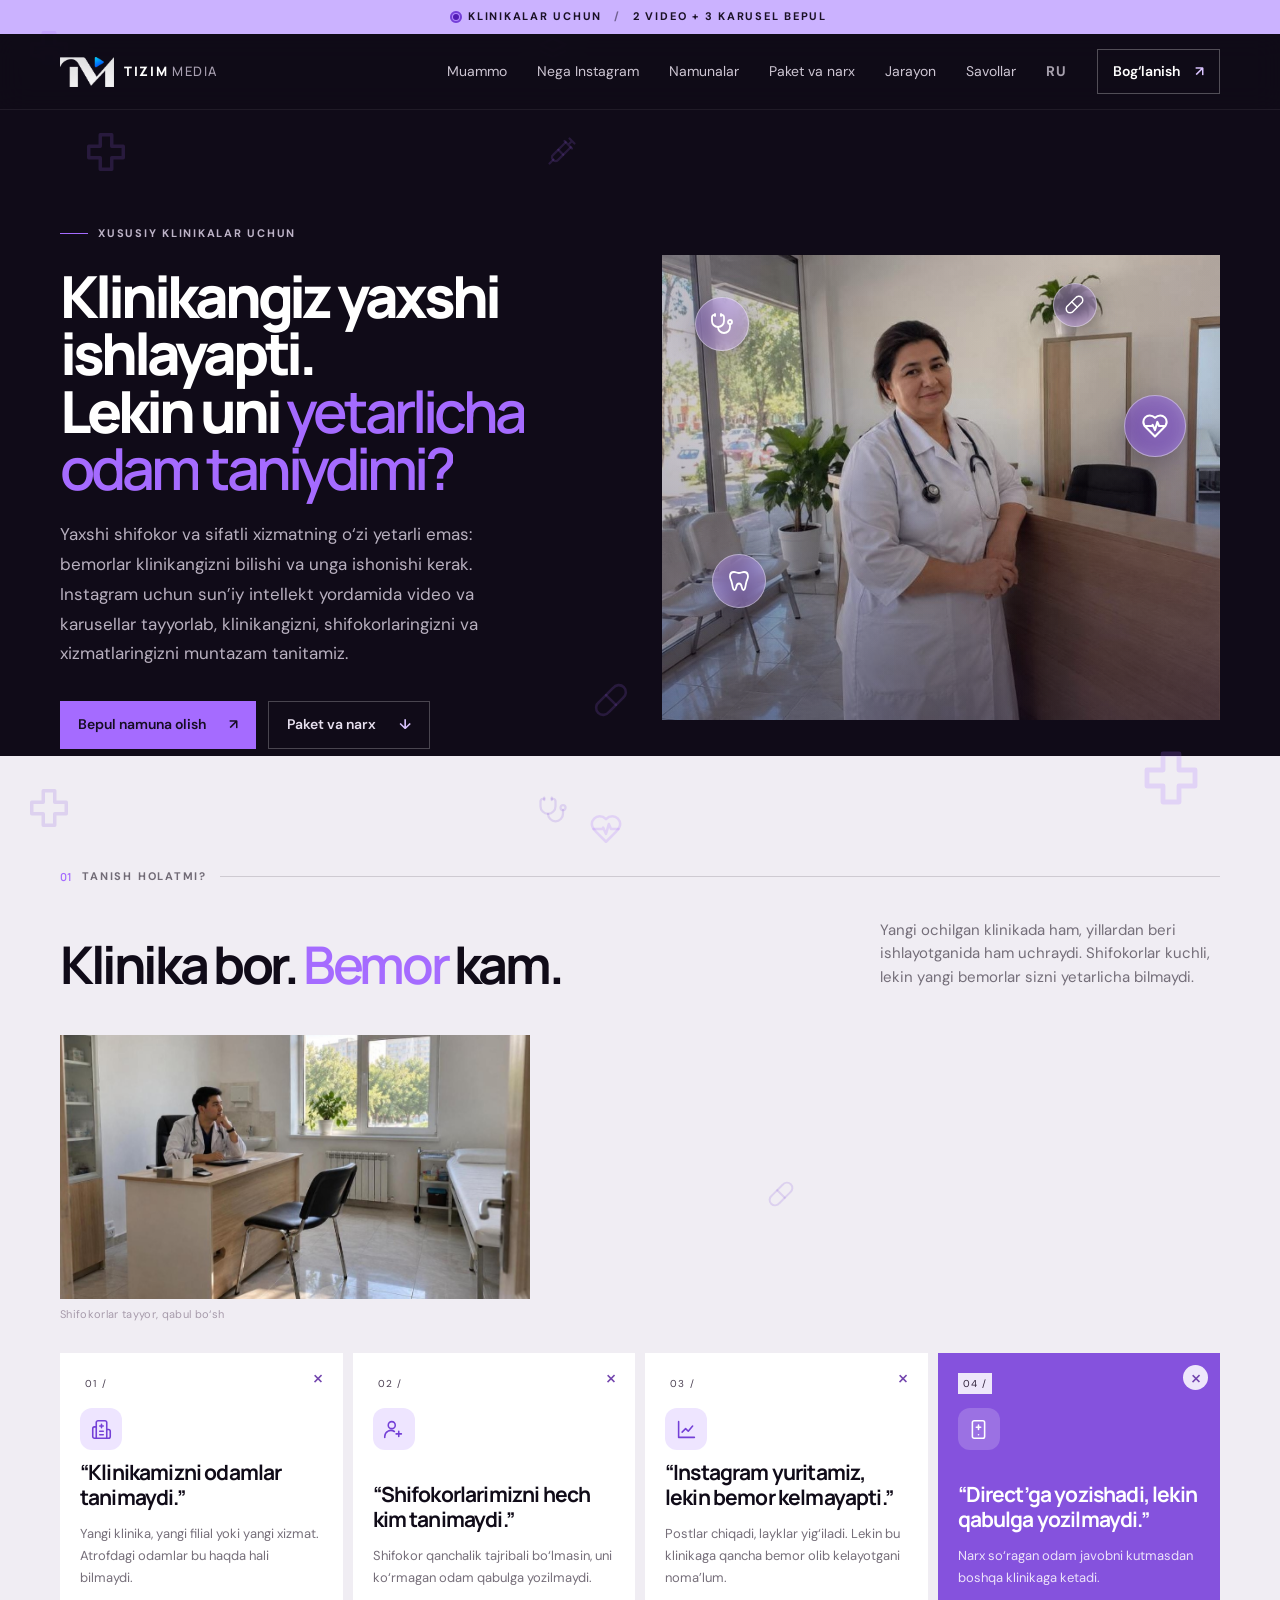
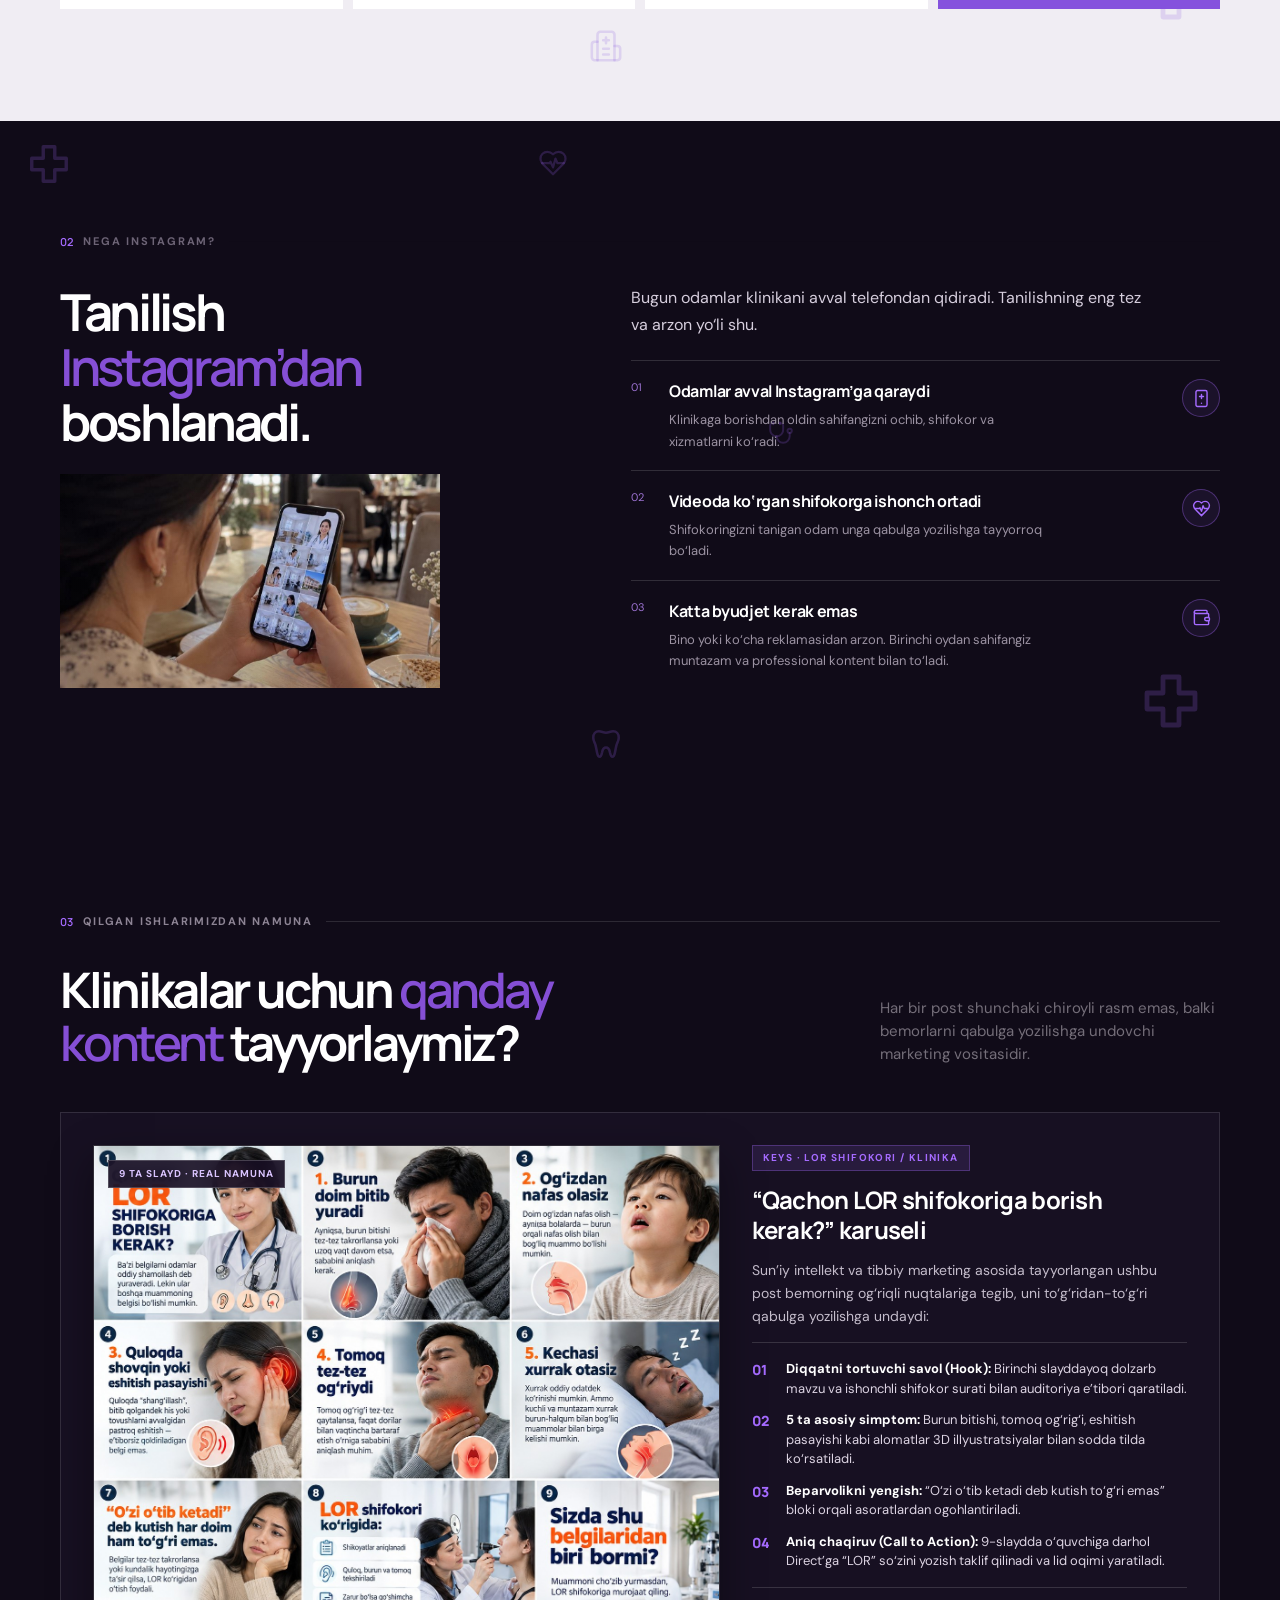
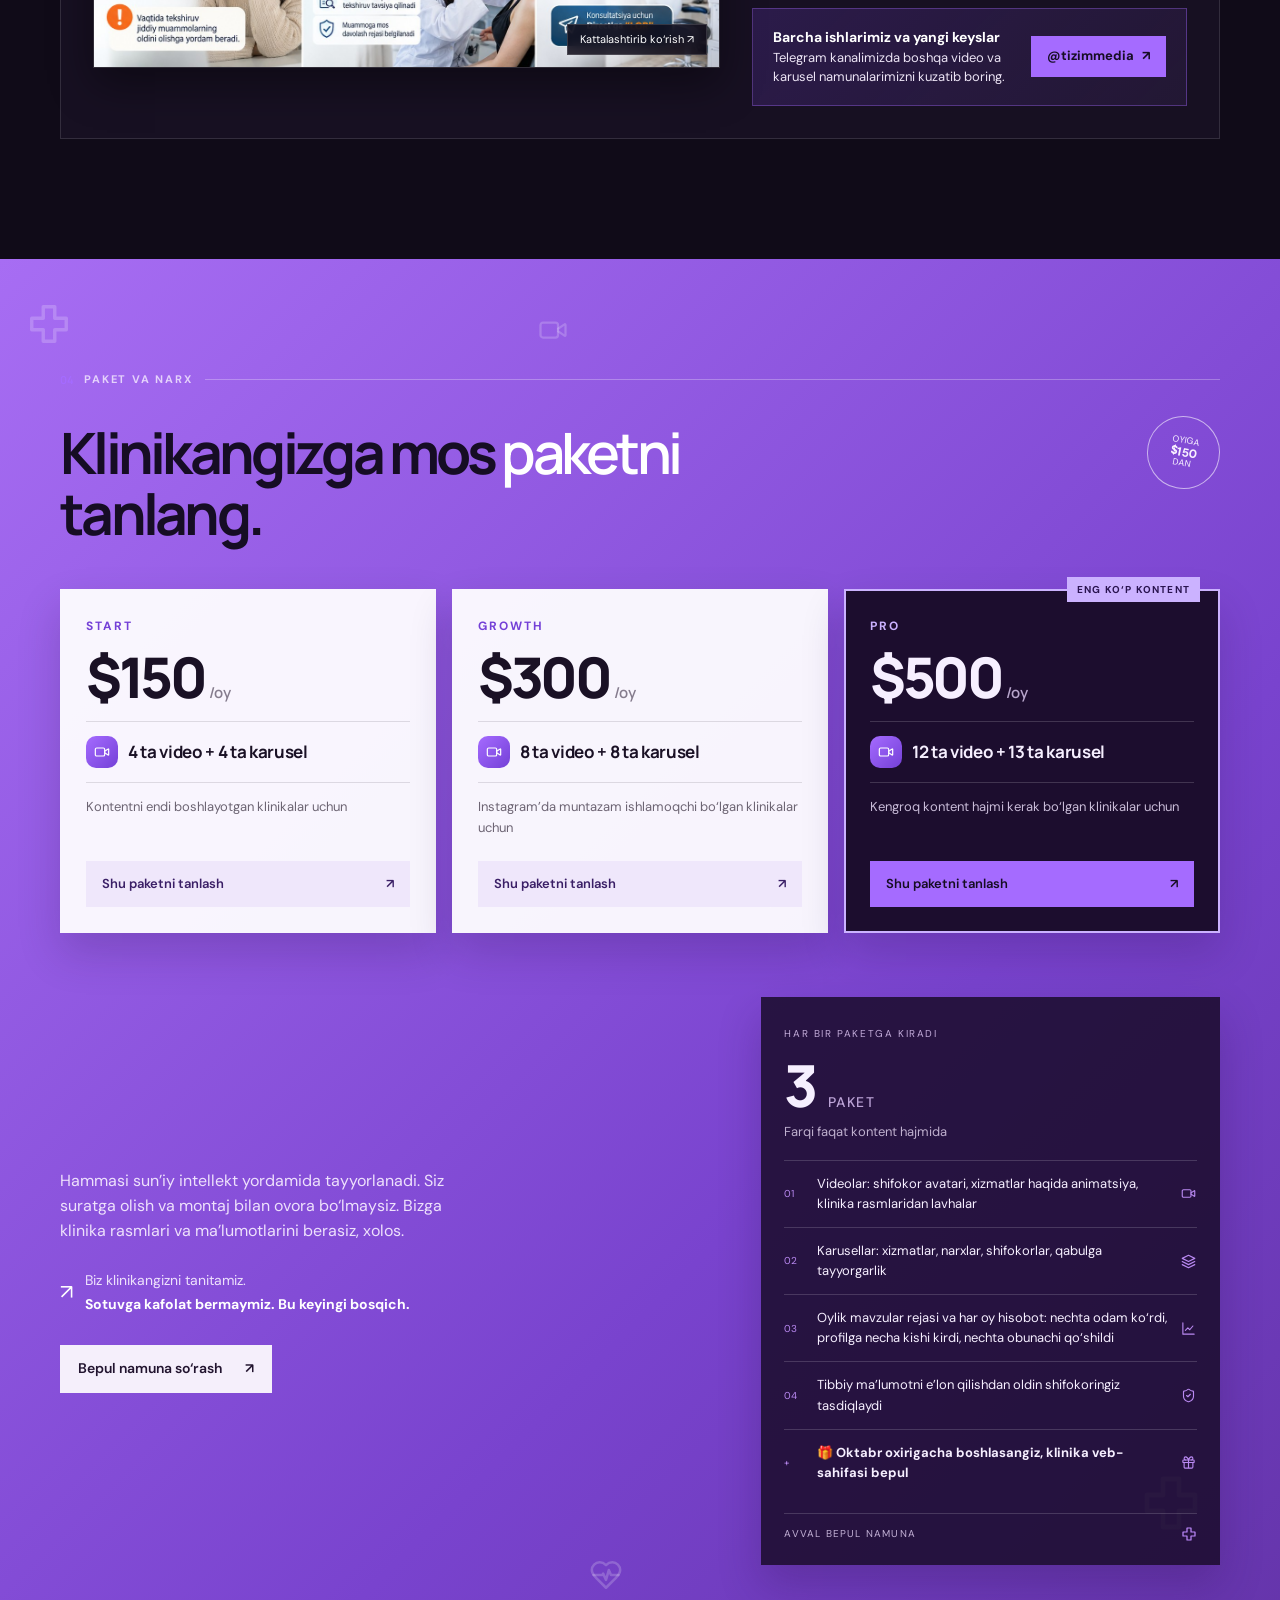
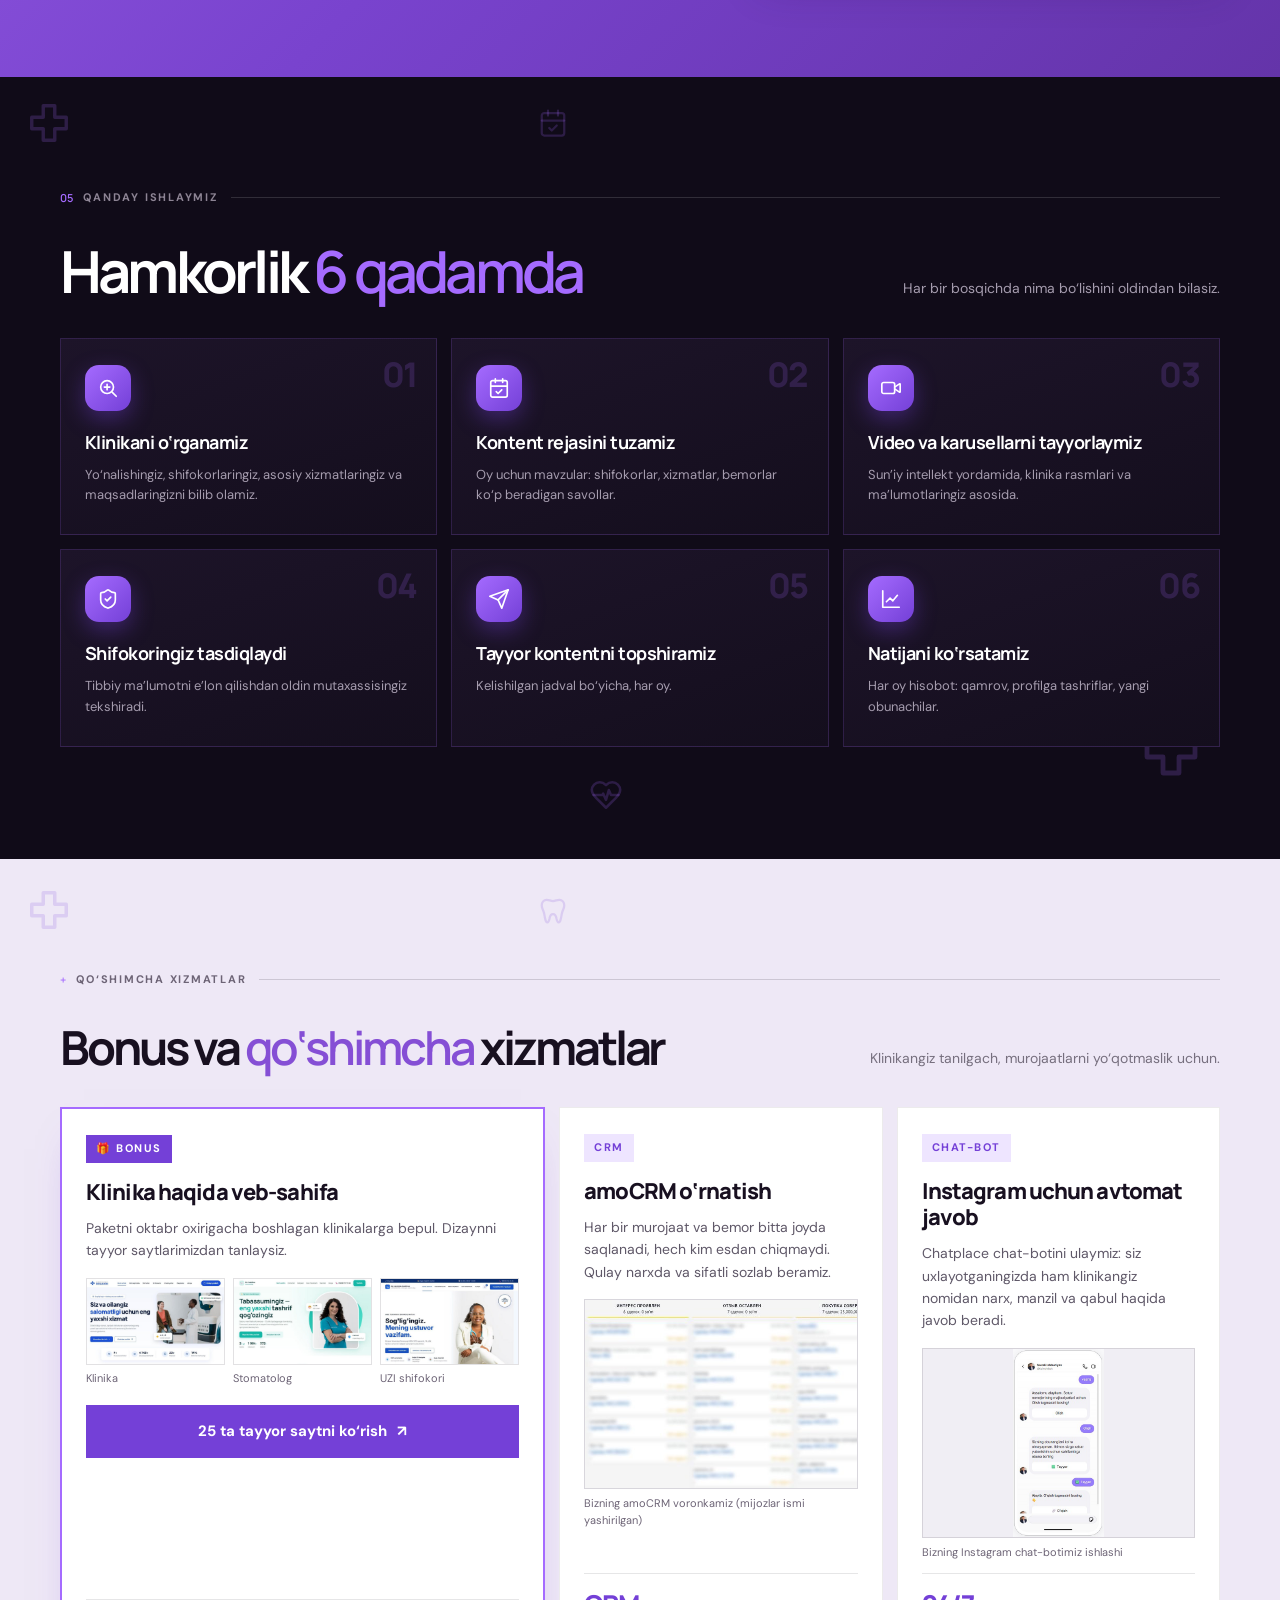
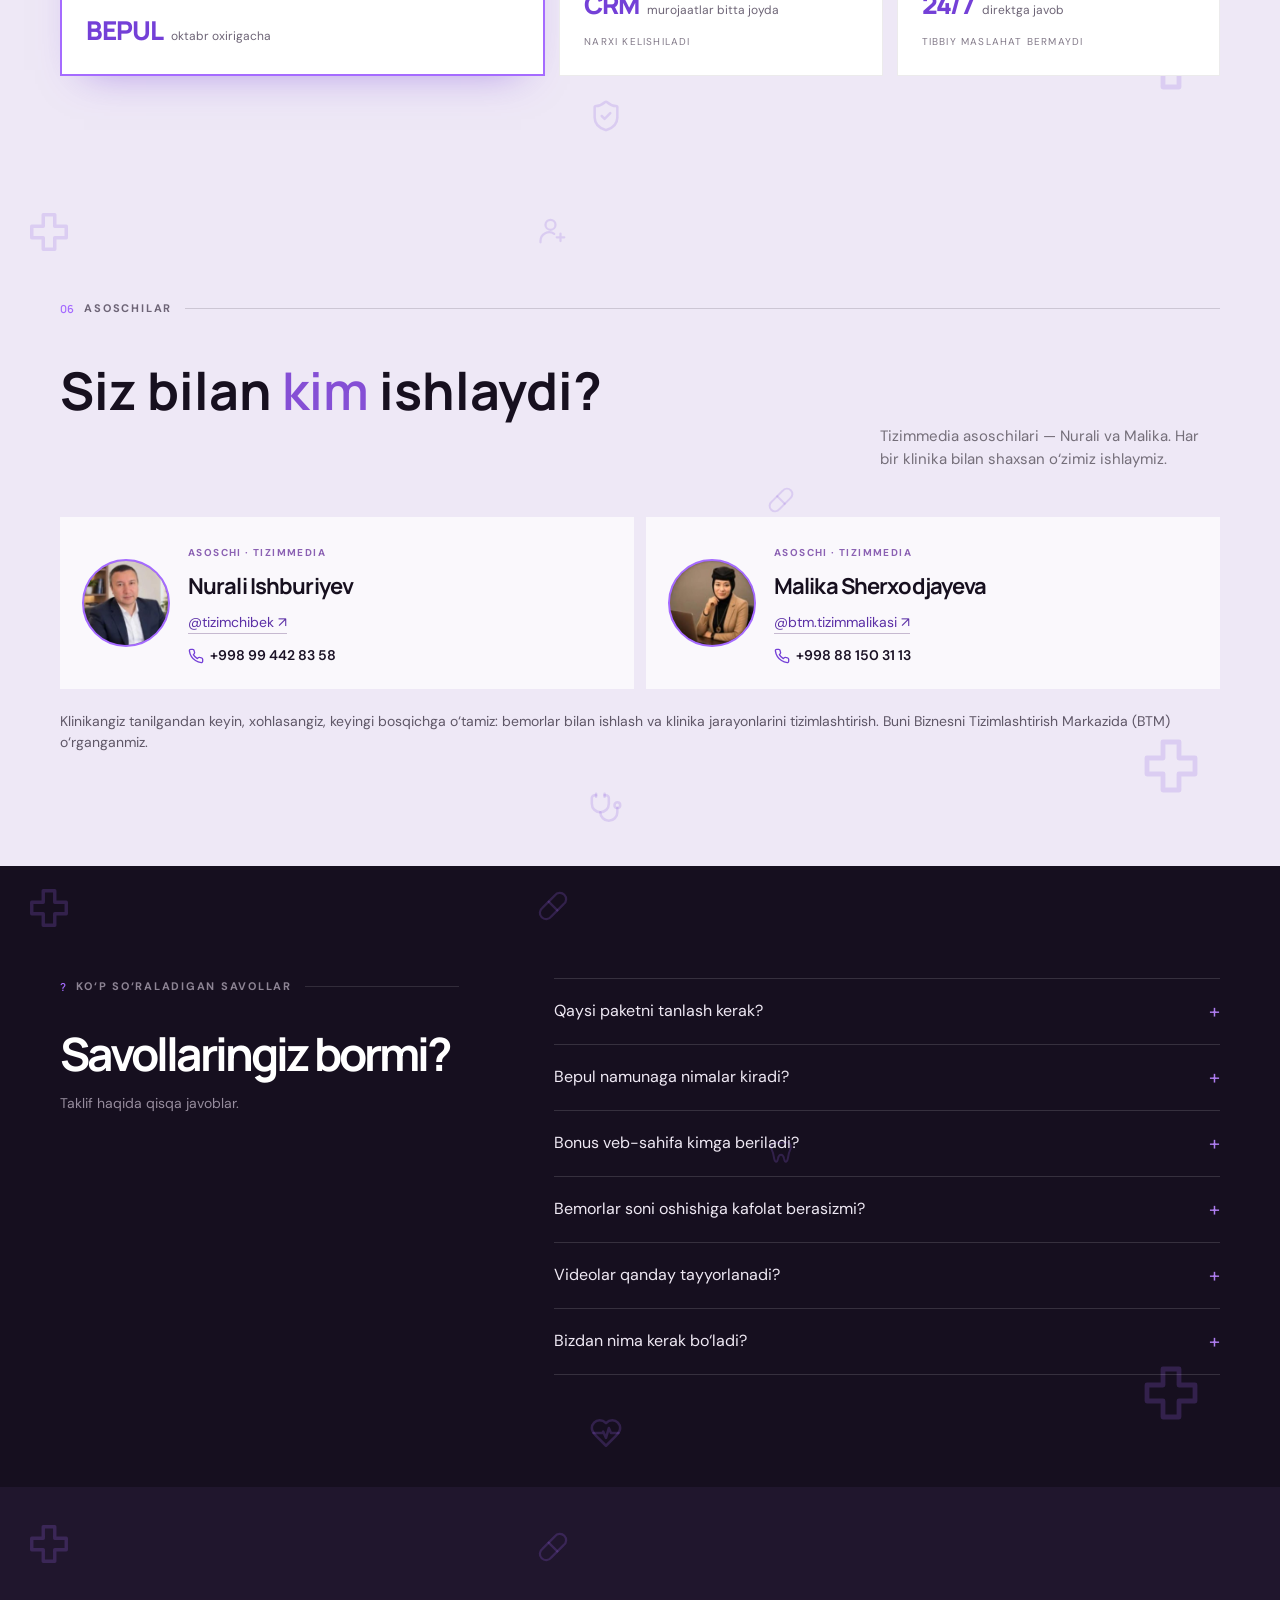
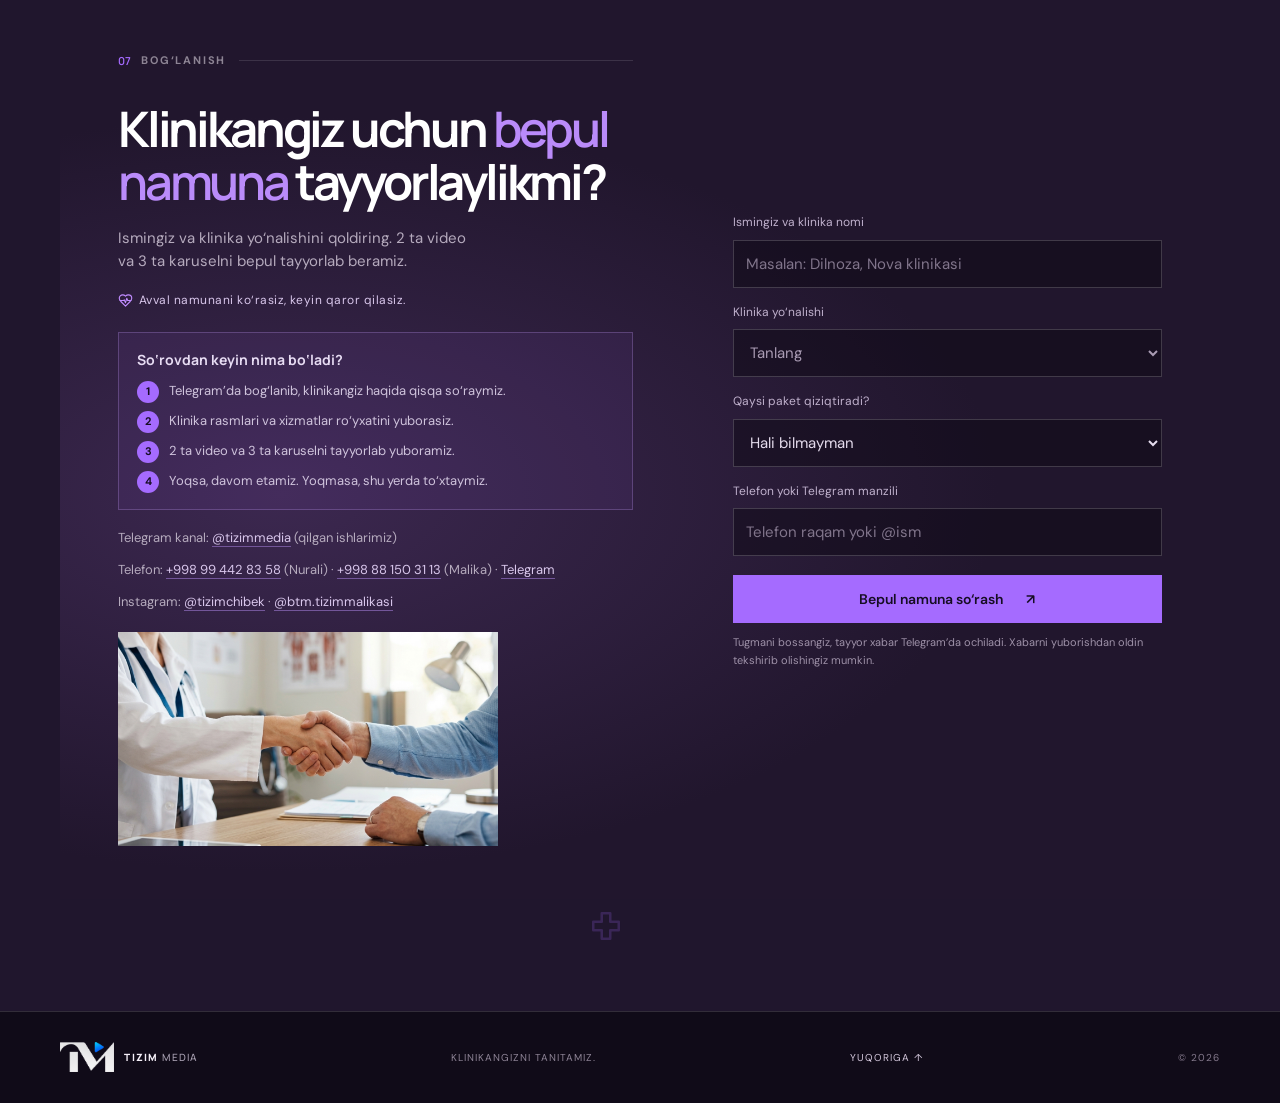
<file: index.html>
<!doctype html>
<html lang="uz">
  <head>
    <meta charset="UTF-8" />
    <meta name="viewport" content="width=device-width, initial-scale=1.0" />
    <meta name="theme-color" content="#100b18" />
    <meta name="description" content="Tizimmedia — xususiy klinikalar uchun Instagram video va karusellari, sun’iy intellekt yordamida. Oylik paketlar $150 dan: 4 tadan 12 tagacha video va karusel. Avval bepul namuna." />
    <title>Tizimmedia — klinikangizni Instagram’da tanitamiz</title>
    <link rel="canonical" href="https://taklif.tizimchibek.uz/" />
    <link rel="alternate" hreflang="uz" href="https://taklif.tizimchibek.uz/" />
    <link rel="alternate" hreflang="ru" href="https://taklif.tizimchibek.uz/ru/" />
    <meta property="og:type" content="website" />
    <meta property="og:site_name" content="Tizimmedia" />
    <meta property="og:locale" content="uz_UZ" />
    <meta property="og:url" content="https://taklif.tizimchibek.uz/" />
    <meta property="og:title" content="Tizimmedia — klinikangizni Instagram’da tanitamiz" />
    <meta property="og:description" content="Start, Growth va Pro paketlari — oyiga $150 dan. Avval 2 ta video va 3 ta karusel bepul." />
    <meta property="og:image" content="https://taklif.tizimchibek.uz/og-image.png?v=3" />
    <meta property="og:image:width" content="1200" />
    <meta property="og:image:height" content="630" />
    <meta name="twitter:card" content="summary_large_image" />
    <meta name="twitter:image" content="https://taklif.tizimchibek.uz/og-image.png?v=3" />
    <link rel="icon" type="image/png" href="./favicon.png" />
    <link rel="preconnect" href="https://fonts.googleapis.com" />
    <link rel="preconnect" href="https://fonts.gstatic.com" crossorigin />
    <link href="https://fonts.googleapis.com/css2?family=DM+Sans:wght@400;500;600;700&family=Manrope:wght@400;500;600;700;800&display=swap" rel="stylesheet" />
    <link rel="stylesheet" href="styles.css?v=20261010c" />
    <link rel="stylesheet" href="motion.css?v=20261010c" />
    <script src="app.js?v=20261010c" defer></script>
  </head>
  <body>
    <svg class="icon-sprite" width="0" height="0" aria-hidden="true" focusable="false"><defs><symbol id="i-stetho" viewBox="0 0 24 24"><path d="M11 2v2M5 2v2"/><path d="M5 3H4a2 2 0 0 0-2 2v4a6 6 0 0 0 12 0V5a2 2 0 0 0-2-2h-1"/><path d="M8 15a6 6 0 0 0 12 0v-3"/><circle cx="20" cy="10" r="2"/></symbol><symbol id="i-heart" viewBox="0 0 24 24"><path d="M19 14c1.5-1.5 3-3.2 3-5.5A5.5 5.5 0 0 0 16.5 3c-1.8 0-3 .5-4.5 2-1.5-1.5-2.7-2-4.5-2A5.5 5.5 0 0 0 2 8.5c0 2.3 1.5 4 3 5.5l7 7Z"/><path d="M3.2 12h6.3l.5-1 2 4.5 2-7 1.5 3.5h5.3"/></symbol><symbol id="i-tooth" viewBox="0 0 24 24"><path d="M7 3C4.5 3 3 5 3 7.5c0 2 1 3.5 1.5 5 .6 2 .8 4 1.3 6 .3 1.3.8 2.5 1.7 2.5 1.2 0 1.4-1.6 1.7-3 .3-1.6.7-3.5 2.8-3.5s2.5 1.9 2.8 3.5c.3 1.4.5 3 1.7 3 .9 0 1.4-1.2 1.7-2.5.5-2 .7-4 1.3-6 .5-1.5 1.5-3 1.5-5C21 5 19.5 3 17 3c-2 0-3 1-5 1S9 3 7 3Z"/></symbol><symbol id="i-pill" viewBox="0 0 24 24"><path d="m10.5 20.5 10-10a5 5 0 1 0-7-7l-10 10a5 5 0 1 0 7 7Z"/><path d="m8.5 8.5 7 7"/></symbol><symbol id="i-cross" viewBox="0 0 24 24"><path d="M9 3h6v6h6v6h-6v6H9v-6H3V9h6z"/></symbol><symbol id="i-hospital" viewBox="0 0 24 24"><path d="M12 6v4M14 8h-4M14 14h-4M14 18h-4"/><path d="M18 12h2a2 2 0 0 1 2 2v6a2 2 0 0 1-2 2H4a2 2 0 0 1-2-2v-9a2 2 0 0 1 2-2h2"/><path d="M18 22V4a2 2 0 0 0-2-2H8a2 2 0 0 0-2 2v18"/></symbol><symbol id="i-eyeoff" viewBox="0 0 24 24"><path d="M10.7 5.1A10.7 10.7 0 0 1 22 12a13 13 0 0 1-1.7 2.7"/><path d="M14.1 14.2a3 3 0 0 1-4.2-4.2"/><path d="M17.5 17.5A10.7 10.7 0 0 1 2 12a13.2 13.2 0 0 1 4.5-5.5"/><path d="m2 2 20 20"/></symbol><symbol id="i-doctor" viewBox="0 0 24 24"><circle cx="10" cy="7" r="4"/><path d="M2 21v-1a7 7 0 0 1 11-5.7"/><path d="M18 14v6M15 17h6"/></symbol><symbol id="i-phone" viewBox="0 0 24 24"><rect x="5" y="2" width="14" height="20" rx="2"/><path d="M12 18h.01"/><path d="M12 7v5M9.5 9.5h5"/></symbol><symbol id="i-wallet" viewBox="0 0 24 24"><path d="M19 7V4a1 1 0 0 0-1-1H5a2 2 0 0 0 0 4h15a1 1 0 0 1 1 1v4h-3a2 2 0 0 0 0 4h3a1 1 0 0 0 1-1v-2a1 1 0 0 0-1-1"/><path d="M3 5v14a2 2 0 0 0 2 2h15a1 1 0 0 0 1-1v-4"/></symbol><symbol id="i-video" viewBox="0 0 24 24"><path d="m16 13 5.2 3.5a.5.5 0 0 0 .8-.4V7.9a.5.5 0 0 0-.8-.4L16 11"/><rect x="2" y="6" width="14" height="12" rx="2"/></symbol><symbol id="i-layers" viewBox="0 0 24 24"><path d="m12 2 10 5-10 5L2 7z"/><path d="m2 17 10 5 10-5M2 12l10 5 10-5"/></symbol><symbol id="i-chart" viewBox="0 0 24 24"><path d="M3 3v18h18"/><path d="m7 15 4-4 3 3 5-6"/></symbol><symbol id="i-shield" viewBox="0 0 24 24"><path d="M20 13c0 5-3.5 7.5-7.7 8.9a1 1 0 0 1-.6 0C7.5 20.5 4 18 4 13V6a1 1 0 0 1 1-1c2 0 4.5-1.2 6.2-2.7a1.2 1.2 0 0 1 1.6 0C14.5 3.8 17 5 19 5a1 1 0 0 1 1 1z"/><path d="m9 12 2 2 4-4"/></symbol><symbol id="i-gift" viewBox="0 0 24 24"><rect x="3" y="8" width="18" height="4" rx="1"/><path d="M12 8v13M19 12v7a2 2 0 0 1-2 2H7a2 2 0 0 1-2-2v-7"/><path d="M7.5 8a2.5 2.5 0 0 1 0-5C9 3 11 5 12 8c1-3 3-5 4.5-5a2.5 2.5 0 0 1 0 5"/></symbol><symbol id="i-syringe" viewBox="0 0 24 24"><path d="m18 2 4 4M17 7l3-3M14 4l6 6"/><path d="M19 9 8.7 19.3c-1 1-2.5 1-3.4 0l-.6-.6c-1-1-1-2.5 0-3.4L15 5"/><path d="m9 11 4 4M5 19l-3 3"/></symbol><symbol id="i-search" viewBox="0 0 24 24"><circle cx="11" cy="11" r="7"/><path d="m21 21-4.3-4.3"/><path d="M11 8v6M8 11h6"/></symbol><symbol id="i-calendar" viewBox="0 0 24 24"><rect x="3" y="4" width="18" height="18" rx="2"/><path d="M16 2v4M8 2v4M3 10h18"/><path d="m9 16 2 2 4-4"/></symbol><symbol id="i-send" viewBox="0 0 24 24"><path d="M22 2 11 13"/><path d="M22 2 15 22l-4-9-9-4z"/></symbol></defs></svg>
    <div class="announcement"><span class="announcement-dot"></span> KLINIKALAR UCHUN <span class="announcement-divider">/</span> 2 VIDEO + 3 KARUSEL BEPUL</div>
    <header class="site-header">
      <a class="brand" href="#top" aria-label="Bosh sahifaga qaytish"><span class="brand-mark"><img src="./logo-mark.png" alt="Tizimmedia logotipi" /></span><span>TIZIM<span class="brand-light">MEDIA</span></span></a>
      <button class="menu-toggle" aria-label="Menyuni ochish" data-open-label="Menyuni ochish" data-close-label="Menyuni yopish" aria-expanded="false"><span></span><span></span></button>
      <nav class="main-nav" aria-label="Asosiy menyu">
        <a href="#muammo">Muammo</a><a href="#instagram">Nega Instagram</a><a href="#namunalar">Namunalar</a><a href="#taklif">Paket va narx</a><a href="#jarayon">Jarayon</a><a href="#savollar">Savollar</a><a class="nav-lang" href="./ru/" lang="ru" hreflang="ru" aria-label="Русская версия">RU</a>
        <a class="nav-cta" href="#aloqa">Bog‘lanish <span>↗</span></a>
      </nav>
    </header>

    <main id="top">
      <section class="hero section-wrap"><div class="med-bg" aria-hidden="true"><span><svg class="ico" aria-hidden="true"><use href="#i-cross"/></svg></span><span><svg class="ico" aria-hidden="true"><use href="#i-syringe"/></svg></span><span><svg class="ico" aria-hidden="true"><use href="#i-cross"/></svg></span><span><svg class="ico" aria-hidden="true"><use href="#i-pill"/></svg></span><span><svg class="ico" aria-hidden="true"><use href="#i-stetho"/></svg></span></div>
        <div class="hero-copy">
          <div class="eyebrow"><span class="eyebrow-line"></span> XUSUSIY KLINIKALAR UCHUN</div>
          <h1>Klinikangiz yaxshi ishlayapti.<br />Lekin uni <span>yetarlicha odam</span> <span>taniydimi?</span></h1>
          <p class="hero-lead">Yaxshi shifokor va sifatli xizmatning o‘zi yetarli emas: bemorlar klinikangizni bilishi va unga ishonishi kerak. Instagram uchun sun’iy intellekt yordamida video va karusellar tayyorlab, klinikangizni, shifokorlaringizni va xizmatlaringizni muntazam tanitamiz.</p>
          <div class="hero-actions"><a class="button button-primary" href="#aloqa">Bepul namuna olish <span>↗</span></a><a class="button button-quiet" href="#taklif">Paket va narx <span>↓</span></a></div>
        </div>
        <div class="hero-art" aria-label="Klinika Instagram sahifasi namunasi">
          <div class="art-glow"></div><div class="med-float" aria-hidden="true"><span class="med-chip chip-a"><svg class="ico" aria-hidden="true"><use href="#i-stetho"/></svg></span><span class="med-chip chip-b"><svg class="ico" aria-hidden="true"><use href="#i-heart"/></svg></span><span class="med-chip chip-c"><svg class="ico" aria-hidden="true"><use href="#i-tooth"/></svg></span><span class="med-chip chip-d"><svg class="ico" aria-hidden="true"><use href="#i-pill"/></svg></span><svg class="ecg" viewBox="0 0 600 70" preserveAspectRatio="none"><path d="M0 40h150l10-14 12 30 14-52 14 46 10-10h130l10-14 12 30 14-52 14 46 10-10H600"/></svg></div><div class="orbit orbit-one"></div><div class="orbit orbit-two"></div>
          <div class="art-cross">+</div>
          <div class="art-note note-top"><span class="note-icon">✳</span><span>KLINIKANI<br /><b>TANITAMIZ</b></span></div>
          <div class="phone-card">
            <div class="phone-top"><span class="phone-camera"></span><span>KLINIKA SAHIFASI</span><span>•••</span></div>
            <div class="phone-image"><div class="image-halo"></div><div class="doctor-shape"><span class="doctor-head"></span><span class="doctor-body"></span></div><span class="image-caption">SHIFOKOR<br />TANISHTIRUVI</span><span class="image-tag">AI VIDEO</span></div>
            <div class="phone-controls"><span>♡</span><span>◇</span><span>⌑</span><span class="control-save">▱</span></div>
            <div class="phone-text"><b>Shifokorimiz bilan tanishing</b><br /><span>Tajriba, xizmatlar, qabul vaqti</span></div>
          </div>
          <div class="art-note note-bottom"><span class="note-label">BEPUL NAMUNA</span><strong>05 <small>TA</small></strong><span>2 video + 3 karusel</span><a href="#aloqa" aria-label="Bepul namunaga o‘tish">↗</a></div>
        </div>
      </section>

      <section class="problem section-pad" id="muammo"><div class="med-bg" aria-hidden="true"><span><svg class="ico" aria-hidden="true"><use href="#i-cross"/></svg></span><span><svg class="ico" aria-hidden="true"><use href="#i-stetho"/></svg></span><span><svg class="ico" aria-hidden="true"><use href="#i-cross"/></svg></span><span><svg class="ico" aria-hidden="true"><use href="#i-hospital"/></svg></span><span><svg class="ico" aria-hidden="true"><use href="#i-pill"/></svg></span></div>
        <div class="section-wrap"><div class="section-kicker"><span>01</span> TANISH HOLATMI? <i></i></div><div class="problem-head"><h2>Klinika bor. <em>Bemor</em> kam.</h2><p>Yangi ochilgan klinikada ham, yillardan beri ishlayotganida ham uchraydi. Shifokorlar kuchli, lekin yangi bemorlar sizni yetarlicha bilmaydi.</p></div>
          <figure class="section-photo"><img src="./muammo-2.jpg" alt="Klinikaning bo‘sh qabulxonasi" loading="lazy" /><figcaption>Shifokorlar tayyor, qabul bo‘sh</figcaption></figure>
          <div class="problem-grid">
            <article class="problem-card"><span class="card-symbol">01 /</span><span class="problem-x">×</span><span class="card-ico"><svg class="ico" aria-hidden="true"><use href="#i-hospital"/></svg></span><h3>“Klinikamizni odamlar tanimaydi.”</h3><p>Yangi klinika, yangi filial yoki yangi xizmat. Atrofdagi odamlar bu haqda hali bilmaydi.</p></article><article class="problem-card"><span class="card-symbol">02 /</span><span class="problem-x">×</span><span class="card-ico"><svg class="ico" aria-hidden="true"><use href="#i-doctor"/></svg></span><h3>“Shifokorlarimizni hech kim tanimaydi.”</h3><p>Shifokor qanchalik tajribali bo‘lmasin, uni ko‘rmagan odam qabulga yozilmaydi.</p></article><article class="problem-card"><span class="card-symbol">03 /</span><span class="problem-x">×</span><span class="card-ico"><svg class="ico" aria-hidden="true"><use href="#i-chart"/></svg></span><h3>“Instagram yuritamiz, lekin bemor kelmayapti.”</h3><p>Postlar chiqadi, layklar yig‘iladi. Lekin bu klinikaga qancha bemor olib kelayotgani noma’lum.</p></article><article class="problem-card problem-card-violet"><span class="card-symbol">04 /</span><span class="problem-x">×</span><span class="card-ico"><svg class="ico" aria-hidden="true"><use href="#i-phone"/></svg></span><h3>“Direct’ga yozishadi, lekin qabulga yozilmaydi.”</h3><p>Narx so‘ragan odam javobni kutmasdan boshqa klinikaga ketadi.</p></article>
          </div>
        </div>
      </section>

      <section class="advantages section-pad" id="instagram"><div class="med-bg" aria-hidden="true"><span><svg class="ico" aria-hidden="true"><use href="#i-cross"/></svg></span><span><svg class="ico" aria-hidden="true"><use href="#i-heart"/></svg></span><span><svg class="ico" aria-hidden="true"><use href="#i-cross"/></svg></span><span><svg class="ico" aria-hidden="true"><use href="#i-tooth"/></svg></span><span><svg class="ico" aria-hidden="true"><use href="#i-stetho"/></svg></span></div><div class="section-wrap"><div class="section-kicker"><span>02</span> NEGA INSTAGRAM? <i></i></div><div class="advantage-layout"><h2>Tanilish <em>Instagram’dan</em> boshlanadi.</h2><div class="advantage-list"><p class="advantage-lead">Bugun odamlar klinikani avval telefondan qidiradi. Tanilishning eng tez va arzon yo‘li shu.</p><article><span>01</span><div><h3>Odamlar avval Instagram’ga qaraydi</h3><p>Klinikaga borishdan oldin sahifangizni ochib, shifokor va xizmatlarni ko‘radi.</p></div><span class="advantage-mark"><svg class="ico" aria-hidden="true"><use href="#i-phone"/></svg></span></article><article><span>02</span><div><h3>Videoda ko‘rgan shifokorga ishonch ortadi</h3><p>Shifokoringizni tanigan odam unga qabulga yozilishga tayyorroq bo‘ladi.</p></div><span class="advantage-mark"><svg class="ico" aria-hidden="true"><use href="#i-heart"/></svg></span></article><article><span>03</span><div><h3>Katta byudjet kerak emas</h3><p>Bino yoki ko‘cha reklamasidan arzon. Birinchi oydan sahifangiz muntazam va professional kontent bilan to‘ladi.</p></div><span class="advantage-mark"><svg class="ico" aria-hidden="true"><use href="#i-wallet"/></svg></span></article></div></div></div></section>

      <section class="showcase section-pad" id="namunalar">
        <div class="med-bg" aria-hidden="true"><span><svg class="ico" aria-hidden="true"><use href="#i-cross"/></svg></span><span><svg class="ico" aria-hidden="true"><use href="#i-layers"/></svg></span><span><svg class="ico" aria-hidden="true"><use href="#i-cross"/></svg></span><span><svg class="ico" aria-hidden="true"><use href="#i-heart"/></svg></span><span><svg class="ico" aria-hidden="true"><use href="#i-pill"/></svg></span></div>
        <div class="section-wrap">
          <div class="section-kicker"><span>03</span> QILGAN ISHLARIMIZDAN NAMUNA <i></i></div>
          <div class="problem-head">
            <h2>Klinikalar uchun <em>qanday kontent</em> tayyorlaymiz?</h2>
            <p>Har bir post shunchaki chiroyli rasm emas, balki bemorlarni qabulga yozilishga undovchi marketing vositasidir.</p>
          </div>

          <div class="case-card">
            <a class="case-preview" href="./lor-karusel.png" target="_blank" rel="noopener noreferrer" title="To‘liq o‘lchamda ko‘rish uchun bosing">
              <span class="case-badge">9 TA SLAYD · REAL NAMUNA</span>
              <img src="./lor-karusel.jpg" alt="LOR shifokori uchun 9 slayddan iborat karusel namunasi" loading="lazy" />
              <span class="case-zoom-hint">Kattalashtirib ko‘rish ↗</span>
            </a>

            <div class="case-body">
              <span class="case-tag">KEYS · LOR SHIFOKORI / KLINIKA</span>
              <h3>“Qachon LOR shifokoriga borish kerak?” karuseli</h3>
              <p class="case-intro">Sun’iy intellekt va tibbiy marketing asosida tayyorlangan ushbu post bemorning og‘riqli nuqtalariga tegib, uni to‘g‘ridan-to‘g‘ri qabulga yozilishga undaydi:</p>

              <div class="case-points">
                <div class="case-point">
                  <span class="case-point-num">01</span>
                  <div><b>Diqqatni tortuvchi savol (Hook):</b> Birinchi slayddayoq dolzarb mavzu va ishonchli shifokor surati bilan auditoriya e’tibori qaratiladi.</div>
                </div>
                <div class="case-point">
                  <span class="case-point-num">02</span>
                  <div><b>5 ta asosiy simptom:</b> Burun bitishi, tomoq og‘rig‘i, eshitish pasayishi kabi alomatlar 3D illyustratsiyalar bilan sodda tilda ko‘rsatiladi.</div>
                </div>
                <div class="case-point">
                  <span class="case-point-num">03</span>
                  <div><b>Beparvolikni yengish:</b> “O‘zi o‘tib ketadi deb kutish to‘g‘ri emas” bloki orqali asoratlardan ogohlantiriladi.</div>
                </div>
                <div class="case-point">
                  <span class="case-point-num">04</span>
                  <div><b>Aniq chaqiruv (Call to Action):</b> 9-slaydda o‘quvchiga darhol Direct’ga “LOR” so‘zini yozish taklif qilinadi va lid oqimi yaratiladi.</div>
                </div>
              </div>

              <div class="case-tg-banner">
                <div class="case-tg-text">
                  <b>Barcha ishlarimiz va yangi keyslar</b>
                  <span>Telegram kanalimizda boshqa video va karusel namunalarimizni kuzatib boring.</span>
                </div>
                <a class="case-tg-link" href="https://t.me/tizimmedia" target="_blank" rel="noopener noreferrer">@tizimmedia <span>↗</span></a>
              </div>
            </div>
          </div>
        </div>
      </section>

      <section class="offer section-pad" id="taklif"><div class="med-bg" aria-hidden="true"><span><svg class="ico" aria-hidden="true"><use href="#i-cross"/></svg></span><span><svg class="ico" aria-hidden="true"><use href="#i-video"/></svg></span><span><svg class="ico" aria-hidden="true"><use href="#i-cross"/></svg></span><span><svg class="ico" aria-hidden="true"><use href="#i-heart"/></svg></span><span><svg class="ico" aria-hidden="true"><use href="#i-syringe"/></svg></span></div><div class="section-wrap"><div class="section-kicker"><span>04</span> PAKET VA NARX <i></i></div><div class="tariff-head"><h2>Klinikangizga mos <em>paketni</em><br />tanlang.</h2><div class="offer-sticker">OYIGA<br /><span>$150</span>DAN</div></div><div class="tariff-grid"><article class="tariff"><span class="tariff-name">Start</span><div class="tariff-price">$150<span>/oy</span></div><div class="tariff-amount"><span class="tariff-ico"><svg class="ico" aria-hidden="true"><use href="#i-video"/></svg></span>4 ta video + 4 ta karusel</div><p>Kontentni endi boshlayotgan klinikalar uchun</p><a class="tariff-btn" href="#aloqa" data-package="Start">Shu paketni tanlash <span>↗</span></a></article><article class="tariff"><span class="tariff-name">Growth</span><div class="tariff-price">$300<span>/oy</span></div><div class="tariff-amount"><span class="tariff-ico"><svg class="ico" aria-hidden="true"><use href="#i-video"/></svg></span>8 ta video + 8 ta karusel</div><p>Instagram’da muntazam ishlamoqchi bo‘lgan klinikalar uchun</p><a class="tariff-btn" href="#aloqa" data-package="Growth">Shu paketni tanlash <span>↗</span></a></article><article class="tariff tariff-pro"><span class="tariff-badge">ENG KO‘P KONTENT</span><span class="tariff-name">Pro</span><div class="tariff-price">$500<span>/oy</span></div><div class="tariff-amount"><span class="tariff-ico"><svg class="ico" aria-hidden="true"><use href="#i-video"/></svg></span>12 ta video + 13 ta karusel</div><p>Kengroq kontent hajmi kerak bo‘lgan klinikalar uchun</p><a class="tariff-btn" href="#aloqa" data-package="Pro">Shu paketni tanlash <span>↗</span></a></article></div><div class="offer-layout"><div class="offer-copy"><p>Hammasi sun’iy intellekt yordamida tayyorlanadi. Siz suratga olish va montaj bilan ovora bo‘lmaysiz. Bizga klinika rasmlari va ma’lumotlarini berasiz, xolos.</p><div class="offer-choice"><span class="choice-icon">↗</span><span>Biz klinikangizni tanitamiz.<br /><b>Sotuvga kafolat bermaymiz. Bu keyingi bosqich.</b></span></div><a class="button button-light" href="#aloqa">Bepul namuna so‘rash <span>↗</span></a></div><div class="offer-includes"><span class="offer-overline">HAR BIR PAKETGA KIRADI</span><div class="offer-count offer-count-small">3 <span>PAKET</span></div><p>Farqi faqat kontent hajmida</p><div class="include-row"><span>01</span><span>Videolar: shifokor avatari, xizmatlar haqida animatsiya, klinika rasmlaridan lavhalar</span><span class="include-ico"><svg class="ico" aria-hidden="true"><use href="#i-video"/></svg></span></div><div class="include-row"><span>02</span><span>Karusellar: xizmatlar, narxlar, shifokorlar, qabulga tayyorgarlik</span><span class="include-ico"><svg class="ico" aria-hidden="true"><use href="#i-layers"/></svg></span></div><div class="include-row"><span>03</span><span>Oylik mavzular rejasi va har oy hisobot: nechta odam ko‘rdi, profilga necha kishi kirdi, nechta obunachi qo‘shildi</span><span class="include-ico"><svg class="ico" aria-hidden="true"><use href="#i-chart"/></svg></span></div><div class="include-row"><span>04</span><span>Tibbiy ma’lumotni e’lon qilishdan oldin shifokoringiz tasdiqlaydi</span><span class="include-ico"><svg class="ico" aria-hidden="true"><use href="#i-shield"/></svg></span></div><div class="include-row"><span>+</span><span><b>🎁 Oktabr oxirigacha boshlasangiz, klinika veb-sahifasi bepul</b></span><span class="include-ico"><svg class="ico" aria-hidden="true"><use href="#i-gift"/></svg></span></div><div class="no-strings">AVVAL BEPUL NAMUNA <span><svg class="ico" aria-hidden="true"><use href="#i-cross"/></svg></span></div></div></div></div></section>

      <section class="process section-pad" id="jarayon"><div class="med-bg" aria-hidden="true"><span><svg class="ico" aria-hidden="true"><use href="#i-cross"/></svg></span><span><svg class="ico" aria-hidden="true"><use href="#i-calendar"/></svg></span><span><svg class="ico" aria-hidden="true"><use href="#i-cross"/></svg></span><span><svg class="ico" aria-hidden="true"><use href="#i-heart"/></svg></span><span><svg class="ico" aria-hidden="true"><use href="#i-stetho"/></svg></span></div><div class="section-wrap"><div class="section-kicker"><span>05</span> QANDAY ISHLAYMIZ <i></i></div><div class="packages-head"><h2>Hamkorlik <em>6 qadamda</em></h2><p>Har bir bosqichda nima bo‘lishini oldindan bilasiz.</p></div><div class="process-grid"><article class="process-step"><span class="process-num">01</span><span class="process-ico"><svg class="ico" aria-hidden="true"><use href="#i-search"/></svg></span><h3>Klinikani o‘rganamiz</h3><p>Yo‘nalishingiz, shifokorlaringiz, asosiy xizmatlaringiz va maqsadlaringizni bilib olamiz.</p></article><article class="process-step"><span class="process-num">02</span><span class="process-ico"><svg class="ico" aria-hidden="true"><use href="#i-calendar"/></svg></span><h3>Kontent rejasini tuzamiz</h3><p>Oy uchun mavzular: shifokorlar, xizmatlar, bemorlar ko‘p beradigan savollar.</p></article><article class="process-step"><span class="process-num">03</span><span class="process-ico"><svg class="ico" aria-hidden="true"><use href="#i-video"/></svg></span><h3>Video va karusellarni tayyorlaymiz</h3><p>Sun’iy intellekt yordamida, klinika rasmlari va ma’lumotlaringiz asosida.</p></article><article class="process-step"><span class="process-num">04</span><span class="process-ico"><svg class="ico" aria-hidden="true"><use href="#i-shield"/></svg></span><h3>Shifokoringiz tasdiqlaydi</h3><p>Tibbiy ma’lumotni e’lon qilishdan oldin mutaxassisingiz tekshiradi.</p></article><article class="process-step"><span class="process-num">05</span><span class="process-ico"><svg class="ico" aria-hidden="true"><use href="#i-send"/></svg></span><h3>Tayyor kontentni topshiramiz</h3><p>Kelishilgan jadval bo‘yicha, har oy.</p></article><article class="process-step"><span class="process-num">06</span><span class="process-ico"><svg class="ico" aria-hidden="true"><use href="#i-chart"/></svg></span><h3>Natijani ko‘rsatamiz</h3><p>Har oy hisobot: qamrov, profilga tashriflar, yangi obunachilar.</p></article></div></div></section>

      <section class="packages section-pad" id="xizmatlar"><div class="med-bg" aria-hidden="true"><span><svg class="ico" aria-hidden="true"><use href="#i-cross"/></svg></span><span><svg class="ico" aria-hidden="true"><use href="#i-tooth"/></svg></span><span><svg class="ico" aria-hidden="true"><use href="#i-cross"/></svg></span><span><svg class="ico" aria-hidden="true"><use href="#i-shield"/></svg></span><span><svg class="ico" aria-hidden="true"><use href="#i-heart"/></svg></span></div><div class="section-wrap"><div class="section-kicker"><span>+</span> QO‘SHIMCHA XIZMATLAR <i></i></div><div class="packages-head"><h2>Bonus va <em>qo‘shimcha</em> xizmatlar</h2><p>Klinikangiz tanilgach, murojaatlarni yo‘qotmaslik uchun.</p></div><div class="xgrid"><article class="xcard xbonus"><span class="xtag">🎁 BONUS</span><h3>Klinika haqida veb-sahifa</h3><p>Paketni oktabr oxirigacha boshlagan klinikalarga bepul. Dizaynni tayyor saytlarimizdan tanlaysiz.</p><div class="xshots"><a href="http://web.tizimchibek.uz/02-bolajon-klinikasi/" target="_blank" rel="noopener noreferrer"><img src="./site-klinika.jpg" alt="Klinika" loading="lazy" /><span>Klinika</span></a><a href="http://web.tizimchibek.uz/17-stomatolog/" target="_blank" rel="noopener noreferrer"><img src="./site-stomatolog.jpg" alt="Stomatolog" loading="lazy" /><span>Stomatolog</span></a><a href="http://web.tizimchibek.uz/19-uzi-doktor/" target="_blank" rel="noopener noreferrer"><img src="./site-uzi.jpg" alt="UZI shifokori" loading="lazy" /><span>UZI shifokori</span></a></div><a class="xbtn" href="http://web.tizimchibek.uz/" target="_blank" rel="noopener noreferrer">25 ta tayyor saytni ko‘rish <span>↗</span></a><div class="xmeta"><b>BEPUL</b> oktabr oxirigacha</div></article><article class="xcard"><span class="xtag">CRM</span><h3>amoCRM o‘rnatish</h3><p>Har bir murojaat va bemor bitta joyda saqlanadi, hech kim esdan chiqmaydi. Qulay narxda va sifatli sozlab beramiz.</p><figure class="xshot"><img src="./shot-amocrm.jpg" alt="Bizning amoCRM voronkamiz (mijozlar ismi yashirilgan)" loading="lazy" /><figcaption>Bizning amoCRM voronkamiz (mijozlar ismi yashirilgan)</figcaption></figure><div class="xmeta"><b>CRM</b> murojaatlar bitta joyda</div><div class="xnote">NARXI KELISHILADI</div></article><article class="xcard"><span class="xtag">CHAT-BOT</span><h3>Instagram uchun avtomat javob</h3><p>Chatplace chat-botini ulaymiz: siz uxlayotganingizda ham klinikangiz nomidan narx, manzil va qabul haqida javob beradi.</p><figure class="xshot xphone"><img src="./shot-chatbot.jpg" alt="Bizning Instagram chat-botimiz ishlashi" loading="lazy" /><figcaption>Bizning Instagram chat-botimiz ishlashi</figcaption></figure><div class="xmeta"><b>24/7</b> direktga javob</div><div class="xnote">TIBBIY MASLAHAT BERMAYDI</div></article></div></div></section>

      <section class="team section-pad" id="jamoa"><div class="med-bg" aria-hidden="true"><span><svg class="ico" aria-hidden="true"><use href="#i-cross"/></svg></span><span><svg class="ico" aria-hidden="true"><use href="#i-doctor"/></svg></span><span><svg class="ico" aria-hidden="true"><use href="#i-cross"/></svg></span><span><svg class="ico" aria-hidden="true"><use href="#i-stetho"/></svg></span><span><svg class="ico" aria-hidden="true"><use href="#i-pill"/></svg></span></div><div class="section-wrap"><div class="section-kicker"><span>06</span> ASOSCHILAR <i></i></div><div class="problem-head"><h2>Siz bilan <em>kim</em> ishlaydi?</h2><p>Tizimmedia asoschilari — Nurali va Malika. Har bir klinika bilan shaxsan o‘zimiz ishlaymiz.</p></div>
        <div class="team-grid">
          <article class="team-card"><span class="team-avatar"><img src="./nurali.jpg" alt="Nurali Ishburiyev" loading="lazy" /></span><div><span class="team-role">ASOSCHI · TIZIMMEDIA</span><h3>Nurali Ishburiyev</h3><a class="team-link" href="https://www.instagram.com/tizimchibek/" target="_blank" rel="noopener noreferrer">@tizimchibek <span>↗</span></a><a class="team-phone" href="tel:+998994428358">+998 99 442 83 58</a></div></article>
          <article class="team-card"><span class="team-avatar"><img src="./malika.jpg" alt="Malika Sherxodjayeva" loading="lazy" /></span><div><span class="team-role">ASOSCHI · TIZIMMEDIA</span><h3>Malika Sherxodjayeva</h3><a class="team-link" href="https://www.instagram.com/btm.tizimmalikasi/" target="_blank" rel="noopener noreferrer">@btm.tizimmalikasi <span>↗</span></a><a class="team-phone" href="tel:+998881503113">+998 88 150 31 13</a></div></article>
        </div>
        <p class="team-note">Klinikangiz tanilgandan keyin, xohlasangiz, keyingi bosqichga o‘tamiz: bemorlar bilan ishlash va klinika jarayonlarini tizimlashtirish. Buni Biznesni Tizimlashtirish Markazida (BTM) o‘rganganmiz.</p>
      </div></section>

      <section class="faq section-pad" id="savollar"><div class="med-bg" aria-hidden="true"><span><svg class="ico" aria-hidden="true"><use href="#i-cross"/></svg></span><span><svg class="ico" aria-hidden="true"><use href="#i-pill"/></svg></span><span><svg class="ico" aria-hidden="true"><use href="#i-cross"/></svg></span><span><svg class="ico" aria-hidden="true"><use href="#i-heart"/></svg></span><span><svg class="ico" aria-hidden="true"><use href="#i-tooth"/></svg></span></div><div class="section-wrap faq-layout"><div><div class="section-kicker"><span>?</span> KO‘P SO‘RALADIGAN SAVOLLAR <i></i></div><h2>Savollaringiz bormi?</h2><p class="faq-intro">Taklif haqida qisqa javoblar.</p></div><div class="faq-list"><details><summary>Qaysi paketni tanlash kerak?<span>+</span></summary><p>Kontentni endi boshlayotgan bo‘lsangiz, Start yetarli. Instagram’da muntazam chiqmoqchi bo‘lsangiz, Growth. Bir nechta shifokor va xizmat yo‘nalishini yoritish kerak bo‘lsa, Pro. Avval bepul namunani ko‘rib, keyin tanlashingiz mumkin.</p></details><details><summary>Bepul namunaga nimalar kiradi?<span>+</span></summary><p>Klinikangizga mos 2 ta video va 3 ta karusel tayyorlaymiz. Yoqsa davom etamiz, yoqmasa shu yerda to‘xtaymiz. Davom etish shart emas.</p></details><details><summary>Bonus veb-sahifa kimga beriladi?<span>+</span></summary><p>Oylik paketni oktabr oxirigacha boshlagan klinikalarga. Dizaynni web.tizimchibek.uz dagi tayyor saytlardan tanlaysiz, biz uni klinikangiz ma’lumotlari bilan to‘ldiramiz.</p></details><details><summary>Bemorlar soni oshishiga kafolat berasizmi?<span>+</span></summary><p>Yo‘q. Bizning vazifamiz: klinikangizni tanitish, Instagram sahifangizni to‘liq va ishonchli qilish. Bemorlar oqimini tizimlashtirish alohida bosqich.</p></details><details><summary>Videolar qanday tayyorlanadi?<span>+</span></summary><p>Sun’iy intellekt yordamida. Shifokoringiz roziligi bilan uning AI-avatarini yasaymiz yoki xizmatlar haqida animatsion videolar va klinika rasmlaridan lavhalar tayyorlaymiz. Mavjud bo‘lmagan shifokor yoki bemorni ko‘rsatmaymiz.</p></details><details><summary>Bizdan nima kerak bo‘ladi?<span>+</span></summary><p>Klinika va shifokorlar rasmlari, xizmatlar va narxlar ro‘yxati, hamda tibbiy ma’lumotni tasdiqlab beradigan mutaxassis.</p></details></div></div></section>

      <section class="contact section-pad" id="aloqa"><div class="med-bg" aria-hidden="true"><span><svg class="ico" aria-hidden="true"><use href="#i-cross"/></svg></span><span><svg class="ico" aria-hidden="true"><use href="#i-pill"/></svg></span><span><svg class="ico" aria-hidden="true"><use href="#i-heart"/></svg></span><span><svg class="ico" aria-hidden="true"><use href="#i-cross"/></svg></span><span><svg class="ico" aria-hidden="true"><use href="#i-syringe"/></svg></span></div><div class="section-wrap contact-panel"><div class="contact-copy"><div class="section-kicker"><span>07</span> BOG‘LANISH <i></i></div><h2>Klinikangiz uchun <em>bepul namuna</em> tayyorlaylikmi?</h2><p>Ismingiz va klinika yo‘nalishini qoldiring. 2 ta video va 3 ta karuselni bepul tayyorlab beramiz.</p><div class="contact-note"><span class="beat"><svg class="ico" aria-hidden="true"><use href="#i-heart"/></svg></span> Avval namunani ko‘rasiz, keyin qaror qilasiz.</div><div class="after-request"><b>So‘rovdan keyin nima bo‘ladi?</b><ol><li>Telegram’da bog‘lanib, klinikangiz haqida qisqa so‘raymiz.</li><li>Klinika rasmlari va xizmatlar ro‘yxatini yuborasiz.</li><li>2 ta video va 3 ta karuselni tayyorlab yuboramiz.</li><li>Yoqsa, davom etamiz. Yoqmasa, shu yerda to‘xtaymiz.</li></ol></div><div class="contact-social">Telegram kanal: <a href="https://t.me/tizimmedia" target="_blank" rel="noopener noreferrer">@tizimmedia</a> (qilgan ishlarimiz)</div><div class="contact-social">Telefon: <a href="tel:+998994428358">+998 99 442 83 58</a> (Nurali) · <a href="tel:+998881503113">+998 88 150 31 13</a> (Malika) · <a href="https://t.me/+998994428358" target="_blank" rel="noopener noreferrer">Telegram</a></div><div class="contact-social">Instagram: <a href="https://www.instagram.com/tizimchibek/" target="_blank" rel="noopener noreferrer">@tizimchibek</a> · <a href="https://www.instagram.com/btm.tizimmalikasi/" target="_blank" rel="noopener noreferrer">@btm.tizimmalikasi</a></div></div><form class="lead-form" id="lead-form"><label for="clinic-name">Ismingiz va klinika nomi</label><input id="clinic-name" name="name" autocomplete="name" placeholder="Masalan: Dilnoza, Nova klinikasi" required /><label for="clinic-focus">Klinika yo‘nalishi</label><select id="clinic-focus" name="focus" required><option value="" disabled selected>Tanlang</option><option>Tish klinikasi</option><option>Tahlil va tekshiruv markazi</option><option>Ko‘p xizmatli klinika</option><option>Go‘zallik klinikasi</option><option>Boshqa</option></select><label for="clinic-package">Qaysi paket qiziqtiradi?</label><select id="clinic-package" name="package"><option value="">Hali bilmayman</option><option value="Start">Start — $150/oy</option><option value="Growth">Growth — $300/oy</option><option value="Pro">Pro — $500/oy</option></select><label for="clinic-contact">Telefon yoki Telegram manzili</label><input id="clinic-contact" name="contact" placeholder="Telefon raqam yoki @ism" required /><button class="button button-primary form-submit" type="submit">Bepul namuna so‘rash <span>↗</span></button><p class="form-privacy" id="form-privacy">Tugmani bossangiz, tayyor xabar Telegram’da ochiladi. Xabarni yuborishdan oldin tekshirib olishingiz mumkin.</p><div class="form-status" id="form-status" role="status" aria-live="polite"></div></form></div></section>
    </main>
    <footer class="site-footer"><a class="brand" href="#top"><span class="brand-mark"><img src="./logo-mark.png" alt="Tizimmedia logotipi" /></span><span>TIZIM<span class="brand-light">MEDIA</span></span></a><p>KLINIKANGIZNI TANITAMIZ.</p><a class="footer-up" href="#top">YUQORIGA ↑</a><span class="footer-year">© 2026</span></footer>  </body>
</html>
</file>
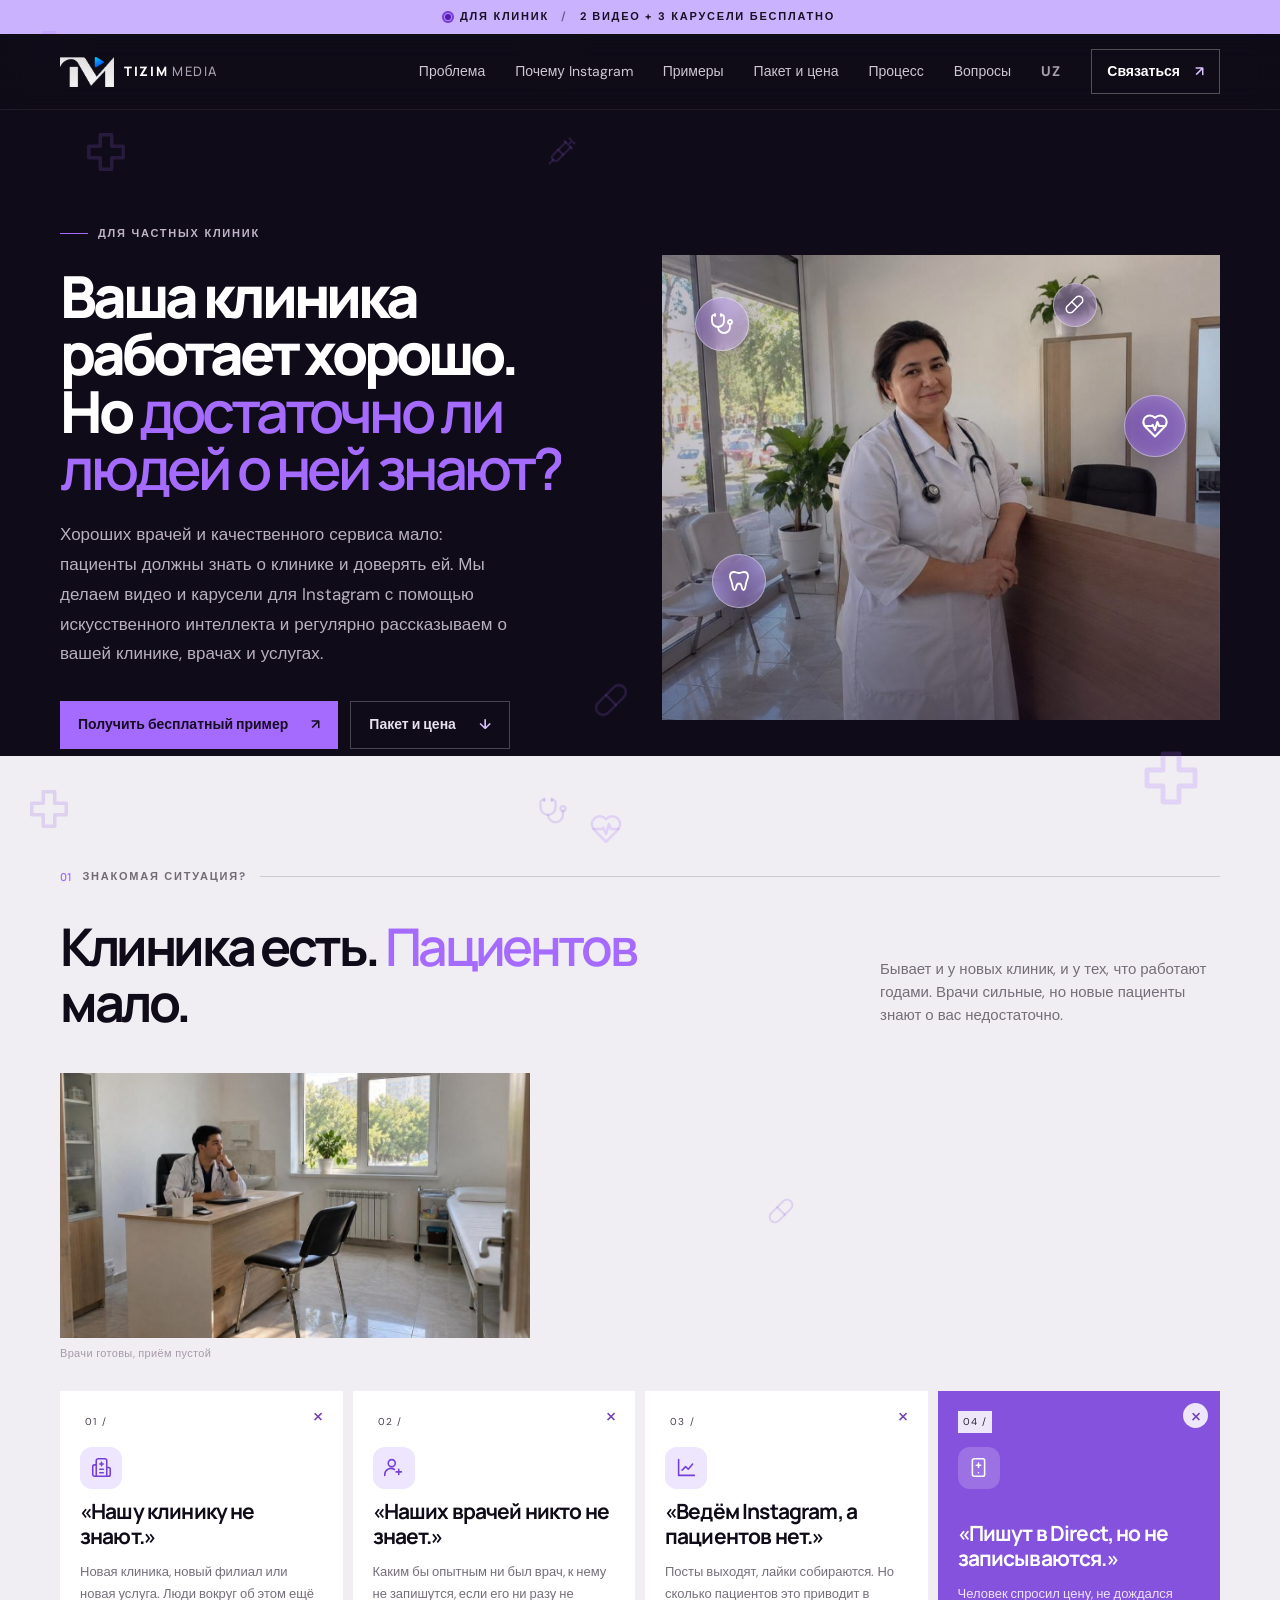
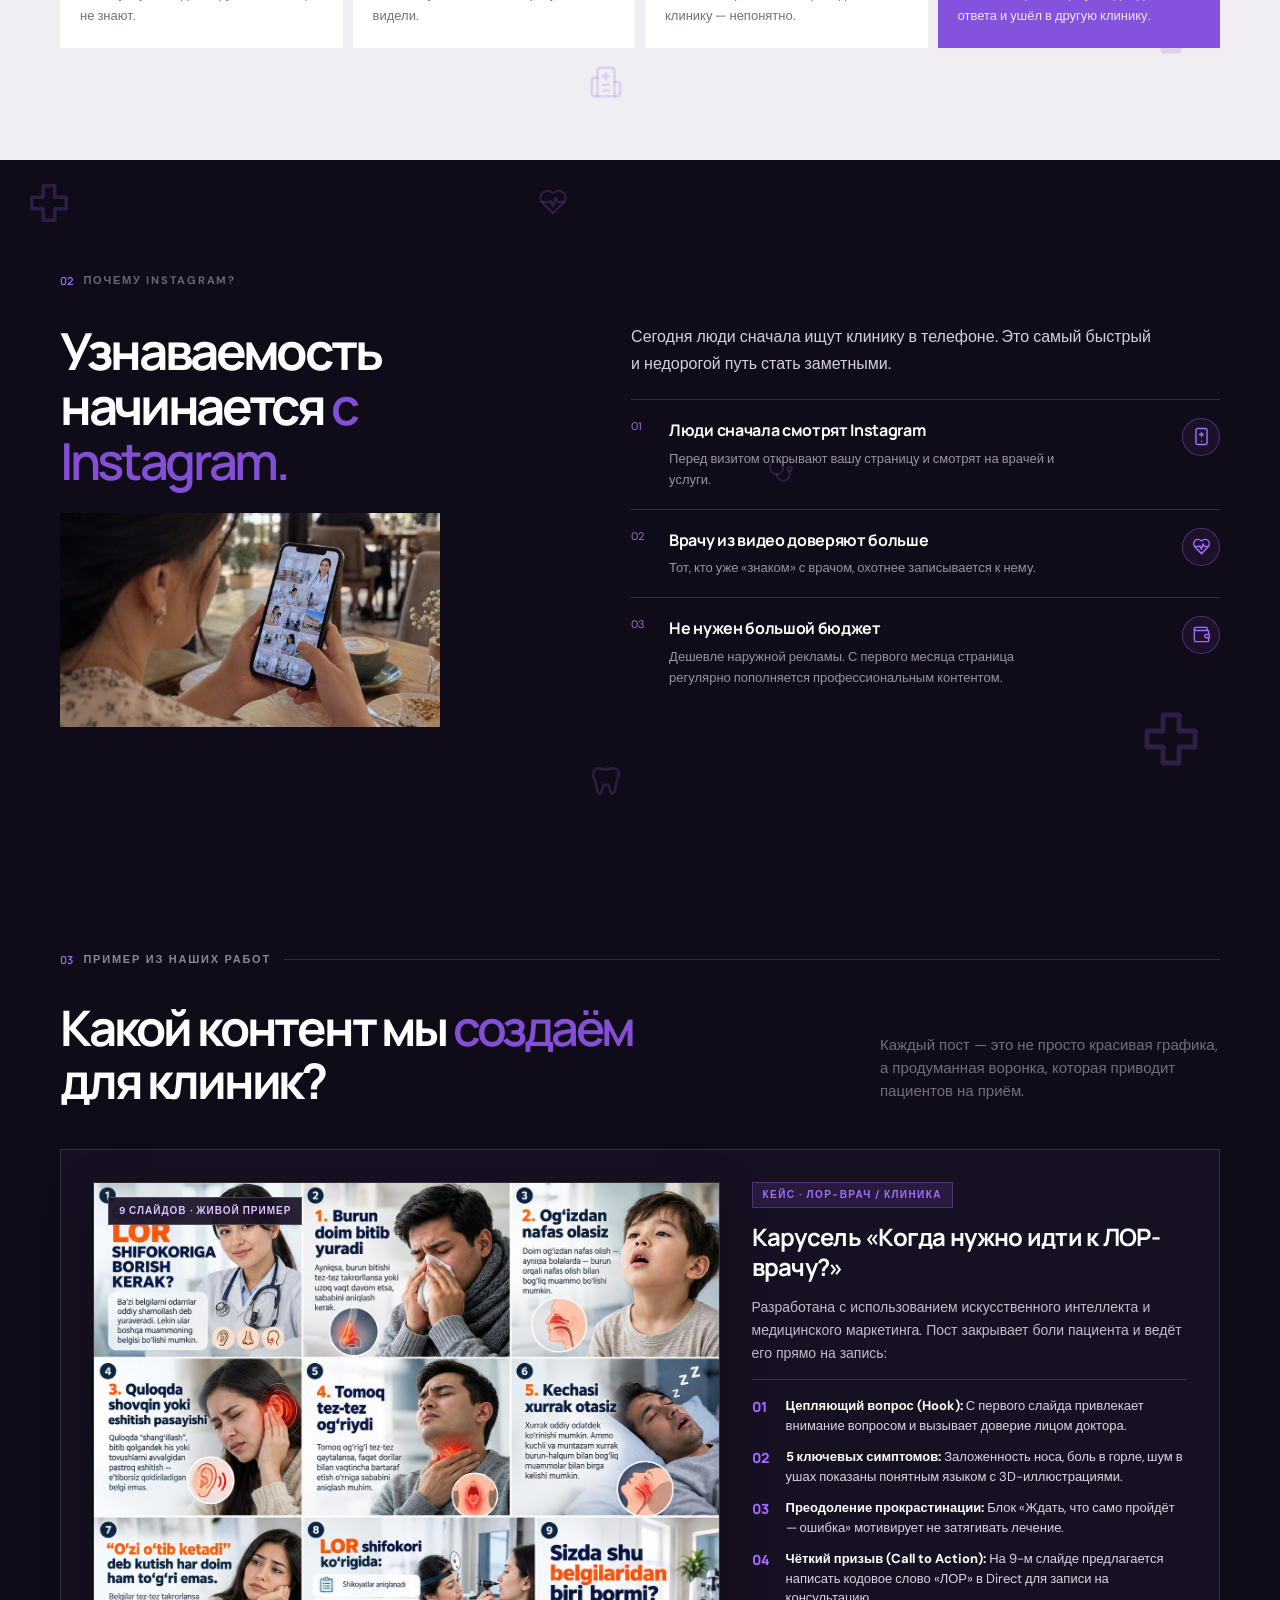
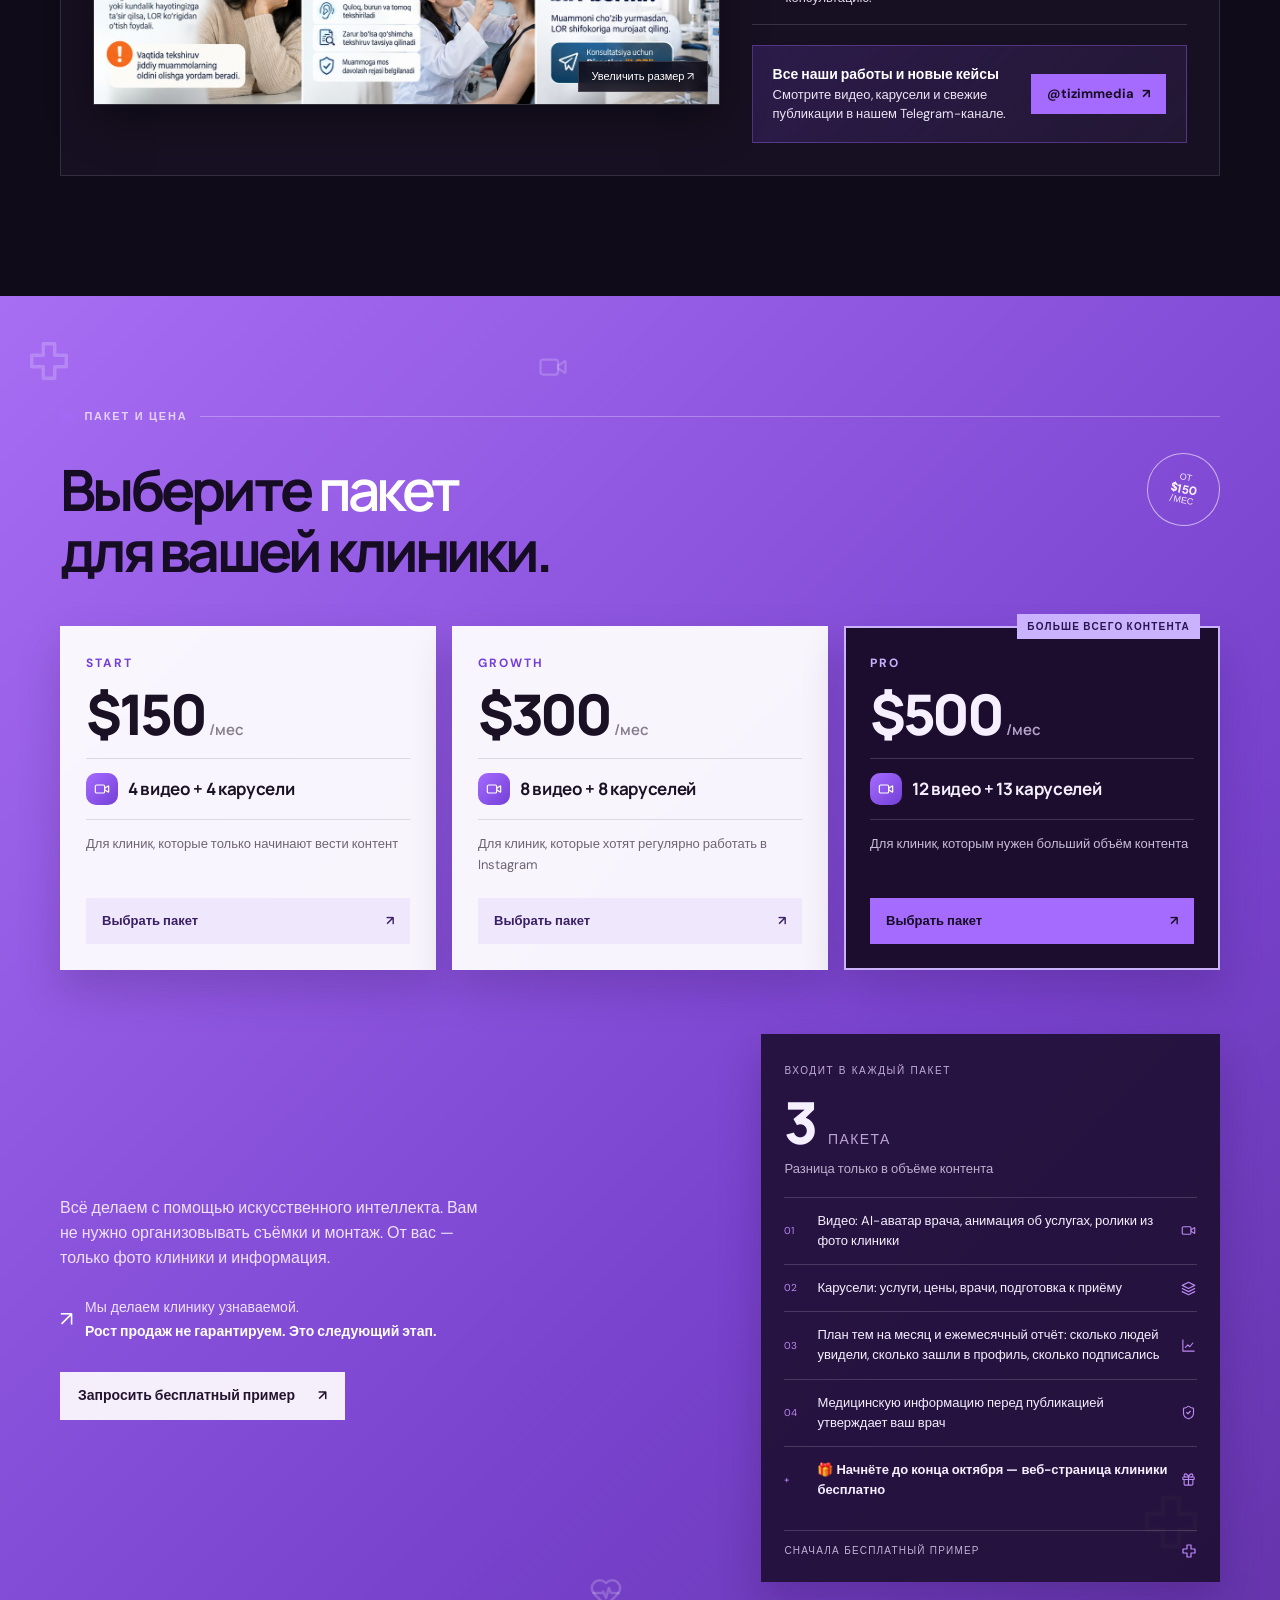
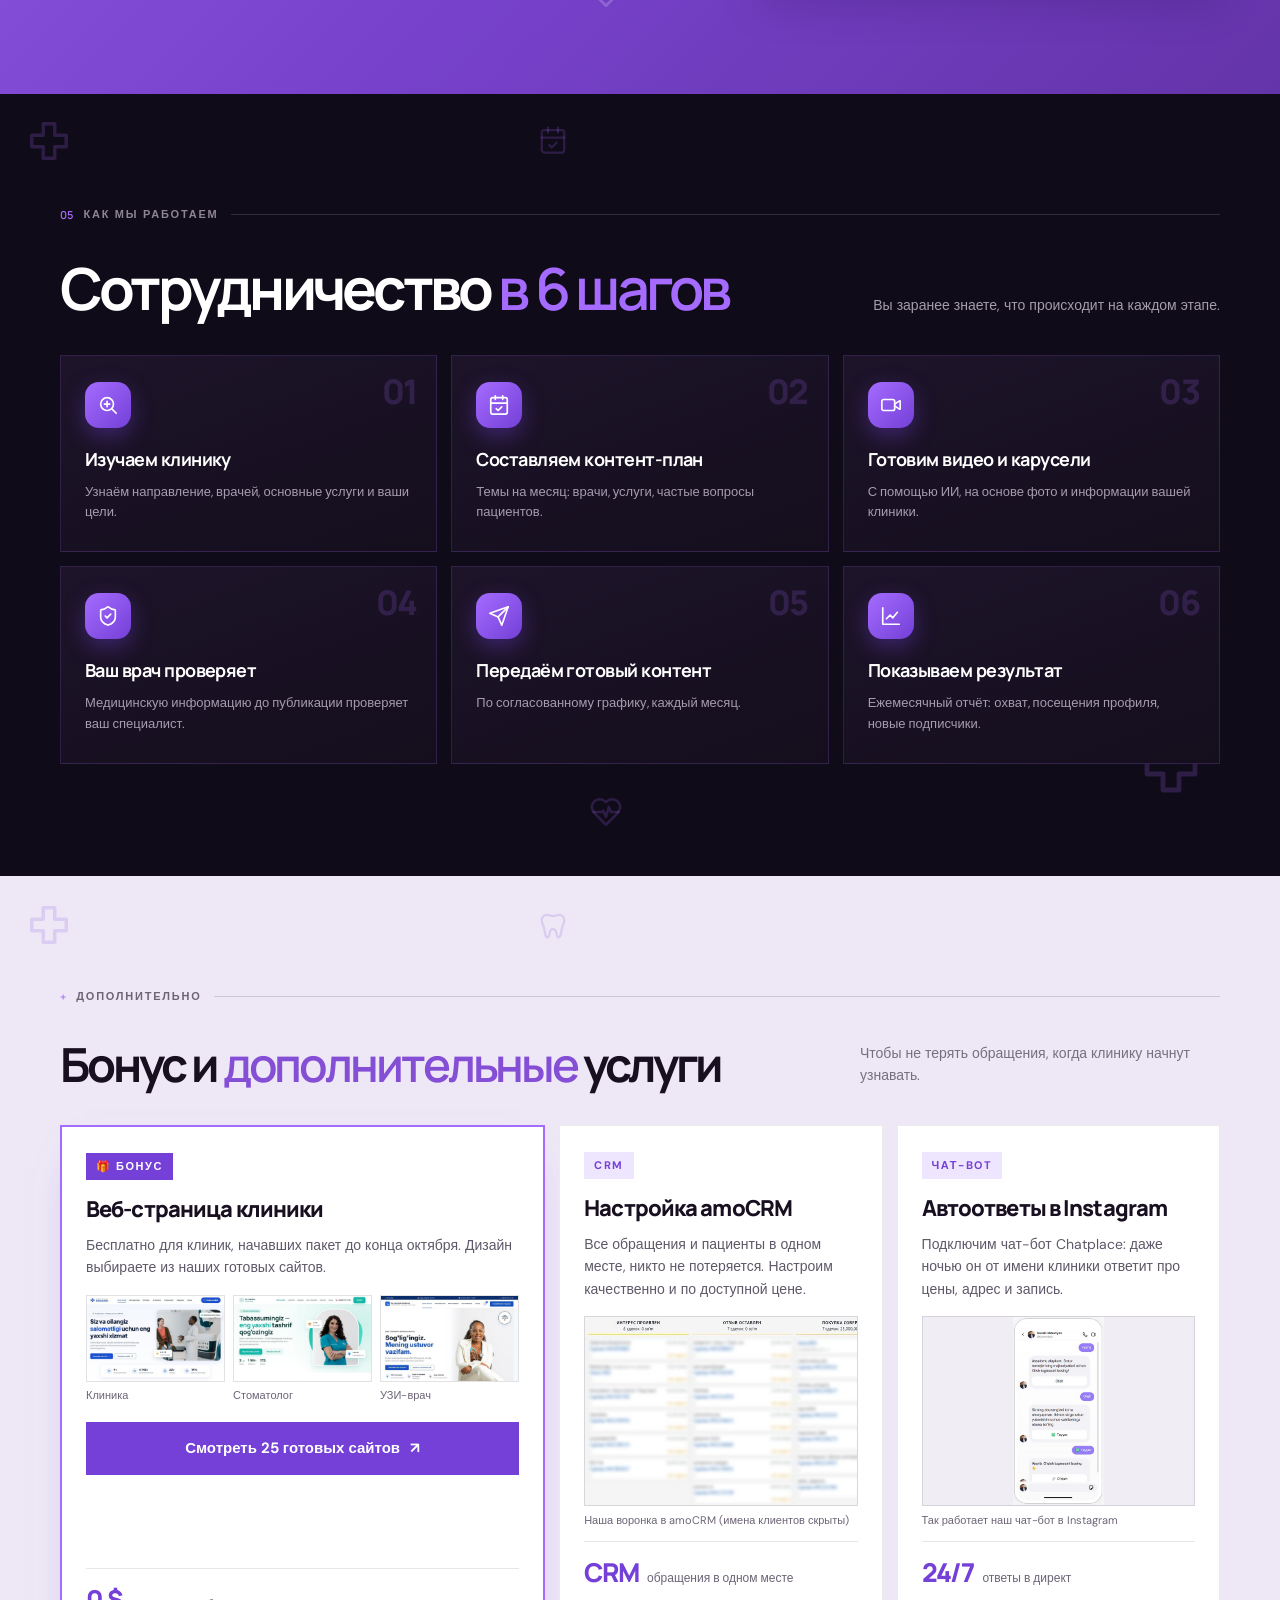
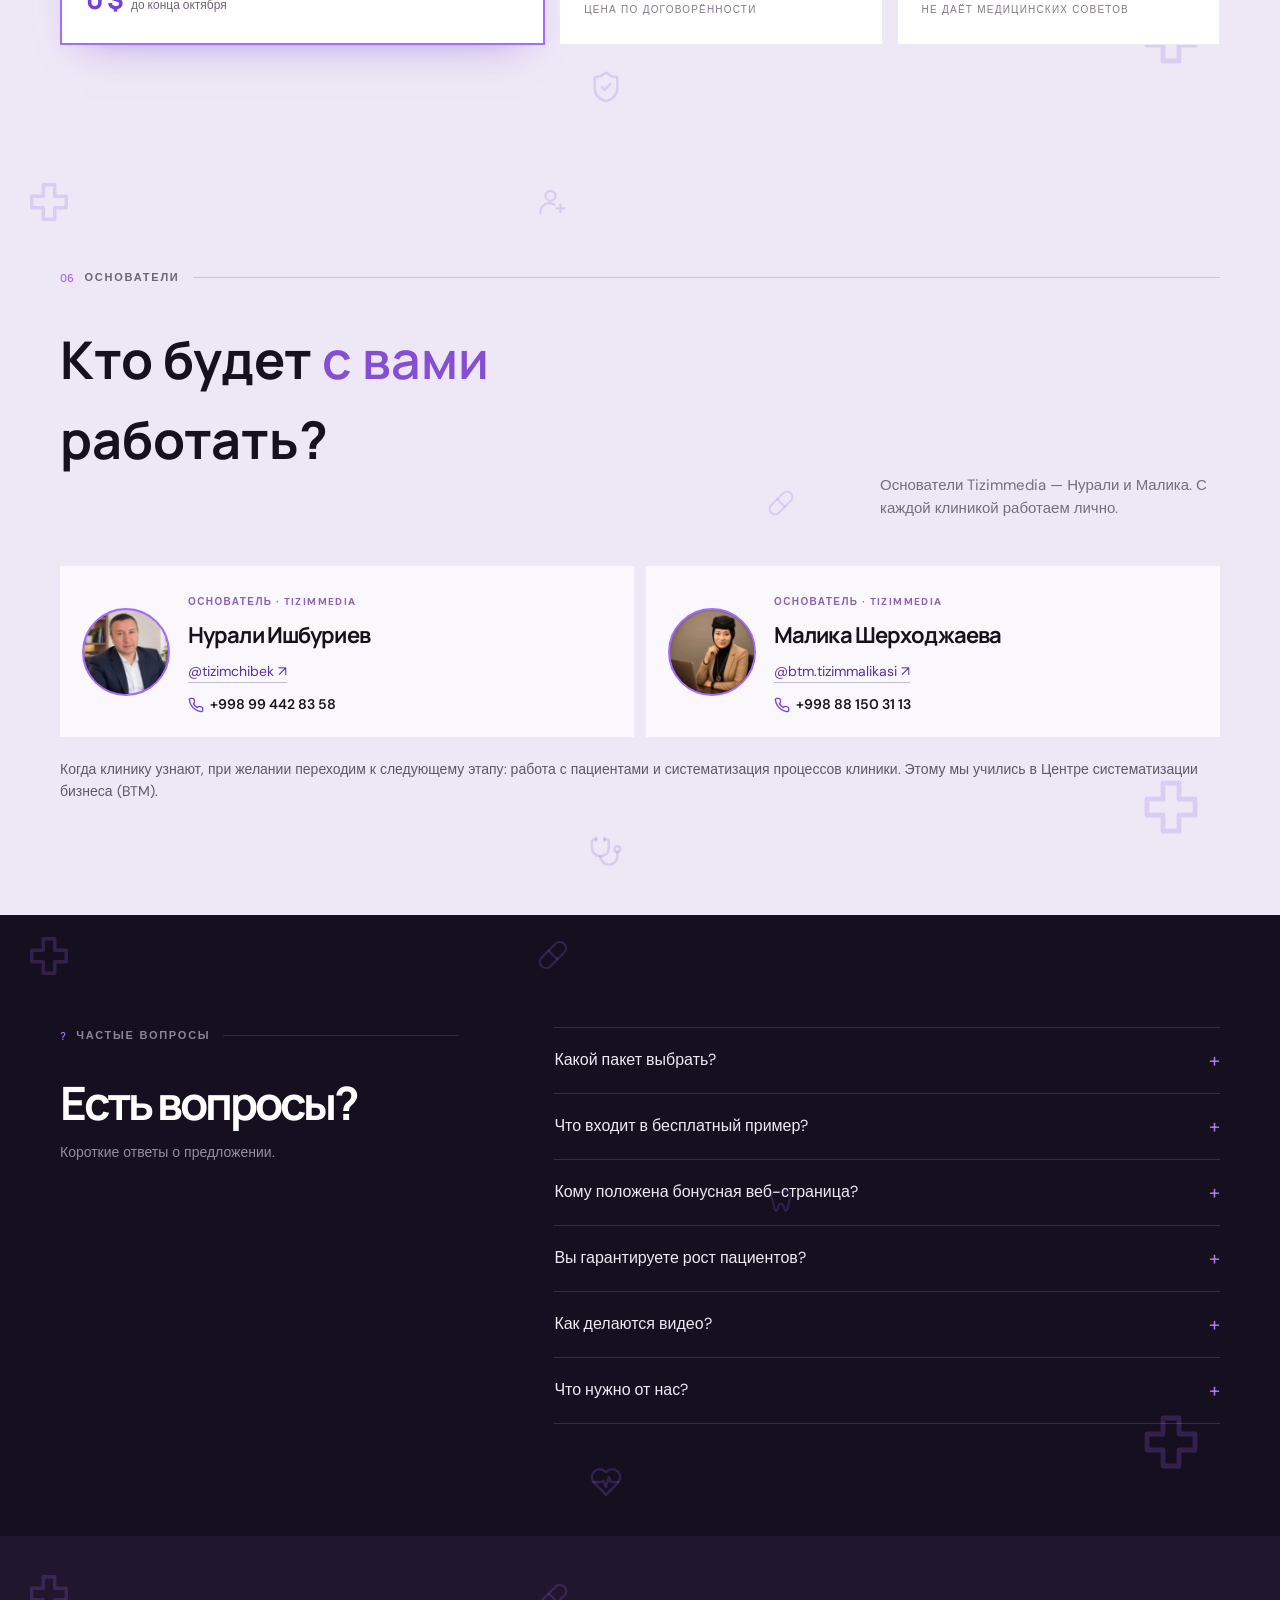
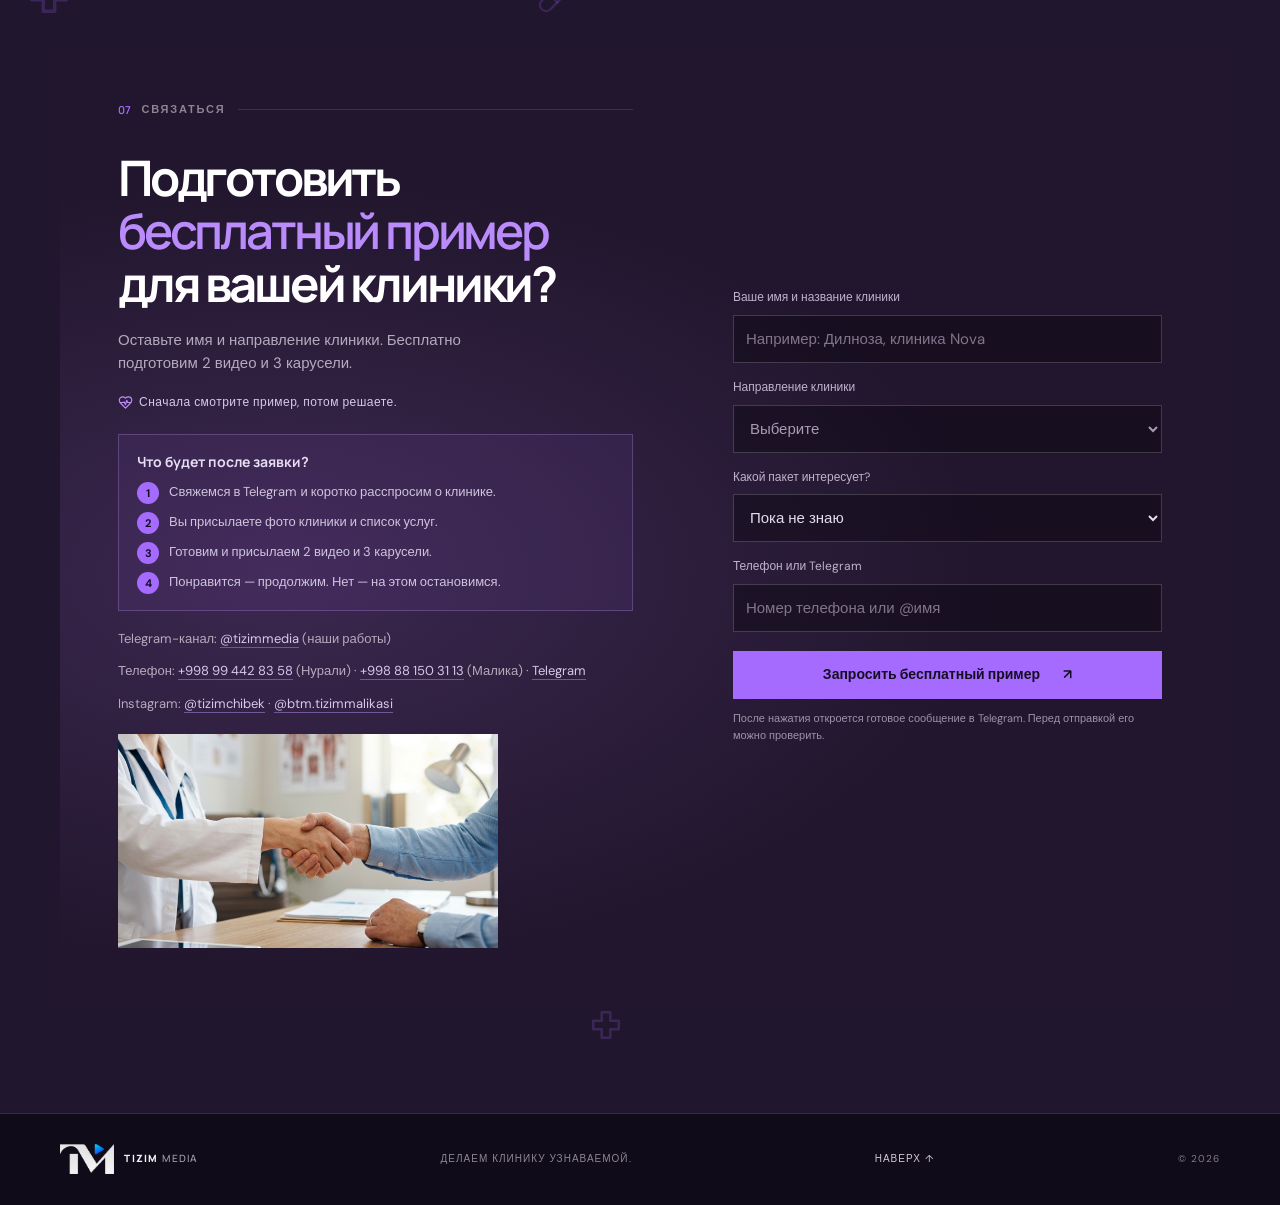
<file: ru/index.html>
<!doctype html>
<html lang="ru">
  <head>
    <meta charset="UTF-8" />
    <meta name="viewport" content="width=device-width, initial-scale=1.0" />
    <meta name="theme-color" content="#100b18" />
    <meta name="description" content="Tizimmedia — видео и карусели для Instagram частных клиник с помощью ИИ. Ежемесячные пакеты от $150: от 4 до 12 видео и каруселей. Сначала бесплатный пример." />
    <title>Tizimmedia — сделаем вашу клинику узнаваемой в Instagram</title>
    <link rel="canonical" href="https://taklif.tizimchibek.uz/ru/" />
    <link rel="alternate" hreflang="uz" href="https://taklif.tizimchibek.uz/" />
    <link rel="alternate" hreflang="ru" href="https://taklif.tizimchibek.uz/ru/" />
    <meta property="og:type" content="website" />
    <meta property="og:site_name" content="Tizimmedia" />
    <meta property="og:locale" content="ru_RU" />
    <meta property="og:url" content="https://taklif.tizimchibek.uz/ru/" />
    <meta property="og:title" content="Tizimmedia — сделаем вашу клинику узнаваемой в Instagram" />
    <meta property="og:description" content="Пакеты Start, Growth и Pro — от $150 в месяц. Сначала 2 видео и 3 карусели бесплатно." />
    <meta property="og:image" content="https://taklif.tizimchibek.uz/og-image-ru.png?v=3" />
    <meta property="og:image:width" content="1200" />
    <meta property="og:image:height" content="630" />
    <meta name="twitter:card" content="summary_large_image" />
    <meta name="twitter:image" content="https://taklif.tizimchibek.uz/og-image-ru.png?v=3" />
    <link rel="icon" type="image/png" href="../favicon.png" />
    <link rel="preconnect" href="https://fonts.googleapis.com" />
    <link rel="preconnect" href="https://fonts.gstatic.com" crossorigin />
    <link href="https://fonts.googleapis.com/css2?family=DM+Sans:wght@400;500;600;700&family=Manrope:wght@400;500;600;700;800&display=swap" rel="stylesheet" />
    <link rel="stylesheet" href="../styles.css?v=20261010c" />
    <link rel="stylesheet" href="../motion.css?v=20261010c" />
    <script src="../app.js?v=20261010c" defer></script>
  </head>
  <body>
    <svg class="icon-sprite" width="0" height="0" aria-hidden="true" focusable="false"><defs><symbol id="i-stetho" viewBox="0 0 24 24"><path d="M11 2v2M5 2v2"/><path d="M5 3H4a2 2 0 0 0-2 2v4a6 6 0 0 0 12 0V5a2 2 0 0 0-2-2h-1"/><path d="M8 15a6 6 0 0 0 12 0v-3"/><circle cx="20" cy="10" r="2"/></symbol><symbol id="i-heart" viewBox="0 0 24 24"><path d="M19 14c1.5-1.5 3-3.2 3-5.5A5.5 5.5 0 0 0 16.5 3c-1.8 0-3 .5-4.5 2-1.5-1.5-2.7-2-4.5-2A5.5 5.5 0 0 0 2 8.5c0 2.3 1.5 4 3 5.5l7 7Z"/><path d="M3.2 12h6.3l.5-1 2 4.5 2-7 1.5 3.5h5.3"/></symbol><symbol id="i-tooth" viewBox="0 0 24 24"><path d="M7 3C4.5 3 3 5 3 7.5c0 2 1 3.5 1.5 5 .6 2 .8 4 1.3 6 .3 1.3.8 2.5 1.7 2.5 1.2 0 1.4-1.6 1.7-3 .3-1.6.7-3.5 2.8-3.5s2.5 1.9 2.8 3.5c.3 1.4.5 3 1.7 3 .9 0 1.4-1.2 1.7-2.5.5-2 .7-4 1.3-6 .5-1.5 1.5-3 1.5-5C21 5 19.5 3 17 3c-2 0-3 1-5 1S9 3 7 3Z"/></symbol><symbol id="i-pill" viewBox="0 0 24 24"><path d="m10.5 20.5 10-10a5 5 0 1 0-7-7l-10 10a5 5 0 1 0 7 7Z"/><path d="m8.5 8.5 7 7"/></symbol><symbol id="i-cross" viewBox="0 0 24 24"><path d="M9 3h6v6h6v6h-6v6H9v-6H3V9h6z"/></symbol><symbol id="i-hospital" viewBox="0 0 24 24"><path d="M12 6v4M14 8h-4M14 14h-4M14 18h-4"/><path d="M18 12h2a2 2 0 0 1 2 2v6a2 2 0 0 1-2 2H4a2 2 0 0 1-2-2v-9a2 2 0 0 1 2-2h2"/><path d="M18 22V4a2 2 0 0 0-2-2H8a2 2 0 0 0-2 2v18"/></symbol><symbol id="i-eyeoff" viewBox="0 0 24 24"><path d="M10.7 5.1A10.7 10.7 0 0 1 22 12a13 13 0 0 1-1.7 2.7"/><path d="M14.1 14.2a3 3 0 0 1-4.2-4.2"/><path d="M17.5 17.5A10.7 10.7 0 0 1 2 12a13.2 13.2 0 0 1 4.5-5.5"/><path d="m2 2 20 20"/></symbol><symbol id="i-doctor" viewBox="0 0 24 24"><circle cx="10" cy="7" r="4"/><path d="M2 21v-1a7 7 0 0 1 11-5.7"/><path d="M18 14v6M15 17h6"/></symbol><symbol id="i-phone" viewBox="0 0 24 24"><rect x="5" y="2" width="14" height="20" rx="2"/><path d="M12 18h.01"/><path d="M12 7v5M9.5 9.5h5"/></symbol><symbol id="i-wallet" viewBox="0 0 24 24"><path d="M19 7V4a1 1 0 0 0-1-1H5a2 2 0 0 0 0 4h15a1 1 0 0 1 1 1v4h-3a2 2 0 0 0 0 4h3a1 1 0 0 0 1-1v-2a1 1 0 0 0-1-1"/><path d="M3 5v14a2 2 0 0 0 2 2h15a1 1 0 0 0 1-1v-4"/></symbol><symbol id="i-video" viewBox="0 0 24 24"><path d="m16 13 5.2 3.5a.5.5 0 0 0 .8-.4V7.9a.5.5 0 0 0-.8-.4L16 11"/><rect x="2" y="6" width="14" height="12" rx="2"/></symbol><symbol id="i-layers" viewBox="0 0 24 24"><path d="m12 2 10 5-10 5L2 7z"/><path d="m2 17 10 5 10-5M2 12l10 5 10-5"/></symbol><symbol id="i-chart" viewBox="0 0 24 24"><path d="M3 3v18h18"/><path d="m7 15 4-4 3 3 5-6"/></symbol><symbol id="i-shield" viewBox="0 0 24 24"><path d="M20 13c0 5-3.5 7.5-7.7 8.9a1 1 0 0 1-.6 0C7.5 20.5 4 18 4 13V6a1 1 0 0 1 1-1c2 0 4.5-1.2 6.2-2.7a1.2 1.2 0 0 1 1.6 0C14.5 3.8 17 5 19 5a1 1 0 0 1 1 1z"/><path d="m9 12 2 2 4-4"/></symbol><symbol id="i-gift" viewBox="0 0 24 24"><rect x="3" y="8" width="18" height="4" rx="1"/><path d="M12 8v13M19 12v7a2 2 0 0 1-2 2H7a2 2 0 0 1-2-2v-7"/><path d="M7.5 8a2.5 2.5 0 0 1 0-5C9 3 11 5 12 8c1-3 3-5 4.5-5a2.5 2.5 0 0 1 0 5"/></symbol><symbol id="i-syringe" viewBox="0 0 24 24"><path d="m18 2 4 4M17 7l3-3M14 4l6 6"/><path d="M19 9 8.7 19.3c-1 1-2.5 1-3.4 0l-.6-.6c-1-1-1-2.5 0-3.4L15 5"/><path d="m9 11 4 4M5 19l-3 3"/></symbol><symbol id="i-search" viewBox="0 0 24 24"><circle cx="11" cy="11" r="7"/><path d="m21 21-4.3-4.3"/><path d="M11 8v6M8 11h6"/></symbol><symbol id="i-calendar" viewBox="0 0 24 24"><rect x="3" y="4" width="18" height="18" rx="2"/><path d="M16 2v4M8 2v4M3 10h18"/><path d="m9 16 2 2 4-4"/></symbol><symbol id="i-send" viewBox="0 0 24 24"><path d="M22 2 11 13"/><path d="M22 2 15 22l-4-9-9-4z"/></symbol></defs></svg>
    <div class="announcement"><span class="announcement-dot"></span> ДЛЯ КЛИНИК <span class="announcement-divider">/</span> 2 ВИДЕО + 3 КАРУСЕЛИ БЕСПЛАТНО</div>
    <header class="site-header">
      <a class="brand" href="#top" aria-label="На главную"><span class="brand-mark"><img src="../logo-mark.png" alt="Логотип Tizimmedia" /></span><span>TIZIM<span class="brand-light">MEDIA</span></span></a>
      <button class="menu-toggle" aria-label="Открыть меню" data-open-label="Открыть меню" data-close-label="Закрыть меню" aria-expanded="false"><span></span><span></span></button>
      <nav class="main-nav" aria-label="Главное меню">
        <a href="#muammo">Проблема</a><a href="#instagram">Почему Instagram</a><a href="#namunalar">Примеры</a><a href="#taklif">Пакет и цена</a><a href="#jarayon">Процесс</a><a href="#savollar">Вопросы</a><a class="nav-lang" href="../" lang="uz" hreflang="uz" aria-label="O‘zbekcha versiya">UZ</a>
        <a class="nav-cta" href="#aloqa">Связаться <span>↗</span></a>
      </nav>
    </header>

    <main id="top">
      <section class="hero section-wrap"><div class="med-bg" aria-hidden="true"><span><svg class="ico" aria-hidden="true"><use href="#i-cross"/></svg></span><span><svg class="ico" aria-hidden="true"><use href="#i-syringe"/></svg></span><span><svg class="ico" aria-hidden="true"><use href="#i-cross"/></svg></span><span><svg class="ico" aria-hidden="true"><use href="#i-pill"/></svg></span><span><svg class="ico" aria-hidden="true"><use href="#i-stetho"/></svg></span></div>
        <div class="hero-copy">
          <div class="eyebrow"><span class="eyebrow-line"></span> ДЛЯ ЧАСТНЫХ КЛИНИК</div>
          <h1>Ваша клиника работает хорошо.<br />Но <span>достаточно ли людей</span> <span>о ней знают?</span></h1>
          <p class="hero-lead">Хороших врачей и качественного сервиса мало: пациенты должны знать о клинике и доверять ей. Мы делаем видео и карусели для Instagram с помощью искусственного интеллекта и регулярно рассказываем о вашей клинике, врачах и услугах.</p>
          <div class="hero-actions"><a class="button button-primary" href="#aloqa">Получить бесплатный пример <span>↗</span></a><a class="button button-quiet" href="#taklif">Пакет и цена <span>↓</span></a></div>
        </div>
        <div class="hero-art" aria-label="Пример Instagram-страницы клиники">
          <div class="art-glow"></div><div class="med-float" aria-hidden="true"><span class="med-chip chip-a"><svg class="ico" aria-hidden="true"><use href="#i-stetho"/></svg></span><span class="med-chip chip-b"><svg class="ico" aria-hidden="true"><use href="#i-heart"/></svg></span><span class="med-chip chip-c"><svg class="ico" aria-hidden="true"><use href="#i-tooth"/></svg></span><span class="med-chip chip-d"><svg class="ico" aria-hidden="true"><use href="#i-pill"/></svg></span><svg class="ecg" viewBox="0 0 600 70" preserveAspectRatio="none"><path d="M0 40h150l10-14 12 30 14-52 14 46 10-10h130l10-14 12 30 14-52 14 46 10-10H600"/></svg></div><div class="orbit orbit-one"></div><div class="orbit orbit-two"></div>
          <div class="art-cross">+</div>
          <div class="art-note note-top"><span class="note-icon">✳</span><span>ЗНАКОМИМ<br /><b>С КЛИНИКОЙ</b></span></div>
          <div class="phone-card">
            <div class="phone-top"><span class="phone-camera"></span><span>СТРАНИЦА КЛИНИКИ</span><span>•••</span></div>
            <div class="phone-image"><div class="image-halo"></div><div class="doctor-shape"><span class="doctor-head"></span><span class="doctor-body"></span></div><span class="image-caption">ЗНАКОМСТВО<br />С ВРАЧОМ</span><span class="image-tag">AI ВИДЕО</span></div>
            <div class="phone-controls"><span>♡</span><span>◇</span><span>⌑</span><span class="control-save">▱</span></div>
            <div class="phone-text"><b>Познакомьтесь с нашим врачом</b><br /><span>Опыт, услуги, время приёма</span></div>
          </div>
          <div class="art-note note-bottom"><span class="note-label">БЕСПЛАТНО</span><strong>05 <small>ШТ</small></strong><span>2 видео + 3 карусели</span><a href="#aloqa" aria-label="К бесплатному примеру">↗</a></div>
        </div>
      </section>

      <section class="problem section-pad" id="muammo"><div class="med-bg" aria-hidden="true"><span><svg class="ico" aria-hidden="true"><use href="#i-cross"/></svg></span><span><svg class="ico" aria-hidden="true"><use href="#i-stetho"/></svg></span><span><svg class="ico" aria-hidden="true"><use href="#i-cross"/></svg></span><span><svg class="ico" aria-hidden="true"><use href="#i-hospital"/></svg></span><span><svg class="ico" aria-hidden="true"><use href="#i-pill"/></svg></span></div>
        <div class="section-wrap"><div class="section-kicker"><span>01</span> ЗНАКОМАЯ СИТУАЦИЯ? <i></i></div><div class="problem-head"><h2>Клиника есть. <em>Пациентов</em> мало.</h2><p>Бывает и у новых клиник, и у тех, что работают годами. Врачи сильные, но новые пациенты знают о вас недостаточно.</p></div>
          <figure class="section-photo"><img src="../muammo-2.jpg" alt="Пустая регистратура клиники" loading="lazy" /><figcaption>Врачи готовы, приём пустой</figcaption></figure>
          <div class="problem-grid">
            <article class="problem-card"><span class="card-symbol">01 /</span><span class="problem-x">×</span><span class="card-ico"><svg class="ico" aria-hidden="true"><use href="#i-hospital"/></svg></span><h3>«Нашу клинику не знают.»</h3><p>Новая клиника, новый филиал или новая услуга. Люди вокруг об этом ещё не знают.</p></article><article class="problem-card"><span class="card-symbol">02 /</span><span class="problem-x">×</span><span class="card-ico"><svg class="ico" aria-hidden="true"><use href="#i-doctor"/></svg></span><h3>«Наших врачей никто не знает.»</h3><p>Каким бы опытным ни был врач, к нему не запишутся, если его ни разу не видели.</p></article><article class="problem-card"><span class="card-symbol">03 /</span><span class="problem-x">×</span><span class="card-ico"><svg class="ico" aria-hidden="true"><use href="#i-chart"/></svg></span><h3>«Ведём Instagram, а пациентов нет.»</h3><p>Посты выходят, лайки собираются. Но сколько пациентов это приводит в клинику — непонятно.</p></article><article class="problem-card problem-card-violet"><span class="card-symbol">04 /</span><span class="problem-x">×</span><span class="card-ico"><svg class="ico" aria-hidden="true"><use href="#i-phone"/></svg></span><h3>«Пишут в Direct, но не записываются.»</h3><p>Человек спросил цену, не дождался ответа и ушёл в другую клинику.</p></article>
          </div>
        </div>
      </section>

      <section class="advantages section-pad" id="instagram"><div class="med-bg" aria-hidden="true"><span><svg class="ico" aria-hidden="true"><use href="#i-cross"/></svg></span><span><svg class="ico" aria-hidden="true"><use href="#i-heart"/></svg></span><span><svg class="ico" aria-hidden="true"><use href="#i-cross"/></svg></span><span><svg class="ico" aria-hidden="true"><use href="#i-tooth"/></svg></span><span><svg class="ico" aria-hidden="true"><use href="#i-stetho"/></svg></span></div><div class="section-wrap"><div class="section-kicker"><span>02</span> ПОЧЕМУ INSTAGRAM? <i></i></div><div class="advantage-layout"><h2>Узнаваемость начинается <em>с Instagram.</em></h2><div class="advantage-list"><p class="advantage-lead">Сегодня люди сначала ищут клинику в телефоне. Это самый быстрый и недорогой путь стать заметными.</p><article><span>01</span><div><h3>Люди сначала смотрят Instagram</h3><p>Перед визитом открывают вашу страницу и смотрят на врачей и услуги.</p></div><span class="advantage-mark"><svg class="ico" aria-hidden="true"><use href="#i-phone"/></svg></span></article><article><span>02</span><div><h3>Врачу из видео доверяют больше</h3><p>Тот, кто уже «знаком» с врачом, охотнее записывается к нему.</p></div><span class="advantage-mark"><svg class="ico" aria-hidden="true"><use href="#i-heart"/></svg></span></article><article><span>03</span><div><h3>Не нужен большой бюджет</h3><p>Дешевле наружной рекламы. С первого месяца страница регулярно пополняется профессиональным контентом.</p></div><span class="advantage-mark"><svg class="ico" aria-hidden="true"><use href="#i-wallet"/></svg></span></article></div></div></div></section>

      <section class="showcase section-pad" id="namunalar">
        <div class="med-bg" aria-hidden="true"><span><svg class="ico" aria-hidden="true"><use href="#i-cross"/></svg></span><span><svg class="ico" aria-hidden="true"><use href="#i-layers"/></svg></span><span><svg class="ico" aria-hidden="true"><use href="#i-cross"/></svg></span><span><svg class="ico" aria-hidden="true"><use href="#i-heart"/></svg></span><span><svg class="ico" aria-hidden="true"><use href="#i-pill"/></svg></span></div>
        <div class="section-wrap">
          <div class="section-kicker"><span>03</span> ПРИМЕР ИЗ НАШИХ РАБОТ <i></i></div>
          <div class="problem-head">
            <h2>Какой контент мы <em>создаём</em> для клиник?</h2>
            <p>Каждый пост — это не просто красивая графика, а продуманная воронка, которая приводит пациентов на приём.</p>
          </div>

          <div class="case-card">
            <a class="case-preview" href="../lor-karusel.png" target="_blank" rel="noopener noreferrer" title="Нажмите, чтобы открыть в полном размере">
              <span class="case-badge">9 СЛАЙДОВ · ЖИВОЙ ПРИМЕР</span>
              <img src="../lor-karusel.jpg" alt="Пример карусели из 9 слайдов для ЛОР-врача" loading="lazy" />
              <span class="case-zoom-hint">Увеличить размер ↗</span>
            </a>

            <div class="case-body">
              <span class="case-tag">КЕЙС · ЛОР-ВРАЧ / КЛИНИКА</span>
              <h3>Карусель «Когда нужно идти к ЛОР-врачу?»</h3>
              <p class="case-intro">Разработана с использованием искусственного интеллекта и медицинского маркетинга. Пост закрывает боли пациента и ведёт его прямо на запись:</p>

              <div class="case-points">
                <div class="case-point">
                  <span class="case-point-num">01</span>
                  <div><b>Цепляющий вопрос (Hook):</b> С первого слайда привлекает внимание вопросом и вызывает доверие лицом доктора.</div>
                </div>
                <div class="case-point">
                  <span class="case-point-num">02</span>
                  <div><b>5 ключевых симптомов:</b> Заложенность носа, боль в горле, шум в ушах показаны понятным языком с 3D-иллюстрациями.</div>
                </div>
                <div class="case-point">
                  <span class="case-point-num">03</span>
                  <div><b>Преодоление прокрастинации:</b> Блок «Ждать, что само пройдёт — ошибка» мотивирует не затягивать лечение.</div>
                </div>
                <div class="case-point">
                  <span class="case-point-num">04</span>
                  <div><b>Чёткий призыв (Call to Action):</b> На 9-м слайде предлагается написать кодовое слово «ЛОР» в Direct для записи на консультацию.</div>
                </div>
              </div>

              <div class="case-tg-banner">
                <div class="case-tg-text">
                  <b>Все наши работы и новые кейсы</b>
                  <span>Смотрите видео, карусели и свежие публикации в нашем Telegram-канале.</span>
                </div>
                <a class="case-tg-link" href="https://t.me/tizimmedia" target="_blank" rel="noopener noreferrer">@tizimmedia <span>↗</span></a>
              </div>
            </div>
          </div>
        </div>
      </section>

      <section class="offer section-pad" id="taklif"><div class="med-bg" aria-hidden="true"><span><svg class="ico" aria-hidden="true"><use href="#i-cross"/></svg></span><span><svg class="ico" aria-hidden="true"><use href="#i-video"/></svg></span><span><svg class="ico" aria-hidden="true"><use href="#i-cross"/></svg></span><span><svg class="ico" aria-hidden="true"><use href="#i-heart"/></svg></span><span><svg class="ico" aria-hidden="true"><use href="#i-syringe"/></svg></span></div><div class="section-wrap"><div class="section-kicker"><span>04</span> ПАКЕТ И ЦЕНА <i></i></div><div class="tariff-head"><h2>Выберите <em>пакет</em><br />для вашей клиники.</h2><div class="offer-sticker">ОТ<br /><span>$150</span>/МЕС</div></div><div class="tariff-grid"><article class="tariff"><span class="tariff-name">Start</span><div class="tariff-price">$150<span>/мес</span></div><div class="tariff-amount"><span class="tariff-ico"><svg class="ico" aria-hidden="true"><use href="#i-video"/></svg></span>4 видео + 4 карусели</div><p>Для клиник, которые только начинают вести контент</p><a class="tariff-btn" href="#aloqa" data-package="Start">Выбрать пакет <span>↗</span></a></article><article class="tariff"><span class="tariff-name">Growth</span><div class="tariff-price">$300<span>/мес</span></div><div class="tariff-amount"><span class="tariff-ico"><svg class="ico" aria-hidden="true"><use href="#i-video"/></svg></span>8 видео + 8 каруселей</div><p>Для клиник, которые хотят регулярно работать в Instagram</p><a class="tariff-btn" href="#aloqa" data-package="Growth">Выбрать пакет <span>↗</span></a></article><article class="tariff tariff-pro"><span class="tariff-badge">БОЛЬШЕ ВСЕГО КОНТЕНТА</span><span class="tariff-name">Pro</span><div class="tariff-price">$500<span>/мес</span></div><div class="tariff-amount"><span class="tariff-ico"><svg class="ico" aria-hidden="true"><use href="#i-video"/></svg></span>12 видео + 13 каруселей</div><p>Для клиник, которым нужен больший объём контента</p><a class="tariff-btn" href="#aloqa" data-package="Pro">Выбрать пакет <span>↗</span></a></article></div><div class="offer-layout"><div class="offer-copy"><p>Всё делаем с помощью искусственного интеллекта. Вам не нужно организовывать съёмки и монтаж. От вас — только фото клиники и информация.</p><div class="offer-choice"><span class="choice-icon">↗</span><span>Мы делаем клинику узнаваемой.<br /><b>Рост продаж не гарантируем. Это следующий этап.</b></span></div><a class="button button-light" href="#aloqa">Запросить бесплатный пример <span>↗</span></a></div><div class="offer-includes"><span class="offer-overline">ВХОДИТ В КАЖДЫЙ ПАКЕТ</span><div class="offer-count offer-count-small">3 <span>ПАКЕТА</span></div><p>Разница только в объёме контента</p><div class="include-row"><span>01</span><span>Видео: AI-аватар врача, анимация об услугах, ролики из фото клиники</span><span class="include-ico"><svg class="ico" aria-hidden="true"><use href="#i-video"/></svg></span></div><div class="include-row"><span>02</span><span>Карусели: услуги, цены, врачи, подготовка к приёму</span><span class="include-ico"><svg class="ico" aria-hidden="true"><use href="#i-layers"/></svg></span></div><div class="include-row"><span>03</span><span>План тем на месяц и ежемесячный отчёт: сколько людей увидели, сколько зашли в профиль, сколько подписались</span><span class="include-ico"><svg class="ico" aria-hidden="true"><use href="#i-chart"/></svg></span></div><div class="include-row"><span>04</span><span>Медицинскую информацию перед публикацией утверждает ваш врач</span><span class="include-ico"><svg class="ico" aria-hidden="true"><use href="#i-shield"/></svg></span></div><div class="include-row"><span>+</span><span><b>🎁 Начнёте до конца октября — веб-страница клиники бесплатно</b></span><span class="include-ico"><svg class="ico" aria-hidden="true"><use href="#i-gift"/></svg></span></div><div class="no-strings">СНАЧАЛА БЕСПЛАТНЫЙ ПРИМЕР <span><svg class="ico" aria-hidden="true"><use href="#i-cross"/></svg></span></div></div></div></div></section>

      <section class="process section-pad" id="jarayon"><div class="med-bg" aria-hidden="true"><span><svg class="ico" aria-hidden="true"><use href="#i-cross"/></svg></span><span><svg class="ico" aria-hidden="true"><use href="#i-calendar"/></svg></span><span><svg class="ico" aria-hidden="true"><use href="#i-cross"/></svg></span><span><svg class="ico" aria-hidden="true"><use href="#i-heart"/></svg></span><span><svg class="ico" aria-hidden="true"><use href="#i-stetho"/></svg></span></div><div class="section-wrap"><div class="section-kicker"><span>05</span> КАК МЫ РАБОТАЕМ <i></i></div><div class="packages-head"><h2>Сотрудничество <em>в 6 шагов</em></h2><p>Вы заранее знаете, что происходит на каждом этапе.</p></div><div class="process-grid"><article class="process-step"><span class="process-num">01</span><span class="process-ico"><svg class="ico" aria-hidden="true"><use href="#i-search"/></svg></span><h3>Изучаем клинику</h3><p>Узнаём направление, врачей, основные услуги и ваши цели.</p></article><article class="process-step"><span class="process-num">02</span><span class="process-ico"><svg class="ico" aria-hidden="true"><use href="#i-calendar"/></svg></span><h3>Составляем контент-план</h3><p>Темы на месяц: врачи, услуги, частые вопросы пациентов.</p></article><article class="process-step"><span class="process-num">03</span><span class="process-ico"><svg class="ico" aria-hidden="true"><use href="#i-video"/></svg></span><h3>Готовим видео и карусели</h3><p>С помощью ИИ, на основе фото и информации вашей клиники.</p></article><article class="process-step"><span class="process-num">04</span><span class="process-ico"><svg class="ico" aria-hidden="true"><use href="#i-shield"/></svg></span><h3>Ваш врач проверяет</h3><p>Медицинскую информацию до публикации проверяет ваш специалист.</p></article><article class="process-step"><span class="process-num">05</span><span class="process-ico"><svg class="ico" aria-hidden="true"><use href="#i-send"/></svg></span><h3>Передаём готовый контент</h3><p>По согласованному графику, каждый месяц.</p></article><article class="process-step"><span class="process-num">06</span><span class="process-ico"><svg class="ico" aria-hidden="true"><use href="#i-chart"/></svg></span><h3>Показываем результат</h3><p>Ежемесячный отчёт: охват, посещения профиля, новые подписчики.</p></article></div></div></section>

      <section class="packages section-pad" id="xizmatlar"><div class="med-bg" aria-hidden="true"><span><svg class="ico" aria-hidden="true"><use href="#i-cross"/></svg></span><span><svg class="ico" aria-hidden="true"><use href="#i-tooth"/></svg></span><span><svg class="ico" aria-hidden="true"><use href="#i-cross"/></svg></span><span><svg class="ico" aria-hidden="true"><use href="#i-shield"/></svg></span><span><svg class="ico" aria-hidden="true"><use href="#i-heart"/></svg></span></div><div class="section-wrap"><div class="section-kicker"><span>+</span> ДОПОЛНИТЕЛЬНО <i></i></div><div class="packages-head"><h2>Бонус и <em>дополнительные</em> услуги</h2><p>Чтобы не терять обращения, когда клинику начнут узнавать.</p></div><div class="xgrid"><article class="xcard xbonus"><span class="xtag">🎁 БОНУС</span><h3>Веб-страница клиники</h3><p>Бесплатно для клиник, начавших пакет до конца октября. Дизайн выбираете из наших готовых сайтов.</p><div class="xshots"><a href="http://web.tizimchibek.uz/02-bolajon-klinikasi/" target="_blank" rel="noopener noreferrer"><img src="../site-klinika.jpg" alt="Клиника" loading="lazy" /><span>Клиника</span></a><a href="http://web.tizimchibek.uz/17-stomatolog/" target="_blank" rel="noopener noreferrer"><img src="../site-stomatolog.jpg" alt="Стоматолог" loading="lazy" /><span>Стоматолог</span></a><a href="http://web.tizimchibek.uz/19-uzi-doktor/" target="_blank" rel="noopener noreferrer"><img src="../site-uzi.jpg" alt="УЗИ-врач" loading="lazy" /><span>УЗИ-врач</span></a></div><a class="xbtn" href="http://web.tizimchibek.uz/" target="_blank" rel="noopener noreferrer">Смотреть 25 готовых сайтов <span>↗</span></a><div class="xmeta"><b>0 $</b> до конца октября</div></article><article class="xcard"><span class="xtag">CRM</span><h3>Настройка amoCRM</h3><p>Все обращения и пациенты в одном месте, никто не потеряется. Настроим качественно и по доступной цене.</p><figure class="xshot"><img src="../shot-amocrm.jpg" alt="Наша воронка в amoCRM (имена клиентов скрыты)" loading="lazy" /><figcaption>Наша воронка в amoCRM (имена клиентов скрыты)</figcaption></figure><div class="xmeta"><b>CRM</b> обращения в одном месте</div><div class="xnote">ЦЕНА ПО ДОГОВОРЁННОСТИ</div></article><article class="xcard"><span class="xtag">ЧАТ-BOT</span><h3>Автоответы в Instagram</h3><p>Подключим чат-бот Chatplace: даже ночью он от имени клиники ответит про цены, адрес и запись.</p><figure class="xshot xphone"><img src="../shot-chatbot.jpg" alt="Так работает наш чат-бот в Instagram" loading="lazy" /><figcaption>Так работает наш чат-бот в Instagram</figcaption></figure><div class="xmeta"><b>24/7</b> ответы в директ</div><div class="xnote">НЕ ДАЁТ МЕДИЦИНСКИХ СОВЕТОВ</div></article></div></div></section>

      <section class="team section-pad" id="jamoa"><div class="med-bg" aria-hidden="true"><span><svg class="ico" aria-hidden="true"><use href="#i-cross"/></svg></span><span><svg class="ico" aria-hidden="true"><use href="#i-doctor"/></svg></span><span><svg class="ico" aria-hidden="true"><use href="#i-cross"/></svg></span><span><svg class="ico" aria-hidden="true"><use href="#i-stetho"/></svg></span><span><svg class="ico" aria-hidden="true"><use href="#i-pill"/></svg></span></div><div class="section-wrap"><div class="section-kicker"><span>06</span> ОСНОВАТЕЛИ <i></i></div><div class="problem-head"><h2>Кто будет <em>с вами</em> работать?</h2><p>Основатели Tizimmedia — Нурали и Малика. С каждой клиникой работаем лично.</p></div>
        <div class="team-grid">
          <article class="team-card"><span class="team-avatar"><img src="../nurali.jpg" alt="Нурали Ишбуриев" loading="lazy" /></span><div><span class="team-role">ОСНОВАТЕЛЬ · TIZIMMEDIA</span><h3>Нурали Ишбуриев</h3><a class="team-link" href="https://www.instagram.com/tizimchibek/" target="_blank" rel="noopener noreferrer">@tizimchibek <span>↗</span></a><a class="team-phone" href="tel:+998994428358">+998 99 442 83 58</a></div></article>
          <article class="team-card"><span class="team-avatar"><img src="../malika.jpg" alt="Малика Шерходжаева" loading="lazy" /></span><div><span class="team-role">ОСНОВАТЕЛЬ · TIZIMMEDIA</span><h3>Малика Шерходжаева</h3><a class="team-link" href="https://www.instagram.com/btm.tizimmalikasi/" target="_blank" rel="noopener noreferrer">@btm.tizimmalikasi <span>↗</span></a><a class="team-phone" href="tel:+998881503113">+998 88 150 31 13</a></div></article>
        </div>
        <p class="team-note">Когда клинику узнают, при желании переходим к следующему этапу: работа с пациентами и систематизация процессов клиники. Этому мы учились в Центре систематизации бизнеса (BTM).</p>
      </div></section>

      <section class="faq section-pad" id="savollar"><div class="med-bg" aria-hidden="true"><span><svg class="ico" aria-hidden="true"><use href="#i-cross"/></svg></span><span><svg class="ico" aria-hidden="true"><use href="#i-pill"/></svg></span><span><svg class="ico" aria-hidden="true"><use href="#i-cross"/></svg></span><span><svg class="ico" aria-hidden="true"><use href="#i-heart"/></svg></span><span><svg class="ico" aria-hidden="true"><use href="#i-tooth"/></svg></span></div><div class="section-wrap faq-layout"><div><div class="section-kicker"><span>?</span> ЧАСТЫЕ ВОПРОСЫ <i></i></div><h2>Есть вопросы?</h2><p class="faq-intro">Короткие ответы о предложении.</p></div><div class="faq-list"><details><summary>Какой пакет выбрать?<span>+</span></summary><p>Если только начинаете вести контент — достаточно Start. Если хотите регулярно выходить в Instagram — Growth. Если нужно рассказать о нескольких врачах и направлениях — Pro. Можно сначала посмотреть бесплатный пример, а потом выбрать.</p></details><details><summary>Что входит в бесплатный пример?<span>+</span></summary><p>Готовим для вашей клиники 2 видео и 3 карусели. Понравится — продолжим, нет — на этом остановимся. Продолжать не обязательно.</p></details><details><summary>Кому положена бонусная веб-страница?<span>+</span></summary><p>Клиникам, которые начнут месячный пакет до конца октября. Дизайн выбираете из готовых сайтов на web.tizimchibek.uz, мы наполняем его данными вашей клиники.</p></details><details><summary>Вы гарантируете рост пациентов?<span>+</span></summary><p>Нет. Наша задача — сделать клинику узнаваемой, а страницу в Instagram полной и вызывающей доверие. Систематизация потока пациентов — отдельный этап.</p></details><details><summary>Как делаются видео?<span>+</span></summary><p>С помощью искусственного интеллекта. С согласия врача создаём его AI-аватар, либо делаем анимационные ролики об услугах и ролики из фото клиники. Несуществующих врачей и пациентов не показываем.</p></details><details><summary>Что нужно от нас?<span>+</span></summary><p>Фото клиники и врачей, список услуг и цен, а также специалист, который проверит медицинскую информацию.</p></details></div></div></section>

      <section class="contact section-pad" id="aloqa"><div class="med-bg" aria-hidden="true"><span><svg class="ico" aria-hidden="true"><use href="#i-cross"/></svg></span><span><svg class="ico" aria-hidden="true"><use href="#i-pill"/></svg></span><span><svg class="ico" aria-hidden="true"><use href="#i-heart"/></svg></span><span><svg class="ico" aria-hidden="true"><use href="#i-cross"/></svg></span><span><svg class="ico" aria-hidden="true"><use href="#i-syringe"/></svg></span></div><div class="section-wrap contact-panel"><div class="contact-copy"><div class="section-kicker"><span>07</span> СВЯЗАТЬСЯ <i></i></div><h2>Подготовить <em>бесплатный пример</em> для вашей клиники?</h2><p>Оставьте имя и направление клиники. Бесплатно подготовим 2 видео и 3 карусели.</p><div class="contact-note"><span class="beat"><svg class="ico" aria-hidden="true"><use href="#i-heart"/></svg></span> Сначала смотрите пример, потом решаете.</div><div class="after-request"><b>Что будет после заявки?</b><ol><li>Свяжемся в Telegram и коротко расспросим о клинике.</li><li>Вы присылаете фото клиники и список услуг.</li><li>Готовим и присылаем 2 видео и 3 карусели.</li><li>Понравится — продолжим. Нет — на этом остановимся.</li></ol></div><div class="contact-social">Telegram-канал: <a href="https://t.me/tizimmedia" target="_blank" rel="noopener noreferrer">@tizimmedia</a> (наши работы)</div><div class="contact-social">Телефон: <a href="tel:+998994428358">+998 99 442 83 58</a> (Нурали) · <a href="tel:+998881503113">+998 88 150 31 13</a> (Малика) · <a href="https://t.me/+998994428358" target="_blank" rel="noopener noreferrer">Telegram</a></div><div class="contact-social">Instagram: <a href="https://www.instagram.com/tizimchibek/" target="_blank" rel="noopener noreferrer">@tizimchibek</a> · <a href="https://www.instagram.com/btm.tizimmalikasi/" target="_blank" rel="noopener noreferrer">@btm.tizimmalikasi</a></div></div><form class="lead-form" id="lead-form"><label for="clinic-name">Ваше имя и название клиники</label><input id="clinic-name" name="name" autocomplete="name" placeholder="Например: Дилноза, клиника Nova" required /><label for="clinic-focus">Направление клиники</label><select id="clinic-focus" name="focus" required><option value="" disabled selected>Выберите</option><option>Стоматология</option><option>Лаборатория и диагностика</option><option>Многопрофильная клиника</option><option>Клиника красоты</option><option>Другое</option></select><label for="clinic-package">Какой пакет интересует?</label><select id="clinic-package" name="package"><option value="">Пока не знаю</option><option value="Start">Start — $150/мес</option><option value="Growth">Growth — $300/мес</option><option value="Pro">Pro — $500/мес</option></select><label for="clinic-contact">Телефон или Telegram</label><input id="clinic-contact" name="contact" placeholder="Номер телефона или @имя" required /><button class="button button-primary form-submit" type="submit">Запросить бесплатный пример <span>↗</span></button><p class="form-privacy" id="form-privacy">После нажатия откроется готовое сообщение в Telegram. Перед отправкой его можно проверить.</p><div class="form-status" id="form-status" role="status" aria-live="polite"></div></form></div></section>
    </main>
    <footer class="site-footer"><a class="brand" href="#top"><span class="brand-mark"><img src="../logo-mark.png" alt="Логотип Tizimmedia" /></span><span>TIZIM<span class="brand-light">MEDIA</span></span></a><p>ДЕЛАЕМ КЛИНИКУ УЗНАВАЕМОЙ.</p><a class="footer-up" href="#top">НАВЕРХ ↑</a><span class="footer-year">© 2026</span></footer>  </body>
</html>
</file>
<file: styles.css>
:root{--ink:#100b18;--ink-soft:#1b1326;--paper:#f3f0f6;--white:#fff;--violet:#a56bff;--violet-dark:#7440d7;--lavender:#dac4ff;--lilac:#eee5ff;--muted:#88818f;--line:rgba(255,255,255,.14);--dark-line:rgba(16,11,24,.15);--font:"DM Sans",sans-serif;--display:"Manrope",sans-serif}*{box-sizing:border-box}html{scroll-behavior:smooth;scroll-padding-top:88px}body{margin:0;background:var(--ink);color:var(--white);font-family:var(--font);font-size:15px;line-height:1.55;-webkit-font-smoothing:antialiased}a{color:inherit;text-decoration:none}button,input,select{font:inherit}.section-wrap{width:min(1160px,calc(100% - 64px));margin-inline:auto}.section-pad{padding-block:112px}.announcement{height:34px;display:flex;align-items:center;justify-content:center;gap:9px;background:#cbb2ff;color:#1a1125;font-size:9px;font-weight:700;letter-spacing:.16em}.announcement-dot{width:6px;height:6px;border-radius:50%;background:#511cb3;box-shadow:0 0 0 3px #b58aff}.announcement-divider{opacity:.5;margin-inline:3px}.site-header{height:76px;padding-inline:max(32px,calc((100% - 1160px)/2));display:flex;align-items:center;justify-content:space-between;background:rgba(16,11,24,.91);backdrop-filter:blur(14px);position:sticky;top:0;z-index:20;border-bottom:1px solid rgba(255,255,255,.07)}.brand{display:flex;align-items:center;gap:10px;font-family:var(--display);font-size:13px;letter-spacing:.12em;font-weight:800}.brand-mark{width:34px;height:34px;border:1px solid var(--violet);display:grid;place-items:center;position:relative;color:white;font-size:19px;letter-spacing:-.08em}.brand-mark>span{color:var(--violet);font-size:12px;position:absolute;right:2px;top:-4px}.brand-light{font-weight:500;color:#a8a0b1;margin-left:4px}.main-nav{display:flex;align-items:center;gap:30px;font-size:12px;color:#cdc6d3}.main-nav>a:not(.nav-cta):hover,.footer-up:hover{color:var(--lavender)}.nav-cta{padding:11px 15px;border:1px solid rgba(255,255,255,.28);color:#fff;font-weight:600}.nav-cta span{color:var(--lavender);padding-left:12px}.menu-toggle{display:none}.hero{min-height:646px;padding-top:108px;position:relative;display:grid;grid-template-columns:1.02fr .98fr;align-items:center;gap:22px}.eyebrow,.section-kicker{font-size:9px;font-weight:700;letter-spacing:.16em;color:#beb4c8;display:flex;align-items:center;gap:10px}.eyebrow-line{width:28px;height:1px;background:var(--violet)}h1,h2,h3,p{margin-top:0}h1,h2,h3{font-family:var(--display)}h1{font-size:clamp(45px,6.1vw,76px);line-height:.99;letter-spacing:-.07em;margin:25px 0 24px;font-weight:800}h1>span,h2 em{font-style:normal;color:var(--violet);font-weight:600}.hero-lead{max-width:460px;font-size:16px;color:#b8b0bf;line-height:1.75}.hero-actions{display:flex;gap:12px;align-items:center;margin-top:32px}.button{min-height:48px;padding:0 18px;display:inline-flex;align-items:center;justify-content:center;gap:23px;font-weight:600;font-size:12px;border:0;cursor:pointer;transition:transform .2s,background .2s}.button:hover{transform:translateY(-2px)}.button-primary{background:var(--violet);color:#160d23}.button-primary:hover{background:#bf9aff}.button-quiet{color:#e6dfee;border:1px solid rgba(255,255,255,.24)}.button-quiet:hover{background:rgba(255,255,255,.06)}.button-quiet span{color:var(--lavender)}.hero-footnote{display:flex;align-items:center;gap:10px;color:#968ca0;font-size:10px;margin-top:29px}.check-ring{width:17px;height:17px;border:1px solid #9d70df;color:#cbaeff;border-radius:50%;text-align:center;line-height:15px}.hero-art{min-height:465px;position:relative;overflow:hidden;background:radial-gradient(ellipse at 57% 45%,#bc82ff 0,#a866f1 20%,#5934a7 48%,#211331 72%,#15101c 100%)}.art-glow{position:absolute;inset:0;background:linear-gradient(135deg,rgba(242,230,255,.26),transparent 36%,rgba(16,11,24,.25) 70%)}.orbit{position:absolute;width:360px;height:145px;border:1px solid rgba(246,235,255,.75);border-radius:50%;top:40%;left:30%;transform:translate(-50%,-50%) rotate(-37deg);box-shadow:0 0 20px rgba(242,225,255,.26),inset 0 0 20px rgba(207,171,255,.2)}.orbit-two{width:375px;height:130px;border-color:rgba(224,194,255,.5);transform:translate(-50%,-50%) rotate(40deg)}.art-cross{position:absolute;right:37px;top:28px;font:200 80px/1 var(--display);color:#f2dcff;text-shadow:0 4px 25px #a56bff}.phone-card{position:absolute;z-index:2;left:50%;top:48%;width:234px;height:345px;transform:translate(-50%,-50%) rotate(-7deg);background:#f5f0fa;border:5px solid #1b1521;border-radius:26px;box-shadow:0 28px 60px rgba(0,0,0,.48),0 0 0 1px rgba(255,255,255,.3);color:#17121d;overflow:hidden}.phone-top{height:34px;display:flex;align-items:center;justify-content:space-between;padding-inline:12px;font-size:8px;font-weight:700}.phone-camera{width:29px;height:6px;border-radius:6px;background:#241c29;position:absolute;top:6px;left:calc(50% - 15px)}.phone-image{height:245px;position:relative;overflow:hidden;background:linear-gradient(140deg,#ecdfff,#ac72f2 53%,#6e3cc7)}.image-halo{position:absolute;width:168px;height:168px;right:-44px;top:20px;border-radius:50%;background:rgba(239,215,255,.64);filter:blur(1px)}.doctor-shape{position:absolute;width:118px;height:205px;right:36px;bottom:-40px}.doctor-head{position:absolute;display:block;width:75px;height:93px;left:17px;top:0;background:linear-gradient(135deg,#f9eefc,#a891ad 75%);border-radius:45% 49% 35% 40%;box-shadow:inset -10px -1px 0 rgba(61,43,79,.2);transform:rotate(-7deg)}.doctor-body{position:absolute;display:block;left:1px;top:75px;width:120px;height:155px;background:linear-gradient(120deg,#faf6fc 3%,#b9abbf 48%,#746280);clip-path:polygon(28% 0,68% 0,100% 25%,81% 100%,0 100%,10% 25%);border-radius:40% 40% 0 0}.image-caption{position:absolute;z-index:2;left:13px;top:85px;font:800 23px/.98 var(--display);letter-spacing:-.07em;color:#251535}.image-tag{position:absolute;left:12px;top:14px;font-size:7px;letter-spacing:.14em;color:#30203c}.phone-controls{height:25px;padding:4px 12px;display:flex;gap:10px;font-size:17px;line-height:17px}.control-save{margin-left:auto}.phone-text{padding:2px 12px;font-size:9px}.phone-text span{color:#726b79;font-size:8px}.art-note{position:absolute;z-index:4;background:#f5effa;color:#19121f;box-shadow:0 12px 30px rgba(20,5,40,.22)}.note-top{left:19px;top:65px;padding:12px 14px;display:flex;gap:9px;align-items:center;font-size:8px;letter-spacing:.09em;line-height:1.35}.note-top b{font-size:8px}.note-icon{font-size:25px;color:#8d55d8}.note-bottom{right:17px;bottom:37px;padding:12px 14px;width:144px}.note-label{display:block;font-size:7px;letter-spacing:.12em}.note-bottom strong{display:block;font:800 38px/.95 var(--display);color:#8f4fea;margin:5px 0}.note-bottom strong small{font-size:13px}.note-bottom>span:nth-of-type(2){font-size:8px;color:#6d6673}.note-bottom a{position:absolute;right:12px;bottom:12px;font-size:18px}.art-stamp{position:absolute;z-index:2;bottom:33px;left:23px;font:700 8px/1.35 var(--display);letter-spacing:.1em;color:#f4eaff;transform:rotate(-9deg)}.art-stamp span{color:#e7bbff}.hero-index{position:absolute;left:0;right:0;bottom:30px;display:flex;align-items:center;gap:14px;color:#82798a;font-size:8px;letter-spacing:.13em}.index-line{height:1px;width:45px;background:#7e5ba5}.section-kicker{color:#8d8494;margin-bottom:34px}.section-kicker>span{color:var(--violet);font:600 11px var(--display);letter-spacing:.02em}.section-kicker i{height:1px;background:rgba(255,255,255,.12);flex:1;margin-left:3px}.intro-grid{display:grid;grid-template-columns:1fr .7fr;gap:100px;align-items:center}.intro h2,.problem h2,.stakes h2,.system h2,.advantages h2,.showcase h2,.offer h2,.packages h2,.faq h2,.contact h2{font-size:clamp(38px,5vw,58px);letter-spacing:-.065em;line-height:1.08;margin-bottom:0}.intro-copy p{color:#aaa2b2;font-size:14px;line-height:1.8}.text-signature{margin-top:26px;font-size:8px;letter-spacing:.18em;color:#e7def0}.text-signature span{color:var(--violet);margin-inline:5px}.intro-ribbon{height:58px;margin-top:63px;padding-inline:20px;border-top:1px solid var(--line);border-bottom:1px solid var(--line);display:flex;align-items:center;justify-content:space-between;gap:16px;font:600 8px var(--display);letter-spacing:.13em;color:#a39aaa}.ribbon-star{font-size:21px;color:var(--violet)}.problem{background:#f0edf3;color:var(--ink)}.problem .section-kicker{color:#716b76}.problem .section-kicker i{background:var(--dark-line)}.problem-head{display:flex;align-items:end;justify-content:space-between;gap:35px;margin-bottom:42px}.problem-head h2{max-width:580px;font-size:clamp(36px,4.5vw,52px)}.problem-head p{max-width:340px;font-size:12px;color:#746e79;margin-bottom:4px}.problem-grid{display:grid;grid-template-columns:repeat(4,1fr);gap:10px}.problem-card{min-height:260px;padding:20px;background:#fff;position:relative;display:flex;flex-direction:column}.card-symbol{font-size:8px;letter-spacing:.12em;color:#867d8c}.problem-x{font-size:22px;color:#9261df;position:absolute;right:20px;top:12px}.problem-card h3{font-size:21px;letter-spacing:-.04em;line-height:1.18;margin:auto 0 13px}.problem-card p{font-size:10px;color:#766f7a;line-height:1.7;margin:0;max-width:200px}.problem-card-violet{background:#8552dd;color:#fff}.problem-card-violet .card-symbol,.problem-card-violet p{color:#ede3fa}.problem-card-violet .problem-x{color:white}.stakes{display:grid;grid-template-columns:1fr .8fr;align-items:center;gap:70px}.stakes-copy h2{max-width:520px;font-size:48px}.stakes-copy p{max-width:460px;color:#a9a0b0;font-size:13px;line-height:1.8;margin:23px 0}.text-link{font-size:11px;color:#e6d9f4;border-bottom:1px solid #73569a;padding-bottom:7px}.text-link span{color:var(--violet);margin-left:16px}.stakes-visual{height:365px;position:relative;display:grid;place-items:center;overflow:hidden;background:radial-gradient(ellipse at 50% 48%,#a46bf0,#482774 43%,#21172d 72%,#17111f 100%)}.stakes-ring{position:absolute;width:250px;height:250px;border:1px solid rgba(240,225,255,.78);border-radius:50%;box-shadow:0 0 30px rgba(230,193,255,.28),inset 0 0 25px rgba(230,193,255,.23)}.ring-a{transform:scaleX(1.65) rotate(43deg)}.ring-b{width:180px;height:180px;transform:scaleX(1.8) rotate(-49deg);border-color:rgba(224,193,255,.51)}.stakes-core{z-index:1;text-align:center;font:800 37px/.86 var(--display);letter-spacing:-.08em;color:#f6edff;text-shadow:0 5px 25px #521d9c}.stakes-core span{color:#d4a7ff}.stakes-label{position:absolute;z-index:2;font-size:8px;letter-spacing:.12em;background:#f6f0fc;color:#261a31;padding:8px 10px}.label-a{left:24px;top:54px}.label-b{right:18px;bottom:50px}.stakes-spark{position:absolute;color:#edd9ff;font-size:26px;right:30px;top:23px}.alternatives{background:#191220}.alternatives .problem-head h2{font-size:46px;max-width:600px}.comparison{display:grid;grid-template-columns:1fr 1fr;border:1px solid var(--line)}.comparison-side{padding:29px 33px}.comparison-side:first-child{border-right:1px solid var(--line)}.comparison-accent{background:linear-gradient(140deg,#38214f,#23152f)}.compare-overline{display:block;color:#8e8494;letter-spacing:.14em;font-size:8px;margin-bottom:17px}.comparison-accent .compare-overline{color:#cbb1ee}.compare-row{display:grid;grid-template-columns:24px 1fr;align-items:center;position:relative;border-top:1px solid var(--line);padding:15px 0 13px;font-size:13px;color:#eee8f3}.compare-icon{width:17px;height:17px;border:1px solid #71697a;color:#b29dc9;display:grid;place-items:center;font-size:11px}.comparison-accent .compare-icon{border-color:#bc8aff;color:#caaaff}.compare-row small{grid-column:2;color:#89818f;font-size:9px;margin-top:4px}.comparison-accent .compare-row small{color:#bbafc8}.system{background:#eee8f6;color:#17101f}.system .section-kicker,.advantages .section-kicker,.packages .section-kicker{color:#6d6476}.system .section-kicker i,.advantages .section-kicker i,.packages .section-kicker i{background:var(--dark-line)}.system h2{font-size:51px}.system h2 em,.advantages h2 em,.showcase h2 em,.packages h2 em{color:#854fd5}.system-heading{display:flex;align-items:end;justify-content:space-between;gap:30px}.system-heading p{color:#726b79;font-size:12px;max-width:320px;margin:0 0 5px}.flow-line{display:grid;grid-template-columns:repeat(4,1fr);height:25px;align-items:center;margin-top:39px}.flow-line span{height:1px;background:#c6b9d0;position:relative}.flow-line span::after{content:"";position:absolute;right:0;top:-3px;width:6px;height:6px;border-radius:50%;background:#8854d7}.flow-line span:last-child::after{background:#190e24}.system-grid{display:grid;grid-template-columns:repeat(4,1fr);gap:12px}.system-step{padding:18px;background:#faf8fc;min-height:218px;position:relative}.step-no{font-size:8px;letter-spacing:.13em;color:#918898}.step-icon{position:absolute;right:15px;top:13px;color:#8853d8;font-size:24px}.system-step h3{font-size:17px;letter-spacing:-.04em;margin:36px 0 8px}.system-step p{font-size:10px;line-height:1.7;color:#746d7a;min-height:52px}.step-foot{font-size:7px;letter-spacing:.12em;color:#957cb0}.advantages{background:#100b18}.advantage-layout{display:grid;grid-template-columns:.8fr 1fr;gap:100px}.advantages h2{font-size:51px;max-width:380px}.advantage-list article{display:grid;grid-template-columns:28px 1fr 22px;gap:10px;padding:18px 0;border-top:1px solid var(--line)}.advantage-list article>span:first-child{color:#9c72d1;font-size:9px}.advantage-list h3{font-size:14px;margin:0 0 5px;letter-spacing:-.02em}.advantage-list p{font-size:10px;color:#9b92a2;margin:0;line-height:1.65;max-width:390px}.advantage-mark{font-size:17px;color:#a56bff}.showcase{padding-bottom:120px}.showcase-head{display:flex;justify-content:space-between;align-items:end;gap:36px;margin-bottom:36px}.showcase h2{font-size:49px}.showcase-tools{max-width:350px}.showcase-tools>p{font-size:10px;color:#9e95a5;line-height:1.7}.sample-tabs{display:flex;gap:6px}.sample-tab{background:transparent;color:#b2a8b9;border:1px solid rgba(255,255,255,.18);padding:7px 12px;font-size:9px;cursor:pointer}.sample-tab:hover,.sample-tab.is-active{background:#bb94f1;color:#1a1024;border-color:#bb94f1}.sample-grid{display:grid;grid-template-columns:repeat(3,1fr);gap:12px}.sample-card{min-width:0;background:#f2ecf7;color:#160f1d;padding:11px}.sample-card[hidden]{display:none}.sample-dark{background:#1f1726;color:#f6efff}.sample-paper{background:#e9e2ef}.sample-meta{display:flex;justify-content:space-between;font-size:7px;letter-spacing:.11em;opacity:.7;padding:3px 1px 10px}.sample-art{height:235px;position:relative;overflow:hidden}.art-doctor{background:linear-gradient(140deg,#e0cbfb,#b57af1 57%,#8953d1)}.sample-orb{position:absolute;width:170px;height:170px;right:-30px;top:13px;border-radius:50%;background:radial-gradient(circle at 38% 33%,#fff,#d8b5ff 31%,#9760d8 69%,#6031a3);box-shadow:inset -15px -10px 18px rgba(52,15,96,.32),0 20px 35px rgba(71,24,122,.22)}.mini-doc{position:absolute;bottom:-37px;right:49px;width:119px;height:193px}.mini-doc i{position:absolute;top:0;left:25px;width:66px;height:77px;border-radius:50% 48% 43% 45%;background:linear-gradient(130deg,#f8f1fb,#9c89a8)}.mini-doc::after{content:"";position:absolute;top:62px;left:0;width:118px;height:145px;background:linear-gradient(100deg,#f9f4fb,#a995b4);clip-path:polygon(24% 0,74% 0,100% 25%,82% 100%,12% 100%,0 27%)}.sample-play{position:absolute;z-index:2;left:19px;top:75px;border:1px solid #fff9;border-radius:50%;width:32px;height:32px;display:grid;place-items:center;font-size:10px;color:white}.sample-art-title{position:absolute;z-index:3;left:15px;top:16px;font:800 19px/.95 var(--display);letter-spacing:-.05em;color:#2b1941}.art-carousel{background:radial-gradient(ellipse at 70% 70%,#623e9d,#22172e 75%);color:white}.slide-stack i{position:absolute;display:block;width:135px;height:170px;top:29px;left:50%;border:1px solid #d6bdff;background:linear-gradient(145deg,#e6d3ff,#8e62cd);box-shadow:0 18px 40px #100916;transform:translateX(-45%) rotate(10deg)}.slide-stack i:nth-child(1){transform:translateX(-65%) rotate(-10deg);background:#342545}.slide-stack i:nth-child(2){transform:translateX(-53%) rotate(1deg);background:#bd98ed}.slide-stack i:nth-child(3){transform:translateX(-40%) rotate(11deg);background:linear-gradient(135deg,#f7efff,#a174df)}.slide-title{position:absolute;z-index:2;top:68px;left:45%;font:800 21px/.97 var(--display);color:#241833;letter-spacing:-.06em}.slide-count{position:absolute;bottom:13px;left:15px;font-size:8px;letter-spacing:.12em}.slide-deco{position:absolute;right:16px;top:13px;color:#f5e9ff;font-size:30px}.art-clinic{background:linear-gradient(145deg,#d3c3df,#f1eaf3 48%,#9a79b8)}.clinic-frame{position:absolute;width:215px;height:180px;top:30px;left:50%;transform:translateX(-50%);border:1px solid #fdf9ff;background:linear-gradient(90deg,transparent 48%,#f8f3fa 49%,#f8f3fa 51%,transparent 52%),linear-gradient(0deg,#725482 0 38%,transparent 39%),linear-gradient(120deg,#c8b2d3,#f7f0fa 62%,#a790b4);box-shadow:0 15px 30px #6a53704d}.clinic-frame:after{content:"";position:absolute;bottom:0;left:23px;width:52px;height:78px;border:1px solid #fff;background:linear-gradient(135deg,#dfcae9,#9277a5)}.clinic-cross{position:absolute;right:26px;top:19px;font-size:29px;color:#814cca}.clinic-word{position:absolute;left:17px;top:15px;font:800 19px/.96 var(--display);color:#21152b;letter-spacing:-.05em}.clinic-route{position:absolute;bottom:12px;left:14px;font-size:7px;letter-spacing:.1em;color:#44374d}.sample-info{padding:14px 5px 6px}.sample-info>span{font-size:7px;letter-spacing:.14em;color:#8b61b3}.sample-info h3{font-size:16px;margin:6px 0 4px;letter-spacing:-.04em}.sample-info p{font-size:9px;color:#817986;margin:0;line-height:1.6}.showcase-disclaimer{margin-top:17px;font-size:9px;color:#a9a0af}.showcase-disclaimer span{color:#a66af1;margin-right:7px}.offer{background:linear-gradient(135deg,#a76df3,#7943ce 63%,#6434a9);color:#160d24;position:relative;overflow:hidden}.offer:after{content:"✳";position:absolute;font-size:430px;line-height:.8;right:-75px;top:-80px;color:rgba(255,255,255,.075);pointer-events:none}.offer .section-kicker{color:#e4d1fb}.offer .section-kicker i{background:rgba(255,255,255,.28)}.offer-layout{display:grid;grid-template-columns:1fr .75fr;gap:90px;align-items:center;position:relative;z-index:1}.offer-copy{position:relative}.offer-sticker{position:absolute;right:19px;top:-19px;width:73px;height:73px;border:1px solid rgba(255,255,255,.58);border-radius:50%;display:grid;align-content:center;text-align:center;font-size:9px;line-height:1.1;transform:rotate(11deg);color:#f8f1ff}.offer-sticker span{font-weight:800;font-size:12px}.offer h2{font-size:57px}.offer h2 em{color:#fff}.offer-copy>p{max-width:355px;font-size:12px;color:#eee1fc;margin:19px 0}.offer-choice{display:flex;gap:12px;align-items:center;margin:24px 0 28px;font-size:10px;color:#eee2fc;line-height:1.75}.offer-choice b{color:white}.choice-icon{font-size:21px;color:white}.button-light{background:#f5effb;color:#22142f}.button-light:hover{background:#fff}.offer-includes{padding:23px;background:rgba(28,13,46,.88);color:#f6efff;box-shadow:0 20px 40px rgba(40,13,71,.24)}.offer-overline{font-size:8px;letter-spacing:.16em;color:#c3acd9}.offer-count{font:800 74px/.98 var(--display);letter-spacing:-.09em;margin-top:12px}.offer-count span{font:500 13px var(--font);letter-spacing:.02em;color:#bda4d7;margin-left:8px}.offer-includes>p{font-size:10px;color:#bfb0ce;margin:8px 0 18px}.include-row{display:grid;grid-template-columns:24px 1fr 16px;gap:9px;padding:13px 0;border-top:1px solid rgba(255,255,255,.16);font-size:9px;align-items:center}.include-row>span:first-child{color:#ba8af2;font-size:8px}.include-row>span:last-child{color:#ba8af2}.no-strings{margin-top:17px;padding-top:12px;border-top:1px solid rgba(255,255,255,.16);display:flex;align-items:center;justify-content:space-between;font-size:7px;letter-spacing:.12em;color:#c4b2d6}.no-strings span{font-size:16px;color:#c08cff}.packages{background:#eee8f6;color:#181020}.packages-head{display:flex;align-items:end;justify-content:space-between;gap:35px;margin-bottom:35px}.packages h2{font-size:47px}.packages-head p{font-size:11px;color:#766f7e;max-width:320px;margin-bottom:3px}.package-grid{display:grid;grid-template-columns:repeat(3,1fr);gap:10px}.package-card{background:#faf8fc;padding:19px 18px 15px;min-height:284px;display:flex;flex-direction:column}.package-featured{background:#21172d;color:white}.package-top{display:flex;justify-content:space-between;font-size:7px;letter-spacing:.13em;color:#827888}.package-featured .package-top{color:#c3b3d4}.package-icon{color:#9559e0;font-size:19px}.package-card h3{font-size:21px;margin:28px 0 8px;letter-spacing:-.05em}.package-card>p{min-height:50px;font-size:10px;line-height:1.65;color:#77707e}.package-featured>p{color:#b7aabb}.package-data{margin-top:auto;padding:16px 0 13px;border-top:1px solid var(--dark-line);display:flex;align-items:baseline;gap:8px}.package-featured .package-data{border-color:var(--line)}.package-data span{font:800 31px var(--display);letter-spacing:-.07em;color:#8b53d9}.package-data small{font-size:9px;color:#776f7c}.package-featured .package-data small{color:#c5b7ce}.package-line{font-size:7px;color:#827988;letter-spacing:.12em}.package-featured .package-line{color:#bda9ca}.package-note{font-size:9px;line-height:1.6;color:#746d7a;margin:15px 0 0}.faq{background:#160f1f}.faq-layout{display:grid;grid-template-columns:.6fr 1fr;gap:95px}.faq h2{font-size:46px}.faq-intro{font-size:11px;color:#968c9d;margin-top:14px}.faq-list details{border-top:1px solid var(--line);padding:17px 0}.faq-list details:last-child{border-bottom:1px solid var(--line)}.faq-list summary{list-style:none;display:flex;justify-content:space-between;align-items:center;gap:20px;font-size:12px;color:#efe9f4;cursor:pointer}.faq-list summary::-webkit-details-marker{display:none}.faq-list summary span{font-size:20px;color:#ae7df0;transition:transform .2s}.faq-list details[open] summary span{transform:rotate(45deg)}.faq-list details p{max-width:590px;color:#a79dab;font-size:10px;line-height:1.8;margin:12px 25px 0 0}.contact{background:#20162d}.contact-panel{display:grid;grid-template-columns:.9fr .75fr;gap:100px;align-items:center;background:radial-gradient(ellipse at 19% 55%,#3c2850,#21162d 54%);padding:53px 58px}.contact h2{font-size:49px}.contact h2 em{color:#ba8bfa}.contact-copy>p{font-size:12px;color:#b5aabd;max-width:360px;margin:18px 0}.contact-note{font-size:9px;color:#d9c7ec;letter-spacing:.04em}.contact-note span{color:#b687ec;margin-right:6px}.lead-form{display:flex;flex-direction:column;gap:8px}.lead-form label{font-size:8px;color:#c0b1cd;margin-top:7px}.lead-form input,.lead-form select{height:43px;background:rgba(13,8,19,.46);border:1px solid rgba(255,255,255,.18);padding:0 12px;color:white;font-size:10px;outline:none;border-radius:0}.lead-form select{color:#e5dced}.lead-form select:invalid{color:#a99bb3}.lead-form select option{color:#19111f}.lead-form input:focus,.lead-form select:focus{border-color:#b482ef}.lead-form input::placeholder{color:#81758b}.form-submit{width:100%;margin-top:11px}.form-privacy{font-size:8px;color:#9e91a8;line-height:1.6;margin:3px 0 0}.form-status{min-height:14px;font-size:9px;color:#d4b6f5}.site-footer{min-height:92px;padding:21px max(32px,calc((100% - 1160px)/2));display:flex;align-items:center;justify-content:space-between;gap:15px;border-top:1px solid var(--line);color:#8e8496}.site-footer .brand{font-size:10px;color:#f4eff7}.site-footer .brand-mark{width:27px;height:27px;font-size:15px}.site-footer .brand-mark>span{font-size:9px}.site-footer p,.footer-up,.footer-year{font-size:7px;letter-spacing:.1em;margin:0}.footer-up{color:#d3c7db}.footer-year{color:#84798c}.toast{position:fixed;bottom:18px;left:50%;z-index:40;transform:translate(-50%,20px);opacity:0;pointer-events:none;background:#f0e6fa;color:#20142b;padding:10px 16px;font-size:10px;transition:opacity .2s,transform .2s}.toast.is-visible{opacity:1;transform:translate(-50%,0)}
@media(max-width:900px){.section-wrap{width:min(100% - 44px,700px)}.site-header{padding-inline:22px}.main-nav{gap:17px}.hero{min-height:600px;padding-top:88px;grid-template-columns:1fr .9fr}.hero-art{min-height:410px}.phone-card{transform:translate(-50%,-50%) rotate(-6deg) scale(.88)}.hero h1{font-size:clamp(43px,7vw,62px)}.intro-grid{gap:45px}.problem-grid{grid-template-columns:repeat(2,1fr)}.problem-card{min-height:218px}.stakes{gap:35px}.stakes-copy h2{font-size:42px}.offer-layout{gap:40px}.contact-panel{gap:45px;padding:42px 34px}.faq-layout{gap:45px}.section-pad{padding-block:84px}}
@media(max-width:640px){html{scroll-padding-top:70px}.announcement{font-size:7px;letter-spacing:.1em}.site-header{height:66px;padding-inline:19px}.brand{font-size:11px}.menu-toggle{width:36px;height:36px;border:1px solid var(--line);background:transparent;display:grid;align-content:center;justify-items:center;gap:5px}.menu-toggle span{width:15px;height:1px;background:#eee}.main-nav{position:absolute;top:65px;left:0;right:0;display:none;flex-direction:column;align-items:stretch;gap:0;background:#17101f;padding:8px 20px 19px;border-bottom:1px solid var(--line)}.main-nav.is-open{display:flex}.main-nav>a{padding:13px 2px;border-bottom:1px solid rgba(255,255,255,.08)}.main-nav .nav-cta{margin-top:10px;text-align:center;padding:13px}.section-wrap{width:calc(100% - 36px)}.section-pad{padding-block:70px}.hero{display:flex;flex-direction:column;align-items:stretch;gap:35px;padding-top:67px;padding-bottom:68px}.hero-copy{position:relative;z-index:2}.eyebrow{font-size:7px}h1{font-size:clamp(44px,12vw,68px);margin:21px 0 16px}.hero-lead{font-size:13px;max-width:390px}.hero-actions{margin-top:23px;gap:8px}.button{min-height:45px;padding-inline:12px;gap:12px;font-size:10px}.hero-footnote{font-size:9px;margin-top:19px}.hero-art{min-height:390px}.phone-card{transform:translate(-50%,-50%) rotate(-6deg) scale(.82)}.art-cross{font-size:62px;right:19px}.note-top{left:11px;top:47px;padding:9px}.note-bottom{right:10px;bottom:25px}.art-stamp{left:13px;bottom:23px}.hero-index{bottom:20px;font-size:6px;gap:8px}.section-kicker{font-size:8px;margin-bottom:27px}.intro-grid,.stakes,.advantage-layout,.faq-layout{grid-template-columns:1fr;gap:25px}.intro h2,.problem h2,.stakes h2,.system h2,.advantages h2,.showcase h2,.offer h2,.packages h2,.faq h2,.contact h2{font-size:clamp(36px,10vw,49px)}.intro-grid{gap:18px}.intro-copy p{font-size:12px}.intro-ribbon{margin-top:34px;height:52px;padding-inline:8px;gap:9px;font-size:6px}.ribbon-star{font-size:16px}.problem-head,.system-heading,.showcase-head,.packages-head{display:block}.problem-head{margin-bottom:25px}.problem-head p{margin-top:13px;font-size:11px}.problem-grid{gap:7px}.problem-card{min-height:202px;padding:14px}.problem-card h3{font-size:17px}.problem-card p{font-size:9px}.problem-x{right:13px;top:8px}.stakes{gap:27px}.stakes-copy h2{font-size:39px}.stakes-copy p{font-size:12px}.stakes-visual{height:300px}.stakes-ring{width:210px;height:210px}.alternatives .problem-head h2{font-size:37px}.comparison-side{padding:19px 13px}.compare-row{grid-template-columns:20px 1fr;font-size:10px;padding:12px 0}.compare-row small{font-size:8px}.system-heading p{margin-top:13px}.flow-line{margin-top:27px}.system-grid{grid-template-columns:repeat(2,1fr);gap:7px}.system-step{min-height:205px;padding:14px}.system-step p{font-size:9px}.advantage-layout{gap:28px}.advantages h2{max-width:340px}.advantage-list h3{font-size:12px}.advantage-list p{font-size:9px}.showcase-head{margin-bottom:24px}.showcase-tools{margin-top:18px}.sample-grid{grid-template-columns:1fr;gap:10px}.sample-card{padding:10px}.sample-art{height:245px}.sample-info h3{font-size:17px}.offer-layout{grid-template-columns:1fr;gap:32px}.offer-sticker{right:1px;top:-13px;width:61px;height:61px;font-size:8px}.offer-sticker span{font-size:10px}.offer h2{font-size:47px}.offer-copy>p{font-size:11px;max-width:300px}.offer-includes{padding:18px}.offer-count{font-size:63px}.package-grid{grid-template-columns:1fr;gap:8px}.package-card{min-height:245px}.package-card>p{min-height:auto;max-width:320px}.package-data{margin-top:17px}.packages-head p{margin-top:14px}.faq-layout{gap:25px}.faq-list summary{font-size:11px}.contact-panel{grid-template-columns:1fr;gap:28px;padding:28px 20px}.contact h2{font-size:39px}.contact-copy>p{font-size:11px}.lead-form input,.lead-form select{height:45px}.site-footer{padding:20px 18px;display:grid;grid-template-columns:1fr 1fr;gap:13px}.site-footer .brand{grid-column:1}.site-footer p{grid-column:2;text-align:right;font-size:6px}.footer-up{grid-column:1}.footer-year{grid-column:2;text-align:right}}
@media(prefers-reduced-motion:reduce){*,*::before,*::after{scroll-behavior:auto!important;transition:none!important}}
.hero-art{background:linear-gradient(180deg,rgba(18,11,28,.08) 38%,rgba(18,11,28,.48)),url("https://images.unsplash.com/photo-1631217868264-e5b90bb7e133?auto=format&fit=crop&fm=jpg&q=85&w=1100") center 37%/cover no-repeat}.art-glow{background:linear-gradient(120deg,rgba(31,16,48,.26),transparent 54%,rgba(55,26,83,.16))}.hero-art .orbit,.hero-art .art-cross,.hero-art .phone-card{display:none}.hero-art .note-top{top:16px;left:16px}.hero-art .note-bottom{right:15px;bottom:18px}.hero-art .art-stamp{left:16px;bottom:18px;transform:none;padding:9px 12px;background:rgba(21,13,31,.73);color:#f4eaff}
.hero-art{background-image:linear-gradient(180deg,rgba(18,11,28,.04) 34%,rgba(18,11,28,.46)),url("https://clinics.uz/uzb/components/com_mtree/img/listings/m/2894.jpg");background-position:center,center 38%;background-size:cover}.intro-copy{padding:24px;background:linear-gradient(90deg,rgba(15,10,22,.5),rgba(15,10,22,.82)),url("https://cdn.uza.uz/2025/08/16/12/07/3OxqNMlFK6XDes5LzIa3HY0SoihM8RUX_front.jpg") center 38%/cover no-repeat}.intro-copy p{color:#f0eaf5}.intro-copy .text-signature{color:#fff}.problem-card{padding-top:82px;overflow:hidden}.problem-card::before{content:"";position:absolute;inset:0 0 auto;height:70px;background-size:cover;background-position:center 36%;filter:saturate(.82)}.problem-card:nth-child(1)::before{background-image:url("https://clinics.uz/uzb/components/com_mtree/img/listings/m/2899.jpg")}.problem-card:nth-child(2)::before{background-image:url("https://tersu.uz/uploads/newssliderimg/1630/77ac252280bfd35fbf23652a94e421f7.jpg")}.problem-card:nth-child(3)::before{background-image:url("https://cdn.uza.uz/2025/08/16/12/07/3OxqNMlFK6XDes5LzIa3HY0SoihM8RUX_front.jpg")}.problem-card:nth-child(4)::before{background-image:url("https://yuz.uz/imageproxy/1280x/https%3A/yuz.uz/file/news/03c170de62f1ae7b6797680138176284.jpg")}.problem-card .card-symbol{position:relative;background:#ffffffdc;color:#493e50;padding:3px 5px;width:max-content}.problem-card-violet .card-symbol{color:#30223a}.problem-card .problem-x{top:78px;right:12px;color:#7143ad;background:#ffffffdc;border-radius:50%;width:25px;height:25px;text-align:center;line-height:25px}.problem-card-violet .problem-x{color:#7143ad}.stakes-visual{background:linear-gradient(0deg,rgba(23,14,34,.54),rgba(23,14,34,.15)),url("https://cdn.uza.uz/2025/08/16/12/07/3OxqNMlFK6XDes5LzIa3HY0SoihM8RUX_front.jpg") center 38%/cover no-repeat}.stakes-ring{border-color:rgba(255,255,255,.28);box-shadow:0 0 25px rgba(230,193,255,.12),inset 0 0 20px rgba(230,193,255,.08)}.stakes-core{background:rgba(25,14,38,.55);padding:18px 22px}.comparison-side{padding-top:92px;position:relative;overflow:hidden}.comparison-side::before{content:"";position:absolute;inset:0 0 auto;height:72px;background-size:cover;background-position:center 35%;opacity:.85}.comparison-side:first-child::before{background-image:url("https://clinics.uz/uzb/components/com_mtree/img/listings/m/2899.jpg")}.comparison-accent::before{background-image:url("https://tersu.uz/uploads/newssliderimg/1630/77ac252280bfd35fbf23652a94e421f7.jpg")}.comparison-side>*{position:relative}.compare-overline{display:inline-block;background:#191220d9;padding:4px 6px;color:#ded5e8}.comparison-accent .compare-overline{color:#f1e8fa}.system-step{padding-top:93px;overflow:hidden}.system-step::before{content:"";position:absolute;inset:0 0 auto;height:76px;background-size:cover;background-position:center 32%;filter:saturate(.75)}.system-step:nth-child(1)::before{background-image:url("https://clinics.uz/images/doctors/vzDxQSsK2b3QNyScHi4CcJOsMoeoyvA0qV9WxfhT_large.jpg")}.system-step:nth-child(2)::before{background-image:url("https://yuz.uz/imageproxy/1280x/https%3A/yuz.uz/file/news/03c170de62f1ae7b6797680138176284.jpg")}.system-step:nth-child(3)::before{background-image:url("https://cdn.uza.uz/2025/08/16/12/07/3OxqNMlFK6XDes5LzIa3HY0SoihM8RUX_front.jpg")}.system-step:nth-child(4)::before{background-image:url("https://tersu.uz/uploads/newssliderimg/1630/77ac252280bfd35fbf23652a94e421f7.jpg")}.system-step .step-no{position:absolute;top:79px;left:14px;background:#ffffffdf;padding:2px 5px}.system-step .step-icon{top:80px;background:#fff;padding:0 4px}.advantages h2::after{content:"";display:block;height:210px;margin-top:25px;background:linear-gradient(0deg,rgba(20,13,28,.15),rgba(20,13,28,.04)),url("https://tersu.uz/uploads/newssliderimg/1630/77ac252280bfd35fbf23652a94e421f7.jpg") center 34%/cover no-repeat}.sample-art{background-size:cover;background-position:center 34%}.art-doctor{background-image:linear-gradient(0deg,rgba(24,12,37,.3),rgba(24,12,37,.08)),url("https://clinics.uz/uzb/components/com_mtree/img/listings/m/2894.jpg")}.art-carousel{background-image:linear-gradient(0deg,rgba(24,12,37,.36),rgba(24,12,37,.12)),url("https://tersu.uz/uploads/newssliderimg/1630/77ac252280bfd35fbf23652a94e421f7.jpg")}.art-clinic{background-image:linear-gradient(0deg,rgba(24,12,37,.35),rgba(24,12,37,.1)),url("https://cdn.uza.uz/2025/08/16/12/07/3OxqNMlFK6XDes5LzIa3HY0SoihM8RUX_front.jpg")}.art-doctor .sample-orb,.art-doctor .mini-doc,.art-carousel .slide-stack,.art-clinic .clinic-frame{display:none}.sample-art-title,.slide-title,.clinic-word{color:#fff;text-shadow:0 2px 10px #1b102a;background:rgba(24,12,37,.48);padding:7px}.sample-play{background:#241431a6}.slide-title{left:15px;top:78px}.slide-deco{background:#241431a6;border-radius:50%;padding:5px}.clinic-word{top:55px}.offer{background-image:linear-gradient(110deg,rgba(117,63,189,.93),rgba(89,46,147,.77)),url("https://yuz.uz/imageproxy/1280x/https%3A/yuz.uz/file/news/03c170de62f1ae7b6797680138176284.jpg");background-size:cover;background-position:center 32%}.offer:after{content:"";background:url("https://clinics.uz/uzb/components/com_mtree/img/listings/m/2899.jpg") center/cover;opacity:.1;mask-image:linear-gradient(90deg,transparent,#000)}.package-card{position:relative;padding-top:96px;overflow:hidden}.package-card::before{content:"";position:absolute;inset:0 0 auto;height:80px;background-size:cover;background-position:center 34%;filter:saturate(.78)}.package-card:nth-child(1)::before{background-image:url("https://clinics.uz/uzb/components/com_mtree/img/listings/m/2894.jpg")}.package-card:nth-child(2)::before{background-image:url("https://cdn.uza.uz/2025/08/16/12/07/3OxqNMlFK6XDes5LzIa3HY0SoihM8RUX_front.jpg")}.package-card:nth-child(3)::before{background-image:url("https://tersu.uz/uploads/newssliderimg/1630/77ac252280bfd35fbf23652a94e421f7.jpg")}.package-card .package-top{position:relative;background:rgba(250,248,252,.9);padding:4px 6px;width:max-content}.package-featured .package-top{background:rgba(25,17,35,.84)}.faq-layout>div:first-child::after{content:"";display:block;height:185px;margin-top:20px;background:linear-gradient(0deg,rgba(22,15,31,.14),rgba(22,15,31,.04)),url("https://clinics.uz/uzb/components/com_mtree/img/listings/m/2899.jpg") center 34%/cover no-repeat}.contact-panel{background:linear-gradient(90deg,rgba(25,16,36,.48),rgba(25,16,36,.9) 53%,#21162d 76%),url("https://tersu.uz/uploads/newssliderimg/1630/77ac252280bfd35fbf23652a94e421f7.jpg") left center/cover no-repeat}.photo-credits{padding:12px 24px 18px;text-align:center;background:#100b18;color:#857b8e;font-size:8px;line-height:1.7}.photo-credits a{color:#c4a8e8;text-decoration:underline;text-underline-offset:2px}
@media(max-width:640px){.system-step{min-height:225px}.system-step h3{margin-top:21px}.system-step p{min-height:42px}.intro-copy{padding:18px}.advantages h2::after{height:170px}.photo-credits{font-size:7px;padding-inline:18px}}
.section-photo{display:grid;grid-template-rows:180px auto;gap:7px;width:min(100%,470px);margin:26px 0 30px;overflow:hidden}.section-photo img{width:100%;height:180px;display:block;object-fit:cover;object-position:center 38%}.section-photo figcaption{font-size:8px;line-height:1.5;color:#a79bab;letter-spacing:.03em}.intro-photo{margin-left:auto;margin-top:4px}.problem-card{padding-top:20px}.problem-card::before,.comparison-side::before,.system-step::before{display:none}.problem-card .problem-x{top:12px}.comparison-side{padding-top:29px}.system-step{padding-top:18px}.system-step .step-no{position:static;background:none;padding:0}.system-step .step-icon{top:13px}.system-step h3{margin-top:36px}.stakes-visual>*{display:none}.intro-copy{padding:0;background:none}.intro-copy p{color:#aaa2b2}.intro-copy .text-signature{color:#e7def0}.hero-art .note-top,.hero-art .note-bottom,.hero-art .art-stamp{display:none}.art-doctor{background:linear-gradient(140deg,#e0cbfb,#b57af1 57%,#8953d1)}.art-carousel{background:radial-gradient(ellipse at 70% 70%,#623e9d,#22172e 75%)}.art-clinic{background:linear-gradient(145deg,#d3c3df,#f1eaf3 48%,#9a79b8)}.offer{background:linear-gradient(135deg,#a76df3,#7943ce 63%,#6434a9)}.offer:after{display:none}.offer-includes::after{content:"";display:block;height:145px;margin-top:16px;background:linear-gradient(0deg,rgba(20,11,32,.1),rgba(20,11,32,.05)),url("https://yuz.uz/imageproxy/1280x/https%3A/yuz.uz/file/news/03c170de62f1ae7b6797680138176284.jpg") center 38%/cover no-repeat}.package-card{padding-top:19px}.package-card::before{display:none}.packages-head::after{content:"";display:block;width:min(100%,320px);height:150px;background:url("https://clinics.uz/uzb/components/com_mtree/img/listings/m/2894.jpg") center 38%/cover no-repeat}.contact-panel{background:radial-gradient(ellipse at 19% 55%,#3c2850,#21162d 54%)}.contact-copy::after{content:"";display:block;width:min(100%,380px);height:145px;margin-top:20px;background:url("https://tersu.uz/uploads/newssliderimg/1630/77ac252280bfd35fbf23652a94e421f7.jpg") center 35%/cover no-repeat}.showcase-photo{width:100%;max-width:640px;margin:4px 0 28px}.showcase-photo img{height:210px}.problem .section-photo{margin:20px 0 30px}.alternatives .section-photo{margin:21px 0 25px}.system .section-photo{width:min(100%,650px);margin:24px 0 28px}.system .section-photo img{height:200px}.sample-orb,.mini-doc,.slide-stack,.clinic-frame{display:none}.faq-layout>div:first-child::after{height:170px}.photo-credits{position:relative}
@media(max-width:640px){.section-photo{grid-template-rows:160px auto;margin:20px 0 24px}.section-photo img{height:160px}.intro-photo{margin-left:0}.showcase-photo img,.system .section-photo img{height:170px}.problem .section-photo,.alternatives .section-photo{margin-block:17px 22px}.packages-head::after{height:145px;margin-top:18px}.offer-includes::after{height:120px}.contact-copy::after{height:125px}.faq-layout>div:first-child::after{height:145px}.system-step{min-height:225px}}
.faq-layout>div:first-child::after{background-image:linear-gradient(0deg,rgba(22,15,31,.14),rgba(22,15,31,.04)),url("./11-savollar.jpg")}
.team{background:#eee8f6;color:#17101f}.team .section-kicker{color:#6d6476}.team .section-kicker i{background:var(--dark-line)}.team h2 em{color:#854fd5}.team-grid{display:grid;grid-template-columns:repeat(2,1fr);gap:12px}.team-card{display:flex;align-items:center;gap:18px;padding:22px;background:#faf8fc}.team-avatar{flex:none;width:64px;height:64px;border-radius:50%;display:grid;place-items:center;background:linear-gradient(135deg,#a76df3,#6434a9);color:#fff;font:800 26px var(--display)}.team-role,.mentor-tag,.team-overline{font-size:10px;font-weight:700;letter-spacing:.14em;color:#8b61b3}.team-card h3{font-size:22px;letter-spacing:-.04em;margin:5px 0 7px}.team-link{font-size:14px;color:#5b2fa6;border-bottom:1px solid #c6b9d0;padding-bottom:2px}.team-link:hover,.contact-social a:hover{color:#854fd5}.team-overline{color:#6d6476;margin:46px 0 14px}.mentor-grid{display:grid;grid-template-columns:repeat(4,1fr);gap:12px}.mentor-card{display:flex;flex-direction:column;padding:20px;background:#faf8fc;min-height:210px;transition:transform .2s}.mentor-card:hover{transform:translateY(-3px)}.mentor-card h3{font-size:18px;letter-spacing:-.04em;line-height:1.2;margin:14px 0 8px;overflow-wrap:anywhere}.mentor-card p{font-size:13px;line-height:1.65;color:#746d7a;margin:0 0 16px}.mentor-handle{margin-top:auto;font-size:13px;font-weight:600;color:#5b2fa6}.mentor-handle i{font-style:normal;margin-left:6px}.mentor-featured{background:#21172d;color:#fff}.mentor-featured .mentor-tag,.mentor-featured .mentor-handle{color:#cbb1ee}.mentor-featured p{color:#b7aabb}.team-note{font-size:14px;color:#5f5767;margin:22px 0 0}.contact-social{margin-top:12px;font-size:13px;color:#b5aabd}.contact-social a{color:#d9c7ec;border-bottom:1px solid #73569a}
body{font-size:16px}.announcement{font-size:11px}.main-nav{font-size:14px}.eyebrow,.section-kicker{font-size:11px}.hero-lead{font-size:17px}.button{font-size:14px}.hero-footnote{font-size:13px}.hero-index{font-size:10px}.intro-copy p{font-size:16px}.text-signature{font-size:10px}.intro-ribbon{font-size:11px}.problem-head p,.system-heading p,.packages-head p,.contact-copy>p{font-size:15px}.card-symbol,.step-no,.compare-overline,.offer-overline,.package-top,.no-strings{font-size:10px}.problem-card p{font-size:13px;max-width:none}.stakes-copy p{font-size:16px}.text-link{font-size:14px}.compare-row{font-size:15px}.compare-row small{font-size:12px}.system-step p,.advantage-list p,.showcase-tools>p,.sample-info p,.offer-includes>p,.include-row,.package-card>p{font-size:13px}.step-foot,.sample-meta,.sample-info>span,.package-line{font-size:9px}.sample-meta{gap:8px;flex-wrap:wrap}.advantage-list h3{font-size:16px}.advantage-list article>span:first-child,.section-photo figcaption,.form-privacy{font-size:11px}.sample-tab,.showcase-disclaimer,.package-data small,.package-note,.contact-note,.lead-form label,.form-status{font-size:12px}.offer-copy>p{font-size:16px;max-width:420px}.offer-choice{font-size:14px}.include-row>span:first-child{font-size:10px}.faq-intro{font-size:14px}.faq-list summary{font-size:16px}.faq-list details p{font-size:14px}.lead-form input,.lead-form select{font-size:15px;height:48px}.site-footer p,.footer-up,.footer-year{font-size:10px}
@media(max-width:900px){.mentor-grid{grid-template-columns:repeat(2,1fr)}}
@media(max-width:640px){.team-grid,.mentor-grid,.comparison{grid-template-columns:1fr}.mentor-card{min-height:0}.team-overline{margin-top:34px}.comparison-side:first-child{border-right:0;border-bottom:1px solid var(--line)}.hero-actions{flex-wrap:wrap}.button{font-size:13px}.hero-lead{font-size:15px}.intro-ribbon{height:auto;flex-direction:column;padding:16px 8px;text-align:center;font-size:10px}.problem-grid,.system-grid{grid-template-columns:1fr}.problem-card,.system-step{min-height:0}.problem-card h3{margin-top:28px}.site-footer p{text-align:right}}
.hero-art{background-image:linear-gradient(180deg,rgba(18,11,28,.04) 34%,rgba(18,11,28,.46)),url("./01-hero.jpg");background-position:center,66% 28%}.stakes-visual{background-image:linear-gradient(0deg,rgba(23,14,34,.42),rgba(23,14,34,.04)),url("./04-muhim.jpg");background-position:center}.advantages h2::after{background-image:linear-gradient(0deg,rgba(20,13,28,.12),rgba(20,13,28,.02)),url("./07-yondashuv.jpg")}.offer-includes::after{background-image:linear-gradient(0deg,rgba(20,11,32,.1),rgba(20,11,32,.05)),url("./09-taklif.jpg")}.packages-head::after{background-image:url("./10-keyingi.jpg")}.contact-copy::after{background-image:url("./12-aloqa.jpg")}.advantages h2::after,.offer-includes::after,.packages-head::after,.contact-copy::after{height:auto;aspect-ratio:16/9;background-position:center;background-size:cover}.section-photo{grid-template-rows:auto auto}.section-photo img,.showcase-photo img,.system .section-photo img{height:auto;aspect-ratio:16/9;object-position:center}
.faq-layout>div:first-child::after{height:auto;aspect-ratio:16/9;background-position:center;background-size:cover}

.brand .brand-mark{border:0;width:auto;height:auto}.brand .brand-mark img{height:30px;width:auto;max-width:none;display:block}
.site-header{gap:16px}.main-nav a{white-space:nowrap}@media(min-width:641px) and (max-width:820px){.main-nav{gap:12px;font-size:12px}.main-nav a[href="#muammo"]{display:none}}
@media(min-width:901px){.problem-grid{grid-template-columns:repeat(3,1fr)}.problem-card{min-height:220px}}
.flow-line{grid-template-columns:repeat(3,1fr)}.advantage-list .advantage-lead{font-size:16px;line-height:1.7;color:#d6cedd;margin:0 0 22px;max-width:520px}.nav-lang{font-weight:700;letter-spacing:.08em;opacity:.8}.nav-lang:hover{opacity:1}
@media(min-width:641px){.system-grid{grid-template-columns:repeat(3,1fr)}}
@media(min-width:1101px){.problem-grid{grid-template-columns:repeat(4,1fr)}}@media(min-width:901px) and (max-width:1100px){.problem-grid{grid-template-columns:repeat(2,1fr)}}

.offer-includes::after,.faq-layout>div:first-child::after{display:none}
.hero-art{background-image:linear-gradient(180deg,rgba(18,11,28,.04) 34%,rgba(18,11,28,.46)),url("./hero-2.jpg");background-position:center,48% 30%}
.advantages h2::after{background-image:linear-gradient(0deg,rgba(20,13,28,.12),rgba(20,13,28,.02)),url("./instagram-2.jpg")}
.team-avatar{width:88px;height:88px;overflow:hidden;border:2px solid var(--violet)}.team-avatar img{width:100%;height:100%;object-fit:cover;object-position:center 20%;display:block}
.packages-head::after{display:none}.package-line a{color:inherit;text-decoration:underline;text-underline-offset:3px}
.packages-head p{font-size:14px;max-width:360px}.xgrid{display:grid;grid-template-columns:1.5fr 1fr 1fr;gap:14px;align-items:stretch}.xcard{background:#fff;border:1px solid rgba(16,11,24,.08);padding:26px 24px;display:flex;flex-direction:column;gap:12px;color:#181020}.xbonus{border:2px solid var(--violet);box-shadow:0 18px 40px -24px rgba(116,64,215,.55)}.xtag{align-self:flex-start;font-size:11px;font-weight:700;letter-spacing:.14em;color:var(--violet-dark);background:var(--lilac);padding:5px 10px}.xbonus .xtag{background:var(--violet-dark);color:#fff}.xcard h3{font:800 22px/1.2 var(--display);letter-spacing:-.04em;margin:4px 0 0}.xcard p{font-size:14px;line-height:1.6;color:#5f5868;margin:0}.xshots{display:grid;grid-template-columns:repeat(3,1fr);gap:8px;margin-top:4px}.xshots a{display:flex;flex-direction:column;gap:5px;font-size:11px;color:#6d6476}.xshots img{width:100%;aspect-ratio:16/10;object-fit:cover;object-position:top;border:1px solid rgba(16,11,24,.12);display:block;transition:transform .2s}.xshots a:hover img{transform:translateY(-2px)}.xbtn{display:flex;align-items:center;justify-content:center;gap:10px;background:var(--violet-dark);color:#fff;font-weight:700;font-size:15px;padding:15px 18px;margin-top:6px}.xbtn:hover{background:#5d2fb8}.xmeta{margin-top:auto;padding-top:12px;border-top:1px solid rgba(16,11,24,.1);display:flex;align-items:baseline;gap:8px;font-size:12px;color:#6d6476}.xmeta b{font:800 26px var(--display);letter-spacing:-.04em;color:var(--violet-dark)}.xnote{font-size:10px;letter-spacing:.12em;color:#827988;text-transform:uppercase}@media(max-width:900px){.xgrid{grid-template-columns:1fr}}
.xshot{margin:4px 0 0;display:flex;flex-direction:column;gap:6px}.xshot img{width:100%;height:190px;object-fit:cover;object-position:left top;border:1px solid rgba(16,11,24,.12);display:block;background:#f4f2f7}.xphone img{object-fit:contain;object-position:center top;background:#f0eef4}.xshot figcaption{font-size:11px;color:#6d6476}
/* Jarayon bo'limi va so'rovdan keyingi qadamlar */
.process{background:#100b18;color:#fff}
.process .section-kicker{color:#8d8494}
.process .section-kicker i{background:var(--line)}
.process h2{font-size:clamp(36px,5vw,58px);letter-spacing:-.065em;line-height:1.08;margin:0}
.process h2 em{color:var(--violet);font-style:normal}
.process .packages-head p{color:#a59cae;font-size:14px}
.process-grid{display:grid;grid-template-columns:repeat(3,1fr);gap:14px}
.process-step{position:relative;padding:26px 24px 28px;background:linear-gradient(160deg,#1d1429,#140e1d);border:1px solid rgba(165,107,255,.18);transition:transform .35s,border-color .35s,box-shadow .35s}
.process-step:hover{transform:translateY(-5px);border-color:rgba(165,107,255,.6);box-shadow:0 18px 40px rgba(76,38,140,.35)}
.process-num{position:absolute;right:20px;top:18px;font:800 34px/1 var(--display);color:rgba(165,107,255,.18);letter-spacing:-.05em}
.process-ico{width:46px;height:46px;display:grid;place-items:center;font-size:22px;color:#fff;background:linear-gradient(135deg,#a56bff,#7440d7);border-radius:14px;margin-bottom:18px;box-shadow:0 8px 22px rgba(116,64,215,.4)}
.process-step h3{font-family:var(--display);font-size:18px;letter-spacing:-.03em;margin:0 0 8px}
.process-step p{margin:0;font-size:13px;line-height:1.6;color:#a59cae}
.after-request{margin:22px 0 18px;padding:16px 18px;border:1px solid rgba(190,150,240,.28);background:rgba(165,107,255,.07);font-size:13px;color:#e7dcf3}
.after-request b{display:block;margin-bottom:10px;font-family:var(--display);font-size:14px}
.after-request ol{margin:0;padding:0;list-style:none;counter-reset:after;display:grid;gap:8px}
.after-request li{counter-increment:after;display:grid;grid-template-columns:24px 1fr;gap:8px;align-items:start;color:#cfc3dc;line-height:1.5}
.after-request li::before{content:counter(after);width:22px;height:22px;border-radius:50%;display:grid;place-items:center;background:#a56bff;color:#160d23;font-size:11px;font-weight:700}
@media(max-width:900px){.process-grid{grid-template-columns:repeat(2,1fr)}}
@media(max-width:640px){.process-grid{grid-template-columns:1fr}.process-step{padding:22px 20px}}
.hero h1{font-size:clamp(36px,4.7vw,58px)}
/* Tariflar */
.tariff-grid{display:grid;grid-template-columns:repeat(3,1fr);gap:16px;margin-bottom:64px;position:relative;z-index:1}
.tariff{position:relative;display:flex;flex-direction:column;padding:28px 26px 26px;background:rgba(255,255,255,.94);color:#1a1125;box-shadow:0 20px 40px rgba(40,13,71,.2);transition:transform .35s,box-shadow .35s}
.tariff:hover{transform:translateY(-6px);box-shadow:0 28px 50px rgba(40,13,71,.32)}
.tariff-pro{background:#1c0d2e;color:#f6efff;outline:2px solid #cbb2ff;outline-offset:-2px}
.tariff-badge{position:absolute;top:-12px;right:20px;padding:5px 10px;background:#cbb2ff;color:#2a1450;font-size:10px;font-weight:700;letter-spacing:.12em}
.tariff-name{font-size:12px;font-weight:700;letter-spacing:.16em;text-transform:uppercase;color:#7440d7}
.tariff-pro .tariff-name{color:#cbb2ff}
.tariff-price{font:800 56px/1 var(--display);letter-spacing:-.06em;margin:14px 0 16px}
.tariff-price span{font-size:15px;font-weight:600;letter-spacing:0;color:#857c8d;margin-left:4px}
.tariff-pro .tariff-price span{color:#b8a6cc}
.tariff-amount{display:flex;align-items:center;gap:10px;font-family:var(--display);font-size:17px;font-weight:700;letter-spacing:-.02em;padding:14px 0;border-top:1px solid rgba(16,11,24,.12);border-bottom:1px solid rgba(16,11,24,.12)}
.tariff-pro .tariff-amount{border-color:rgba(255,255,255,.16)}
.tariff-ico{width:32px;height:32px;flex:none;display:grid;place-items:center;font-size:16px;color:#fff;background:linear-gradient(135deg,#a56bff,#7440d7);border-radius:10px}
.tariff p{margin:14px 0 22px;font-size:13px;line-height:1.6;color:#6d6573;flex:1}
.tariff-pro p{color:#c9bcd8}
.tariff-btn{display:flex;align-items:center;justify-content:space-between;min-height:46px;padding:0 16px;font-size:13px;font-weight:600;background:#efe7fb;color:#3a1f66;transition:background .2s,color .2s}
.tariff-btn:hover{background:#7440d7;color:#fff}
.tariff-pro .tariff-btn{background:#a56bff;color:#160d23}
.tariff-pro .tariff-btn:hover{background:#cbb2ff}
.offer-count-small{font-size:58px}
.offer-count-small span{font-size:14px;letter-spacing:.1em}
@media(max-width:900px){.tariff-grid{grid-template-columns:1fr;gap:22px}.tariff-price{font-size:48px}}
.tariff-head{position:relative;margin-bottom:44px}
.tariff-head h2{margin:0}
.tariff-head .offer-sticker{right:0;top:-6px}
.offer-copy>p:first-child{margin-top:0}
@media(max-width:900px){.tariff-head .offer-sticker{right:0;top:-40px}}
.team-phone{display:flex;align-items:center;gap:6px;width:max-content;margin-top:10px;font-size:14px;font-weight:600;color:#1a1125}
.team-phone::before{content:"";width:16px;height:16px;background:#7440d7;-webkit-mask:url("data:image/svg+xml,%3Csvg xmlns='http://www.w3.org/2000/svg' viewBox='0 0 24 24' fill='none' stroke='black' stroke-width='2' stroke-linecap='round' stroke-linejoin='round'%3E%3Cpath d='M22 16.9v3a2 2 0 0 1-2.2 2 19.8 19.8 0 0 1-8.6-3.1 19.5 19.5 0 0 1-6-6A19.8 19.8 0 0 1 2.1 4.2 2 2 0 0 1 4.1 2h3a2 2 0 0 1 2 1.7c.1 1 .4 1.9.7 2.8a2 2 0 0 1-.5 2.1L8 9.9a16 16 0 0 0 6 6l1.3-1.3a2 2 0 0 1 2.1-.4c.9.3 1.8.6 2.8.7a2 2 0 0 1 1.7 2z'/%3E%3C/svg%3E") center/contain no-repeat;mask:url("data:image/svg+xml,%3Csvg xmlns='http://www.w3.org/2000/svg' viewBox='0 0 24 24' fill='none' stroke='black' stroke-width='2' stroke-linecap='round' stroke-linejoin='round'%3E%3Cpath d='M22 16.9v3a2 2 0 0 1-2.2 2 19.8 19.8 0 0 1-8.6-3.1 19.5 19.5 0 0 1-6-6A19.8 19.8 0 0 1 2.1 4.2 2 2 0 0 1 4.1 2h3a2 2 0 0 1 2 1.7c.1 1 .4 1.9.7 2.8a2 2 0 0 1-.5 2.1L8 9.9a16 16 0 0 0 6 6l1.3-1.3a2 2 0 0 1 2.1-.4c.9.3 1.8.6 2.8.7a2 2 0 0 1 1.7 2z'/%3E%3C/svg%3E") center/contain no-repeat}
.team-phone:hover{color:#7440d7}
/* Namuna: LOR karuseli keysi */
.case-card{background:#171022;border:1px solid rgba(255,255,255,.12);display:grid;grid-template-columns:1.18fr .82fr;gap:32px;padding:32px;align-items:start;margin-top:24px}.case-preview{position:relative;display:block;border:1px solid rgba(255,255,255,.15);background:#0d0814;overflow:hidden;box-shadow:0 16px 40px rgba(0,0,0,.4)}.case-preview img{width:100%;height:auto;display:block;transition:transform .3s ease}.case-preview:hover img{transform:scale(1.015)}.case-badge{position:absolute;top:14px;left:14px;background:rgba(22,13,34,.9);color:var(--lavender);border:1px solid rgba(255,255,255,.2);padding:5px 10px;font-size:10px;font-weight:700;letter-spacing:.1em;backdrop-filter:blur(8px)}.case-zoom-hint{position:absolute;bottom:12px;right:12px;background:rgba(16,11,24,.85);color:#fff;font-size:11px;padding:6px 12px;display:flex;align-items:center;gap:6px;backdrop-filter:blur(6px);border:1px solid rgba(255,255,255,.15)}.case-body{display:flex;flex-direction:column;gap:14px}.case-tag{align-self:flex-start;font-size:10px;font-weight:700;letter-spacing:.14em;color:var(--violet);background:rgba(165,107,255,.12);border:1px solid rgba(165,107,255,.3);padding:4px 10px}.case-body h3{font-size:24px;line-height:1.25;letter-spacing:-.03em;margin:0;color:#fff}.case-intro{font-size:14px;line-height:1.65;color:#c4bccb;margin:0}.case-points{display:flex;flex-direction:column;gap:12px;padding:16px 0;border-top:1px solid var(--line);border-bottom:1px solid var(--line)}.case-point{display:grid;grid-template-columns:24px 1fr;gap:10px;font-size:13px;line-height:1.5;color:#ddd4e3}.case-point-num{font-family:var(--display);font-weight:800;color:var(--violet);font-size:14px}.case-point b{color:#fff}.case-tg-banner{background:linear-gradient(135deg,rgba(116,64,215,.22),rgba(165,107,255,.08));border:1px solid rgba(165,107,255,.35);padding:18px 20px;display:flex;align-items:center;justify-content:space-between;gap:16px;margin-top:6px}.case-tg-text{font-size:13px;line-height:1.45;color:#ece4f5}.case-tg-text b{color:#fff;display:block;font-size:14px;margin-bottom:2px}.case-tg-link{flex-shrink:0;background:var(--violet);color:#160d24;font-weight:700;font-size:13px;padding:10px 16px;display:inline-flex;align-items:center;gap:8px;transition:transform .2s,background .2s}.case-tg-link:hover{background:#c39dff;transform:translateY(-2px)}@media(max-width:960px){.case-card{grid-template-columns:1fr;padding:20px;gap:20px}.case-tg-banner{flex-direction:column;align-items:stretch}.case-tg-link{justify-content:center}}
</file>
<file: motion.css>
/* Tibbiy ikonkalar va animatsiyalar */
.icon-sprite{position:absolute;width:0;height:0;overflow:hidden}
.ico{width:1em;height:1em;display:block;fill:none;stroke:currentColor;stroke-width:1.8;stroke-linecap:round;stroke-linejoin:round}

/* E'lon chizig'idagi nuqta — puls */
.announcement-dot{position:relative}
.announcement-dot::after{content:"";position:absolute;inset:-3px;border-radius:50%;border:2px solid #7440d7;animation:ping 1.8s cubic-bezier(0,0,.2,1) infinite}
@keyframes ping{0%{transform:scale(1);opacity:.8}80%,100%{transform:scale(2.6);opacity:0}}

/* Hero: kirish animatsiyasi */
.hero-copy>*{animation:rise .9s cubic-bezier(.2,.7,.2,1) both}
.hero-copy>:nth-child(2){animation-delay:.12s}
.hero-copy>:nth-child(3){animation-delay:.24s}
.hero-copy>:nth-child(4){animation-delay:.36s}
.hero-art{animation:zoomIn 1.1s cubic-bezier(.2,.7,.2,1) .15s both}
@keyframes rise{from{opacity:0;transform:translateY(26px)}to{opacity:1;transform:none}}
@keyframes zoomIn{from{opacity:0;transform:scale(.94)}to{opacity:1;transform:none}}
.eyebrow-line{transform-origin:left;animation:drawX 1s .4s ease-out both}
@keyframes drawX{from{transform:scaleX(0)}to{transform:scaleX(1)}}
.hero h1 span{background:linear-gradient(100deg,#a56bff 0%,#a56bff 40%,#e7d6ff 50%,#a56bff 60%,#a56bff 100%);background-size:250% 100%;-webkit-background-clip:text;background-clip:text;color:transparent;animation:shine 5s ease-in-out 1.2s infinite}
@keyframes shine{0%{background-position:100% 0}45%,100%{background-position:0 0}}

/* Hero rasmidagi suzuvchi tibbiy ikonkalar */
.med-float{position:absolute;inset:0;z-index:3;pointer-events:none}
.med-chip{position:absolute;width:54px;height:54px;border-radius:50%;display:grid;place-items:center;font-size:24px;color:#fff;background:rgba(165,107,255,.32);border:1px solid rgba(255,255,255,.45);backdrop-filter:blur(8px);-webkit-backdrop-filter:blur(8px);box-shadow:0 10px 30px rgba(20,8,40,.35),inset 0 0 14px rgba(255,255,255,.18);animation:float 6s ease-in-out infinite}
.chip-a{left:6%;top:9%}
.chip-b{right:6%;top:30%;width:62px;height:62px;font-size:28px;background:rgba(116,64,215,.55);animation-delay:-1.5s}
.chip-b .ico{animation:beat 1.4s ease-in-out infinite}
.chip-c{left:9%;bottom:24%;animation-delay:-3s}
.chip-d{right:22%;top:6%;width:44px;height:44px;font-size:19px;animation-delay:-4.5s}
@keyframes float{0%,100%{transform:translateY(0) rotate(0)}50%{transform:translateY(-14px) rotate(6deg)}}
@keyframes beat{0%,40%,100%{transform:scale(1)}15%{transform:scale(1.22)}25%{transform:scale(.95)}32%{transform:scale(1.12)}}
.ecg{position:absolute;left:0;right:0;bottom:16px;width:100%;height:62px;fill:none;stroke:#e9d9ff;stroke-width:2.4;stroke-linejoin:round;stroke-linecap:round;filter:drop-shadow(0 0 6px #a56bff);stroke-dasharray:900;stroke-dashoffset:900;animation:ecg 3.6s linear infinite}
@keyframes ecg{0%{stroke-dashoffset:900;opacity:1}70%{stroke-dashoffset:0;opacity:1}100%{stroke-dashoffset:0;opacity:0}}

/* Fondagi xira tibbiy belgilar */
.problem,.advantages,.offer,.process,.packages,.team,.faq,.contact{position:relative;overflow:hidden}
.problem>.section-wrap,.advantages>.section-wrap,.process>.section-wrap,.offer>.section-wrap,.packages>.section-wrap,.team>.section-wrap,.faq>.section-wrap,.contact>.section-wrap{position:relative;z-index:1}
.hero>*:not(.med-bg){position:relative;z-index:1}
.med-bg{position:absolute;inset:0;pointer-events:none;z-index:0;overflow:hidden}
.med-bg span{position:absolute;color:rgba(165,107,255,.2);font-size:46px;animation:drift 14s ease-in-out infinite}
.med-bg span:nth-child(1){left:2%;top:3%}
.med-bg span:nth-child(2){left:42%;top:4%;font-size:30px;animation-delay:-3s}
.med-bg span:nth-child(3){right:6%;bottom:10%;font-size:64px;animation-delay:-6s}
.med-bg span:nth-child(4){left:46%;bottom:6%;font-size:34px;animation-delay:-9s}
.med-bg span:nth-child(5){right:38%;top:44%;font-size:26px;animation-delay:-11s}
.hero .med-bg span{color:rgba(165,107,255,.16)}
.problem .med-bg span,.packages .med-bg span,.team .med-bg span{color:rgba(116,64,215,.16)}
.offer .med-bg span{color:rgba(255,255,255,.2)}
@keyframes drift{0%,100%{transform:translate(0,0) rotate(0)}33%{transform:translate(12px,-18px) rotate(12deg)}66%{transform:translate(-10px,10px) rotate(-8deg)}}

/* Muammo kartalari */
.card-ico{width:42px;height:42px;margin:14px 0 10px;display:grid;place-items:center;font-size:21px;color:#7440d7;background:#eee5ff;border-radius:12px;transition:transform .35s,background .35s,color .35s}
.problem-card-violet .card-ico{background:rgba(255,255,255,.18);color:#fff}
.problem-card{transition:transform .35s cubic-bezier(.2,.7,.2,1),box-shadow .35s}
.problem-card:hover{transform:translateY(-6px);box-shadow:0 22px 40px rgba(76,38,140,.18)}
.problem-card:hover .card-ico{transform:rotate(-8deg) scale(1.1);background:#7440d7;color:#fff}
.problem-card-violet:hover .card-ico{background:#fff;color:#7440d7}
.problem-card .problem-x{transition:transform .35s}
.problem-card:hover .problem-x{transform:rotate(90deg)}

/* Afzalliklar */
.advantage-mark{width:38px;height:38px;margin-left:-16px;display:grid;place-items:center;font-size:19px;border:1px solid rgba(165,107,255,.35);border-radius:50%;background:rgba(165,107,255,.08);transition:transform .35s,background .35s,color .35s}
.advantage-list article{transition:background .35s,padding .35s}
.advantage-list article:hover{background:linear-gradient(90deg,rgba(165,107,255,.08),transparent)}
.advantage-list article:hover .advantage-mark{background:#a56bff;color:#100b18;transform:scale(1.12)}
.advantage-list article:nth-of-type(2) .advantage-mark .ico{animation:beat 1.6s ease-in-out infinite}

/* Paket */
.include-ico{font-size:15px;color:#ba8af2;transition:transform .3s,color .3s}
.include-row{transition:background .3s}
.include-row:hover{background:rgba(255,255,255,.04)}
.include-row:hover .include-ico{transform:scale(1.25);color:#fff}
.no-strings span{animation:spin 9s linear infinite}
.offer-sticker{animation:swing 4s ease-in-out infinite}
@keyframes swing{0%,100%{transform:rotate(11deg)}50%{transform:rotate(-6deg) scale(1.05)}}
@keyframes spin{to{transform:rotate(360deg)}}

/* Bog'lanish */
.contact-note{display:flex;align-items:center}
.contact-note .beat{display:inline-block;font-size:15px;color:#c08cff;animation:beat 1.4s ease-in-out infinite}

/* Tugmalar: yaltirash */
.button-primary,.button-light,.xbtn{position:relative;overflow:hidden}
.button-primary::after,.button-light::after,.xbtn::after{content:"";position:absolute;top:0;bottom:0;left:-60%;width:40%;background:linear-gradient(100deg,transparent,rgba(255,255,255,.55),transparent);transform:skewX(-20deg);animation:sweep 4.5s ease-in-out infinite;pointer-events:none}
.hero-actions .button-primary{box-shadow:0 0 0 0 rgba(165,107,255,.55);animation:glow 2.6s ease-out infinite}
@keyframes sweep{0%,70%{left:-60%}100%{left:130%}}
@keyframes glow{0%{box-shadow:0 0 0 0 rgba(165,107,255,.55)}70%,100%{box-shadow:0 0 0 14px rgba(165,107,255,0)}}

/* Skroll paytida paydo bo'lish (JS yoqilganda) */
.motion-ready .reveal{opacity:0;transform:translateY(34px);transition:opacity .8s cubic-bezier(.2,.7,.2,1),transform .8s cubic-bezier(.2,.7,.2,1);transition-delay:var(--d,0s)}
.motion-ready .reveal.is-visible{opacity:1;transform:none}
.motion-ready .problem-card.reveal.is-visible{transition:opacity .8s cubic-bezier(.2,.7,.2,1) var(--d,0s),transform .35s cubic-bezier(.2,.7,.2,1),box-shadow .35s}
.section-kicker i{transform-origin:left;transition:transform 1.2s cubic-bezier(.2,.7,.2,1) .2s}
.motion-ready .section-kicker.reveal i{transform:scaleX(0)}
.motion-ready .section-kicker.reveal.is-visible i{transform:scaleX(1)}

@media(max-width:640px){
  .med-chip{width:44px;height:44px;font-size:19px}
  .chip-b{width:50px;height:50px;font-size:23px}
  .chip-d{display:none}
  .ecg{height:46px;bottom:10px}
  .med-bg span{font-size:32px}
  .advantage-mark{margin-left:0;width:32px;height:32px;font-size:16px}
  .card-ico{width:36px;height:36px;font-size:18px;margin:10px 0 8px}
}

@media(prefers-reduced-motion:reduce){
  *,*::before,*::after{animation:none!important}
  .ecg{stroke-dashoffset:0}
  .motion-ready .reveal{opacity:1;transform:none}
  .button-primary::after,.button-light::after,.xbtn::after{display:none}
}
</file>
